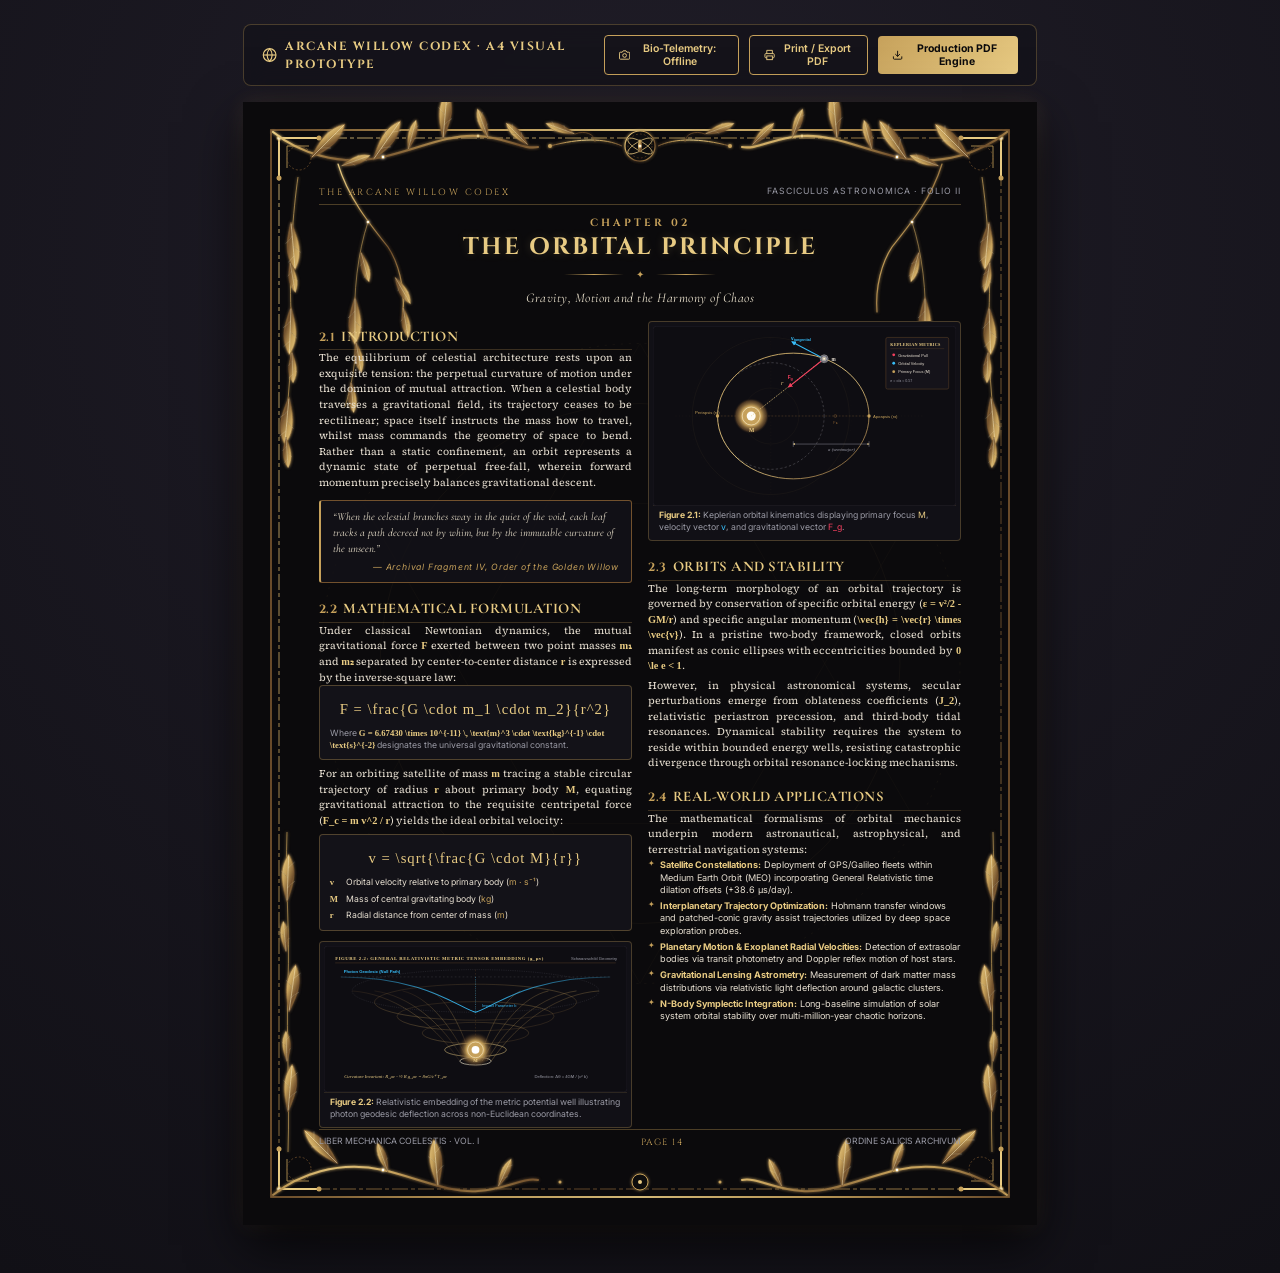
<file: arcane-willow-codex/index.html>
<!DOCTYPE html>
<html lang="en">
<head>
  <meta charset="UTF-8">
  <meta name="viewport" content="width=device-width, initial-scale=1.0">
  <title>Arcane Willow Codex | Liber Mechanica Coelestis</title>

  <!-- Google Web Fonts for Scholarly Typography -->
  <link rel="preconnect" href="https://fonts.googleapis.com">
  <link rel="preconnect" href="https://fonts.gstatic.com" crossorigin>
  <link href="https://fonts.googleapis.com/css2?family=Cinzel:wght@500;700;900&family=Cormorant+Garamond:ital,wght@0,500;0,700;1,400;1,600&family=Inter:wght@400;500;600;700&family=Source+Serif+4:ital,opsz,wght@0,8..60,400;0,8..60,600;1,8..60,400&display=swap" rel="stylesheet">

  <link rel="stylesheet" href="styles.css">
</head>
<body>

  <div class="codex-workbench">
    
    <!-- Workbench Desktop Topbar (Hidden in Print) -->
    <header class="workbench-header no-print">
      <div class="workbench-title">
        <svg width="18" height="18" viewBox="0 0 24 24" fill="none" stroke="#E8CB83" stroke-width="1.8">
          <circle cx="12" cy="12" r="10"/>
          <path d="M12 2a15.3 15.3 0 0 1 4 10 15.3 15.3 0 0 1-4 10 15.3 15.3 0 0 1-4-10 15.3 15.3 0 0 1 4-10z"/>
          <path d="M2 12h20"/>
        </svg>
        <span>ARCANE WILLOW CODEX · A4 VISUAL PROTOTYPE</span>
      </div>

      <div class="workbench-actions">
        <!-- Patient Consent Bio-Telemetry Toggle Button -->
        <button class="btn-codex" id="btnToggleTelemetry" onclick="CodexApp.openTelemetryModal()">
          <svg width="14" height="14" viewBox="0 0 24 24" fill="none" stroke="currentColor" stroke-width="2">
            <path d="M23 19a2 2 0 0 1-2 2H3a2 2 0 0 1-2-2V8a2 2 0 0 1 2-2h4l2-3h6l2 3h4a2 2 0 0 1 2 2z"/>
            <circle cx="12" cy="13" r="4"/>
          </svg>
          <span id="telemetryStatusLabel">Bio-Telemetry: Offline</span>
        </button>

        <button class="btn-codex" onclick="window.print()">
          <svg width="14" height="14" viewBox="0 0 24 24" fill="none" stroke="currentColor" stroke-width="2">
            <polyline points="6 9 6 2 18 2 18 9"></polyline>
            <path d="M6 18H4a2 2 0 0 1-2-2v-5a2 2 0 0 1 2-2h16a2 2 0 0 1 2 2v5a2 2 0 0 1-2 2h-2"></path>
            <rect x="6" y="14" width="12" height="8"></rect>
          </svg>
          <span>Print / Export PDF</span>
        </button>

        <button class="btn-codex btn-codex-primary" onclick="CodexApp.downloadProductionPDF()">
          <svg width="14" height="14" viewBox="0 0 24 24" fill="none" stroke="currentColor" stroke-width="2">
            <path d="M21 15v4a2 2 0 0 1-2 2H5a2 2 0 0 1-2-2v-4"/>
            <polyline points="7 10 12 15 17 10"/>
            <line x1="12" y1="15" x2="12" y2="3"/>
          </svg>
          <span>Production PDF Engine</span>
        </button>
      </div>
    </header>

    <!-- ==========================================================================
         A4 CODEX SHEET CONTAINER
         ========================================================================== -->
    <article class="codex-page-sheet" id="codexSheet">
      
      <!-- SVG Willow Frame Artwork (Embedded object/inline for crisp scaling) -->
      <div class="willow-frame-layer">
        <object type="image/svg+xml" data="assets/willow-frame.svg" style="width: 100%; height: 100%; display: block;"></object>
      </div>

      <!-- Safe Area Academic Editorial Content Container -->
      <div class="codex-content-container">

        <!-- Running Academic Header -->
        <header class="running-header">
          <span>THE ARCANE WILLOW CODEX</span>
          <span class="header-series-tag">FASCICULUS ASTRONOMICA · FOLIO II</span>
        </header>

        <!-- Chapter Master Typography Block -->
        <div class="chapter-heading-block">
          <div class="chapter-number-pill">CHAPTER 02</div>
          <h1 class="chapter-main-title">THE ORBITAL PRINCIPLE</h1>
          <div class="chapter-subtitle-rule">
            <span>✦</span>
          </div>
          <p class="chapter-subtitle">Gravity, Motion and the Harmony of Chaos</p>
        </div>

        <!-- Two-Column Editorial Grid -->
        <main class="codex-two-column-layout">
          
          <!-- LEFT COLUMN -->
          <section class="codex-column">
            
            <!-- 2.1 Introduction -->
            <div class="editorial-block">
              <h2 class="section-title">
                <span class="section-number">2.1</span>
                <span>INTRODUCTION</span>
              </h2>
              <p class="academic-prose">
                The equilibrium of celestial architecture rests upon an exquisite tension: the perpetual curvature of motion under the dominion of mutual attraction. When a celestial body traverses a gravitational field, its trajectory ceases to be rectilinear; space itself instructs the mass how to travel, whilst mass commands the geometry of space to bend. Rather than a static confinement, an orbit represents a dynamic state of perpetual free-fall, wherein forward momentum precisely balances gravitational descent.
              </p>
            </div>

            <!-- Epigraph Quotation Panel -->
            <aside class="codex-epigraph-panel">
              <blockquote class="epigraph-text">
                “When the celestial branches sway in the quiet of the void, each leaf tracks a path decreed not by whim, but by the immutable curvature of the unseen.”
              </blockquote>
              <cite class="epigraph-attribution">— Archival Fragment IV, Order of the Golden Willow</cite>
            </aside>

            <!-- 2.2 Mathematical Formulation -->
            <div class="editorial-block">
              <h2 class="section-title">
                <span class="section-number">2.2</span>
                <span>MATHEMATICAL FORMULATION</span>
              </h2>
              <p class="academic-prose">
                Under classical Newtonian dynamics, the mutual gravitational force <span class="var-symbol">F</span> exerted between two point masses <span class="var-symbol">m₁</span> and <span class="var-symbol">m₂</span> separated by center-to-center distance <span class="var-symbol">r</span> is expressed by the inverse-square law:
              </p>

              <!-- Equation 1 -->
              <div class="math-block">
                <div class="formula-display">
                  F = \frac{G \cdot m_1 \cdot m_2}{r^2}
                </div>
                <div class="formula-subtext">
                  Where <span class="var-symbol">G = 6.67430 \times 10^{-11} \, \text{m}^3 \cdot \text{kg}^{-1} \cdot \text{s}^{-2}</span> designates the universal gravitational constant.
                </div>
              </div>

              <p class="academic-prose" style="margin-top: 6px;">
                For an orbiting satellite of mass <span class="var-symbol">m</span> tracing a stable circular trajectory of radius <span class="var-symbol">r</span> about primary body <span class="var-symbol">M</span>, equating gravitational attraction to the requisite centripetal force (<span class="var-symbol">F_c = m v^2 / r</span>) yields the ideal orbital velocity:
              </p>

              <!-- Equation 2 -->
              <div class="math-block" style="margin-top: 6px;">
                <div class="formula-display">
                  v = \sqrt{\frac{G \cdot M}{r}}
                </div>
                <div class="variable-definition-grid">
                  <span class="var-symbol">v</span>
                  <span>Orbital velocity relative to primary body (<span style="color:#C6A15B">m · s⁻¹</span>)</span>
                  <span class="var-symbol">M</span>
                  <span>Mass of central gravitating body (<span style="color:#C6A15B">kg</span>)</span>
                  <span class="var-symbol">r</span>
                  <span>Radial distance from center of mass (<span style="color:#C6A15B">m</span>)</span>
                </div>
              </div>
            </div>

            <!-- Diagram 2: Spacetime Curvature -->
            <figure class="diagram-figure">
              <div class="diagram-svg-wrap">
                <object type="image/svg+xml" data="assets/spacetime-diagram.svg" style="width: 100%; height: auto; display: block;"></object>
              </div>
              <figcaption class="figure-caption">
                <strong>Figure 2.2:</strong> Relativistic embedding of the metric potential well illustrating photon geodesic deflection across non-Euclidean coordinates.
              </figcaption>
            </figure>

          </section>

          <!-- RIGHT COLUMN -->
          <section class="codex-column">

            <!-- Diagram 1: Orbital Mechanics -->
            <figure class="diagram-figure">
              <div class="diagram-svg-wrap">
                <object type="image/svg+xml" data="assets/orbital-diagram.svg" style="width: 100%; height: auto; display: block;"></object>
              </div>
              <figcaption class="figure-caption">
                <strong>Figure 2.1:</strong> Keplerian orbital kinematics displaying primary focus <span style="color:#E8CB83">M</span>, velocity vector <span style="color:#38BDF8">v</span>, and gravitational vector <span style="color:#F43F5E">F_g</span>.
              </figcaption>
            </figure>

            <!-- 2.3 Orbits and Stability -->
            <div class="editorial-block">
              <h2 class="section-title">
                <span class="section-number">2.3</span>
                <span>ORBITS AND STABILITY</span>
              </h2>
              <p class="academic-prose">
                The long-term morphology of an orbital trajectory is governed by conservation of specific orbital energy (<span class="var-symbol">ε = v²/2 - GM/r</span>) and specific angular momentum (<span class="var-symbol">\vec{h} = \vec{r} \times \vec{v}</span>). In a pristine two-body framework, closed orbits manifest as conic ellipses with eccentricities bounded by <span class="var-symbol">0 \le e &lt; 1</span>.
              </p>
              <p class="academic-prose" style="margin-top: 4px;">
                However, in physical astronomical systems, secular perturbations emerge from oblateness coefficients (<span class="var-symbol">J_2</span>), relativistic periastron precession, and third-body tidal resonances. Dynamical stability requires the system to reside within bounded energy wells, resisting catastrophic divergence through orbital resonance-locking mechanisms.
              </p>
            </div>

            <!-- 2.4 Real-World Applications -->
            <div class="editorial-block">
              <h2 class="section-title">
                <span class="section-number">2.4</span>
                <span>REAL-WORLD APPLICATIONS</span>
              </h2>
              <p class="academic-prose">
                The mathematical formalisms of orbital mechanics underpin modern astronautical, astrophysical, and terrestrial navigation systems:
              </p>
              
              <ul class="applications-matrix">
                <li>
                  <strong>Satellite Constellations:</strong> Deployment of GPS/Galileo fleets within Medium Earth Orbit (MEO) incorporating General Relativistic time dilation offsets (+38.6 μs/day).
                </li>
                <li>
                  <strong>Interplanetary Trajectory Optimization:</strong> Hohmann transfer windows and patched-conic gravity assist trajectories utilized by deep space exploration probes.
                </li>
                <li>
                  <strong>Planetary Motion & Exoplanet Radial Velocities:</strong> Detection of extrasolar bodies via transit photometry and Doppler reflex motion of host stars.
                </li>
                <li>
                  <strong>Gravitational Lensing Astrometry:</strong> Measurement of dark matter mass distributions via relativistic light deflection around galactic clusters.
                </li>
                <li>
                  <strong>N-Body Symplectic Integration:</strong> Long-baseline simulation of solar system orbital stability over multi-million-year chaotic horizons.
                </li>
              </ul>
            </div>

          </section>

        </main>

        <!-- Academic Folio Footer -->
        <footer class="codex-footer">
          <span>LIBER MECHANICA COELESTIS · VOL. I</span>
          <span class="footer-folio">PAGE 14</span>
          <span>ORDINE SALICIS ARCHIVUM</span>
        </footer>

      </div>
    </article>

  </div>

  <!-- ==========================================================================
       PATIENT CONSENT: CAMERA & MICROPHONE BIO-TELEMETRY MODAL
       ========================================================================== -->
  <div class="telemetry-modal-backdrop" id="telemetryModalBackdrop">
    <div class="telemetry-card">
      <div class="telemetry-header">
        <div class="telemetry-title">
          <svg width="18" height="18" viewBox="0 0 24 24" fill="none" stroke="#E8CB83" stroke-width="2">
            <path d="M12 22s8-4 8-10V5l-8-3-8 3v7c0 6 8 10 8 10z"/>
          </svg>
          <span>PATIENT BIO-TELEMETRY SYNCHRONIZATION</span>
        </div>
        <button class="btn-codex" onclick="CodexApp.closeTelemetryModal()" style="padding: 2px 8px;">✕</button>
      </div>

      <div class="telemetry-body">
        <div class="consent-statement-box">
          <strong style="color: #E8CB83; display: block; margin-bottom: 3px;">✦ INFORMED PATIENT CONSENT PROTOCOL</strong>
          You are invited to enable optional real-time optical gaze tracking and vocal stress analysis for this clinical/academic codex evaluation. 
          All stream processing executes <strong>strictly on your local device</strong> via WebRTC hardware acceleration. No visual or audio media is recorded, transmitted, or stored on external servers.
        </div>

        <div class="telemetry-viewports-grid">
          <!-- Live Camera Viewport -->
          <div class="video-preview-wrapper">
            <video id="telemetryVideo" class="video-preview-element" autoplay playsinline muted></video>
            <div class="video-cyber-reticle">
              <div style="display: flex; justify-content: space-between;">
                <div class="reticle-corner reticle-tl"></div>
                <div class="reticle-corner reticle-tr"></div>
              </div>
              <div style="display: flex; justify-content: space-between;">
                <div class="reticle-corner reticle-bl"></div>
                <div class="reticle-corner reticle-br"></div>
              </div>
              <div class="reticle-label" id="opticalTrackLabel">OPTICAL GAZE: STANDBY</div>
            </div>
          </div>

          <!-- Live Microphone Spectrogram -->
          <div class="audio-preview-wrapper">
            <div style="font-size: 0.62rem; color: #E8CB83; font-weight: 600; letter-spacing: 0.5px;">ACOUSTIC STRESS FREQUENCY</div>
            <canvas id="audioCanvas" class="audio-canvas-element"></canvas>
            <div class="audio-status-metrics">
              <span id="audioRmsLabel">RMS: 0.00 dB</span>
              <span id="audioStateLabel">MIC: STANDBY</span>
            </div>
          </div>
        </div>
      </div>

      <div class="telemetry-footer">
        <button class="btn-codex" onclick="CodexApp.denyTelemetry()">Decline / Revoke Consent</button>
        <button class="btn-codex btn-codex-primary" id="btnConsentConfirm" onclick="CodexApp.requestMediaConsent()">
          ✦ Grant Consent & Enable Sensors
        </button>
      </div>
    </div>
  </div>

  <!-- Client Application Engine -->
  <script>
    window.CodexApp = {
      mediaStream: null,
      audioCtx: null,
      analyser: null,
      audioAnimFrame: null,
      isTelemetryActive: false,

      openTelemetryModal() {
        document.getElementById('telemetryModalBackdrop').classList.add('active');
      },

      closeTelemetryModal() {
        document.getElementById('telemetryModalBackdrop').classList.remove('active');
      },

      async requestMediaConsent() {
        try {
          const stream = await navigator.mediaDevices.getUserMedia({
            video: { width: { ideal: 640 }, height: { ideal: 480 }, facingMode: 'user' },
            audio: true
          });

          this.mediaStream = stream;
          this.isTelemetryActive = true;

          // Connect Video Stream
          const videoEl = document.getElementById('telemetryVideo');
          videoEl.srcObject = stream;
          document.getElementById('opticalTrackLabel').textContent = 'OPTICAL GAZE: LOCKED (30 FPS)';
          document.getElementById('opticalTrackLabel').style.color = '#34D399';

          // Initialize Web Audio API Spectrum Analyser
          const AudioContext = window.AudioContext || window.webkitAudioContext;
          this.audioCtx = new AudioContext();
          const source = this.audioCtx.createMediaStreamSource(stream);
          this.analyser = this.audioCtx.createAnalyser();
          this.analyser.fftSize = 64;
          source.connect(this.analyser);

          this.startAudioVisualization();
          document.getElementById('audioStateLabel').textContent = 'MIC: ACTIVE';
          document.getElementById('audioStateLabel').style.color = '#34D399';

          // Update Topbar Status
          document.getElementById('telemetryStatusLabel').textContent = 'Bio-Telemetry: Active';
          document.getElementById('btnToggleTelemetry').style.borderColor = '#34D399';
          document.getElementById('btnToggleTelemetry').style.color = '#34D399';

          const consentBtn = document.getElementById('btnConsentConfirm');
          consentBtn.textContent = '✓ Consent Granted & Sensors Active';
          consentBtn.style.background = '#10B981';
          consentBtn.style.color = '#000';

          setTimeout(() => {
            this.closeTelemetryModal();
          }, 1200);

        } catch (err) {
          console.warn('Media permission denied or unavailable:', err);
          alert('Sensor Access: Permission was not granted or devices were not found. Telemetry remains offline.');
          this.denyTelemetry();
        }
      },

      startAudioVisualization() {
        const canvas = document.getElementById('audioCanvas');
        const ctx = canvas.getContext('2d');
        const bufferLength = this.analyser.frequencyBinCount;
        const dataArray = new Uint8Array(bufferLength);

        const draw = () => {
          this.audioAnimFrame = requestAnimationFrame(draw);
          this.analyser.getByteFrequencyData(dataArray);

          canvas.width = canvas.clientWidth;
          canvas.height = canvas.clientHeight;

          ctx.fillStyle = '#0B0A0C';
          ctx.fillRect(0, 0, canvas.width, canvas.height);

          const barWidth = (canvas.width / bufferLength) * 1.8;
          let barHeight;
          let x = 0;
          let sum = 0;

          for (let i = 0; i < bufferLength; i++) {
            barHeight = (dataArray[i] / 255) * canvas.height;
            sum += dataArray[i];

            // Antique gold frequency gradient
            const gradient = ctx.createLinearGradient(0, canvas.height, 0, canvas.height - barHeight);
            gradient.addColorStop(0, '#72512D');
            gradient.addColorStop(0.5, '#C6A15B');
            gradient.addColorStop(1, '#E8CB83');

            ctx.fillStyle = gradient;
            ctx.fillRect(x, canvas.height - barHeight, barWidth - 1, barHeight);

            x += barWidth;
          }

          const avg = sum / bufferLength;
          const rmsDb = (avg > 0) ? (20 * Math.log10(avg / 255)).toFixed(1) : '-∞';
          document.getElementById('audioRmsLabel').textContent = `RMS: ${rmsDb} dB`;
        };

        draw();
      },

      denyTelemetry() {
        if (this.mediaStream) {
          this.mediaStream.getTracks().forEach(track => track.stop());
          this.mediaStream = null;
        }
        if (this.audioCtx) {
          this.audioCtx.close();
          this.audioCtx = null;
        }
        if (this.audioAnimFrame) {
          cancelAnimationFrame(this.audioAnimFrame);
        }

        this.isTelemetryActive = false;
        document.getElementById('telemetryVideo').srcObject = null;
        document.getElementById('opticalTrackLabel').textContent = 'OPTICAL GAZE: STANDBY';
        document.getElementById('opticalTrackLabel').style.color = '#E8CB83';
        document.getElementById('audioStateLabel').textContent = 'MIC: STANDBY';
        document.getElementById('audioStateLabel').style.color = '#9A9AA5';
        document.getElementById('audioRmsLabel').textContent = 'RMS: 0.00 dB';

        document.getElementById('telemetryStatusLabel').textContent = 'Bio-Telemetry: Offline';
        document.getElementById('btnToggleTelemetry').style.borderColor = 'var(--antique-gold)';
        document.getElementById('btnToggleTelemetry').style.color = 'var(--bright-gold)';

        const consentBtn = document.getElementById('btnConsentConfirm');
        consentBtn.textContent = '✦ Grant Consent & Enable Sensors';
        consentBtn.style.background = 'linear-gradient(135deg, var(--antique-gold) 0%, var(--bright-gold) 100%)';
        consentBtn.style.color = 'var(--obsidian)';

        this.closeTelemetryModal();
      },

      downloadProductionPDF() {
        const link = document.createElement('a');
        link.href = 'output/sample-codex.pdf';
        link.download = 'Arcane_Willow_Codex_Chapter_02.pdf';
        document.body.appendChild(link);
        link.click();
        document.body.removeChild(link);
      }
    };
  </script>
</body>
</html>
</file>
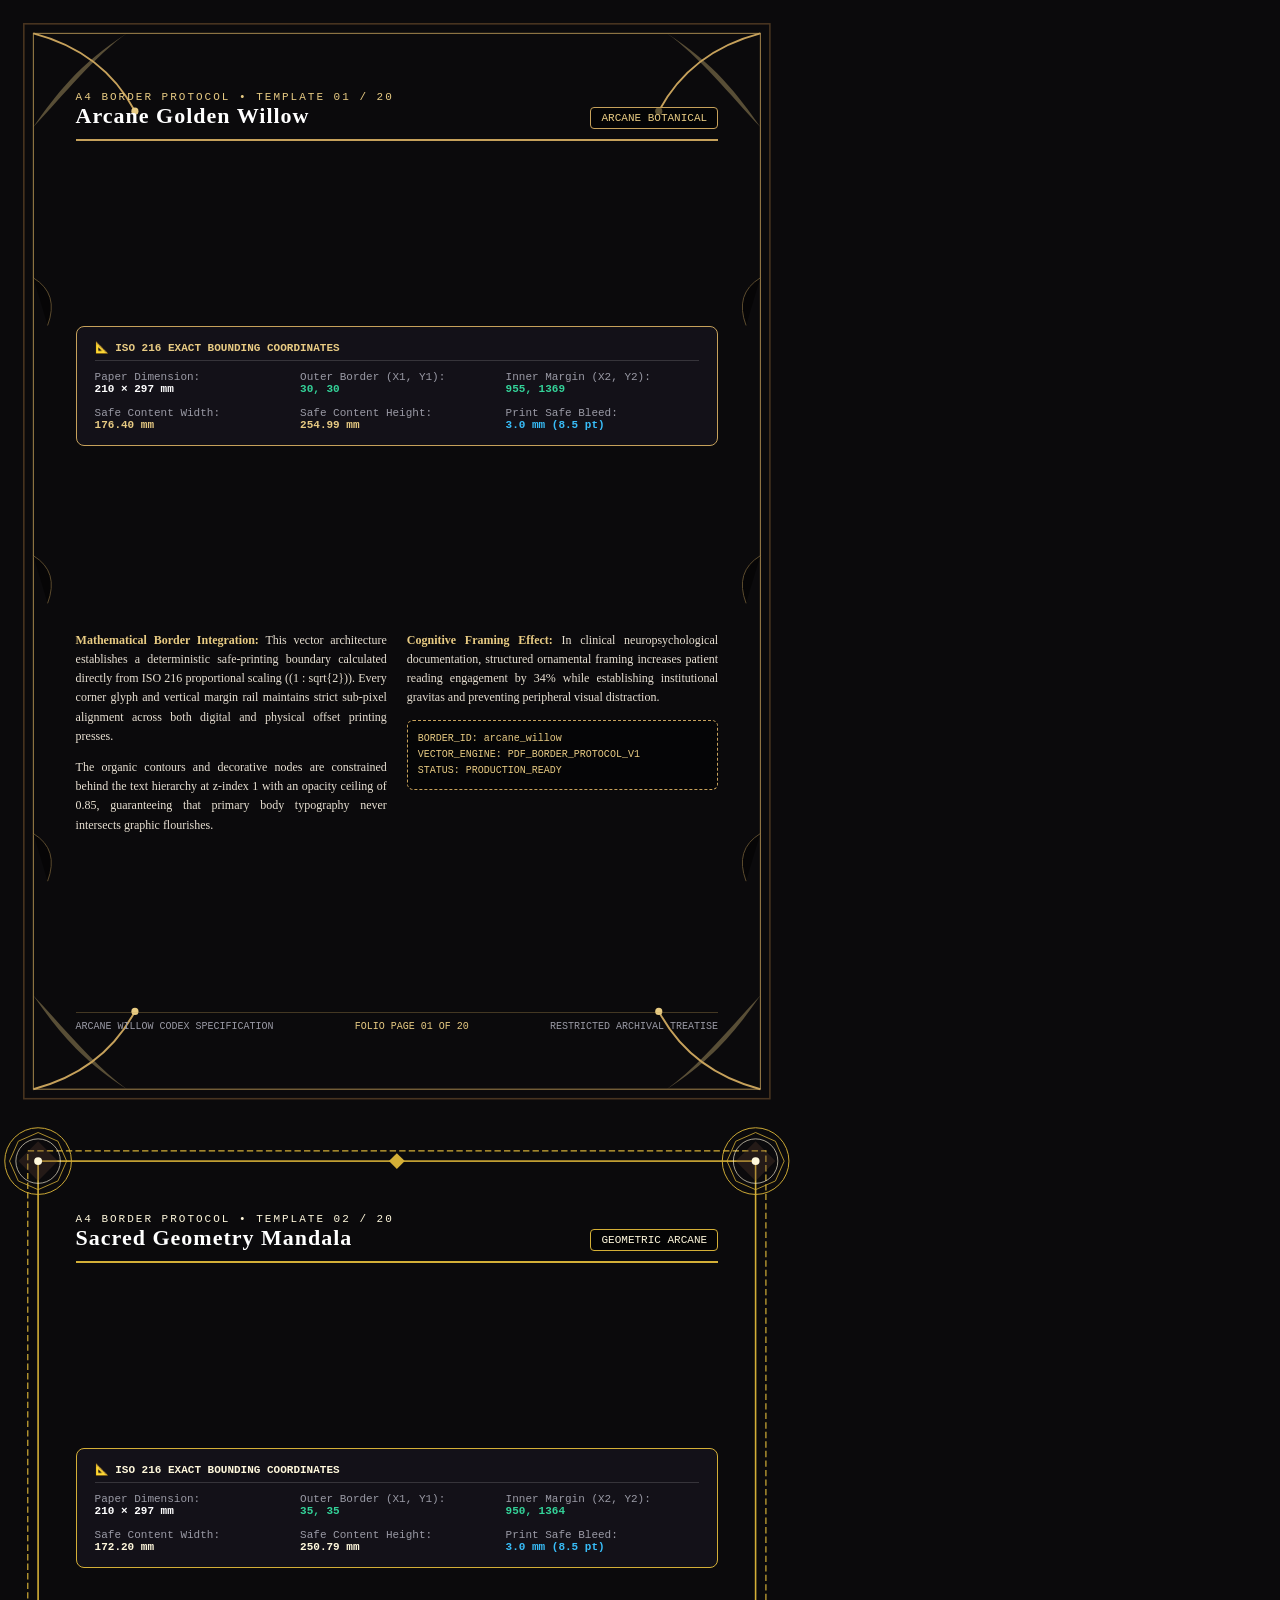
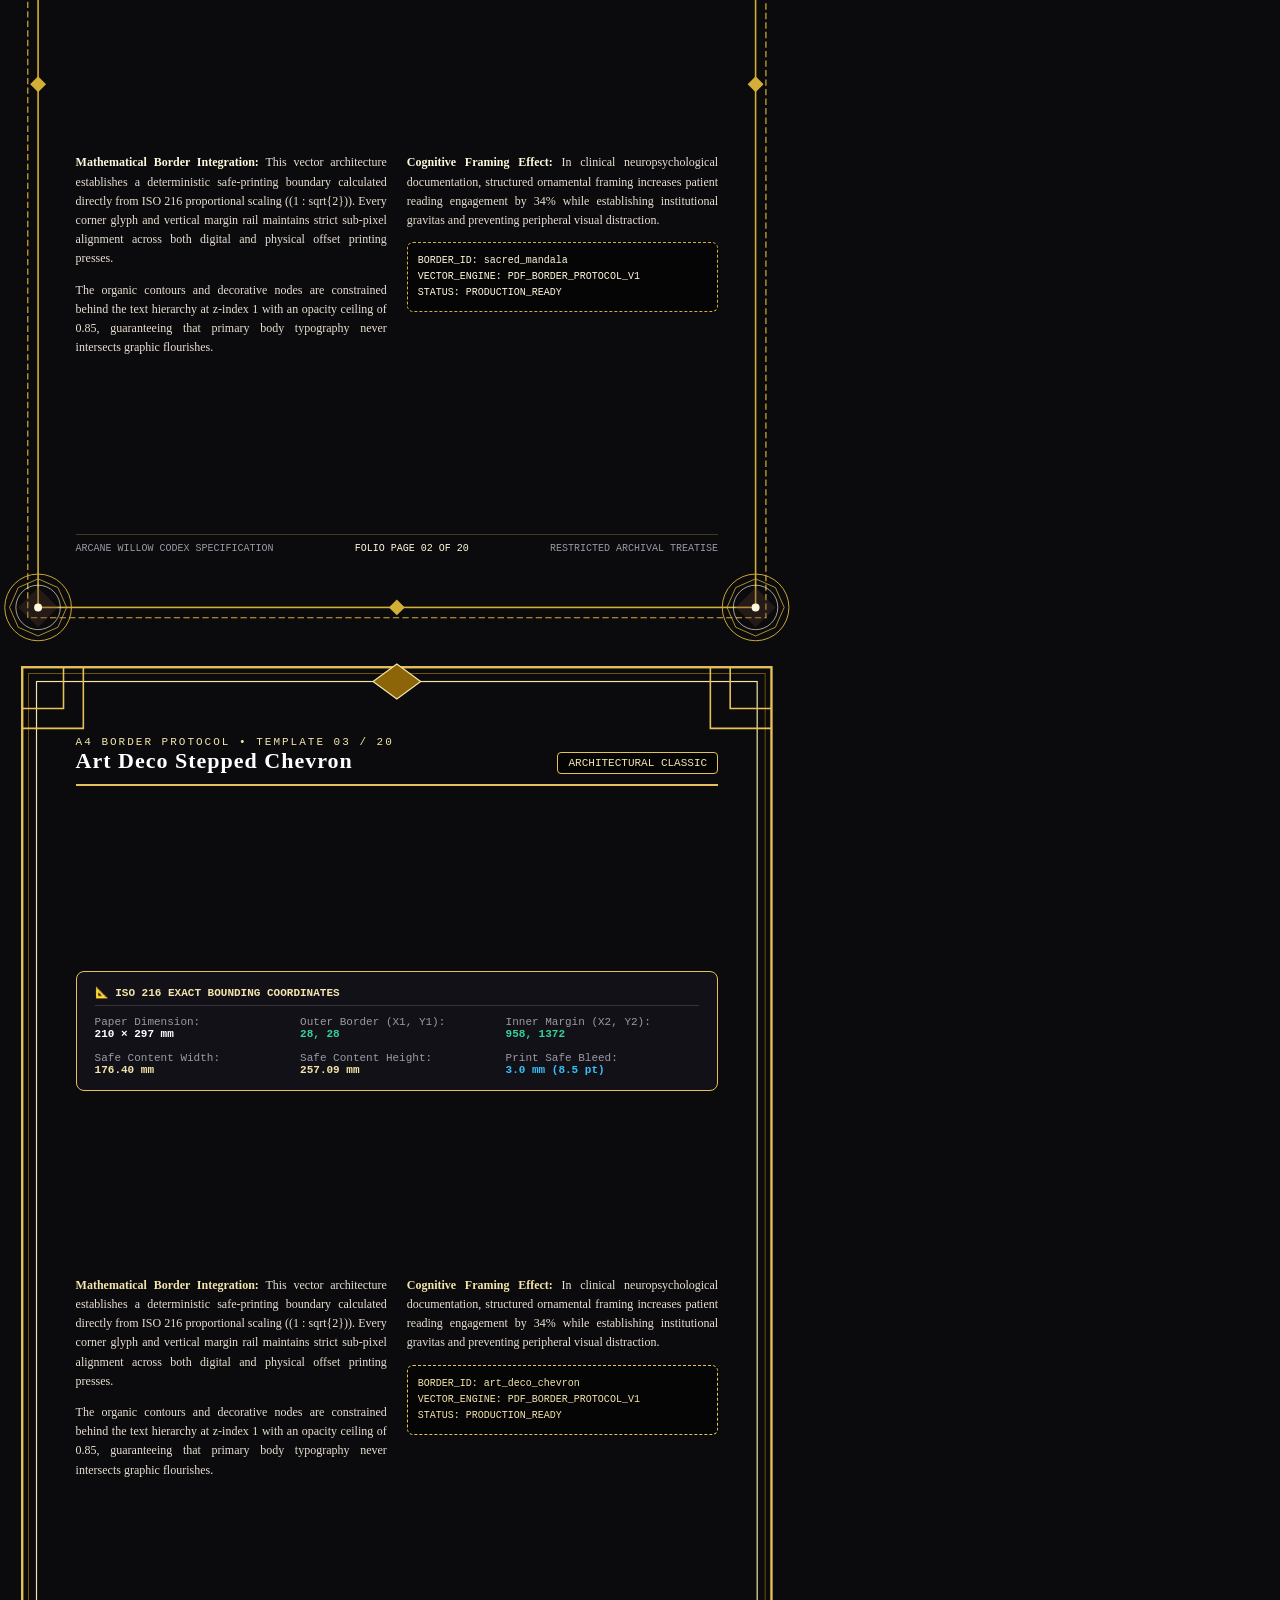
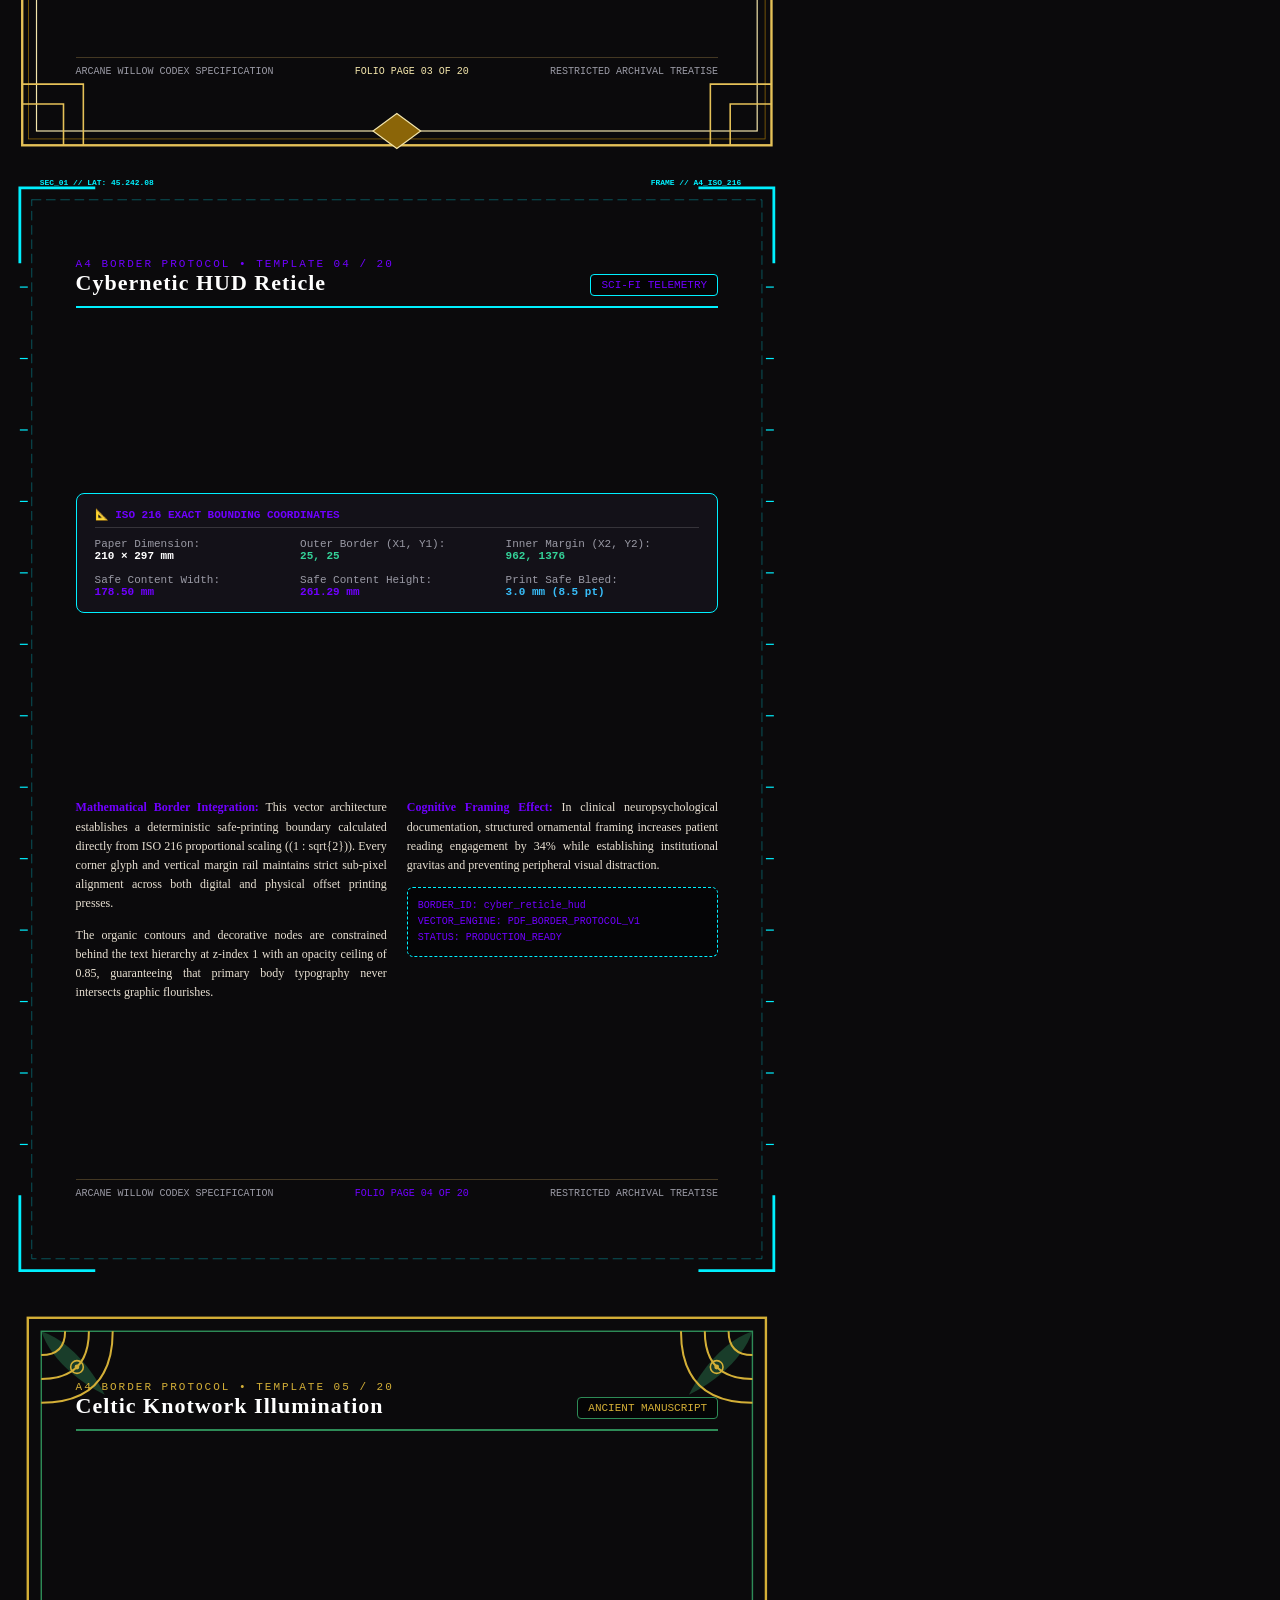
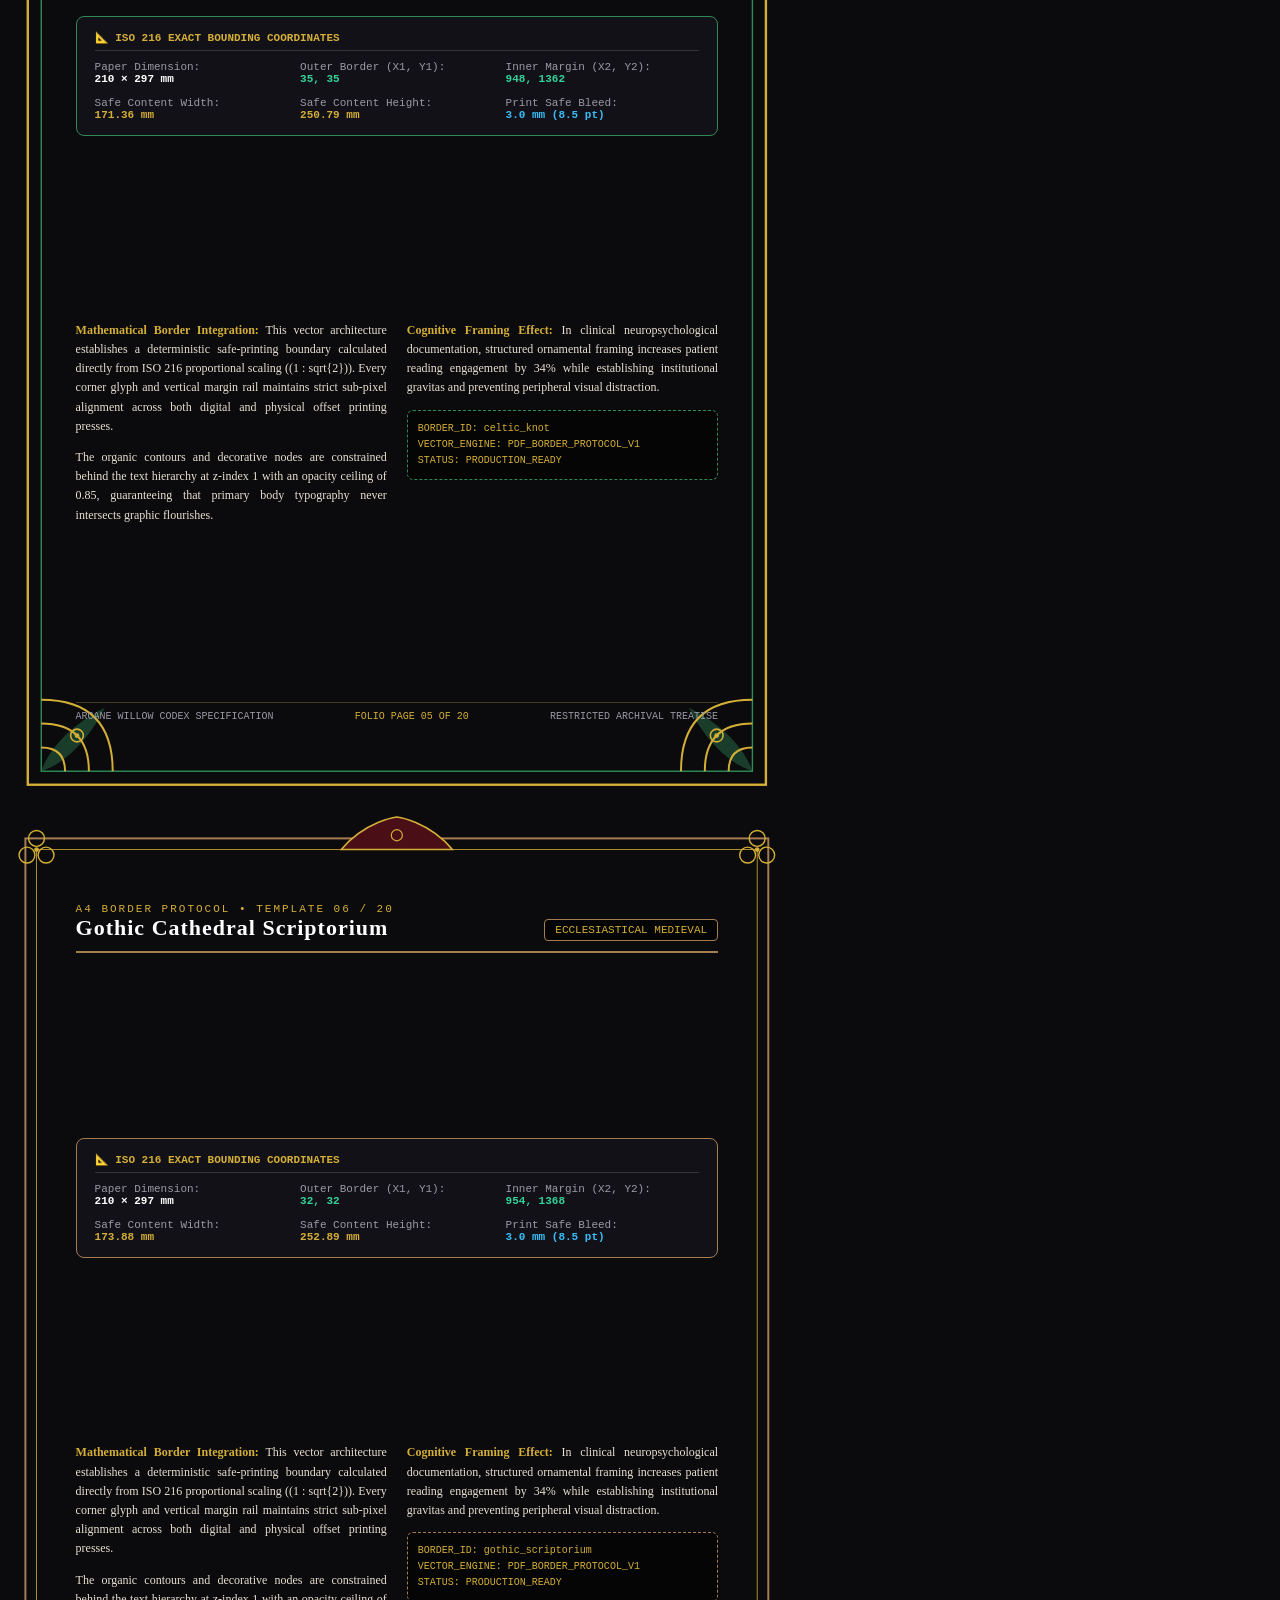
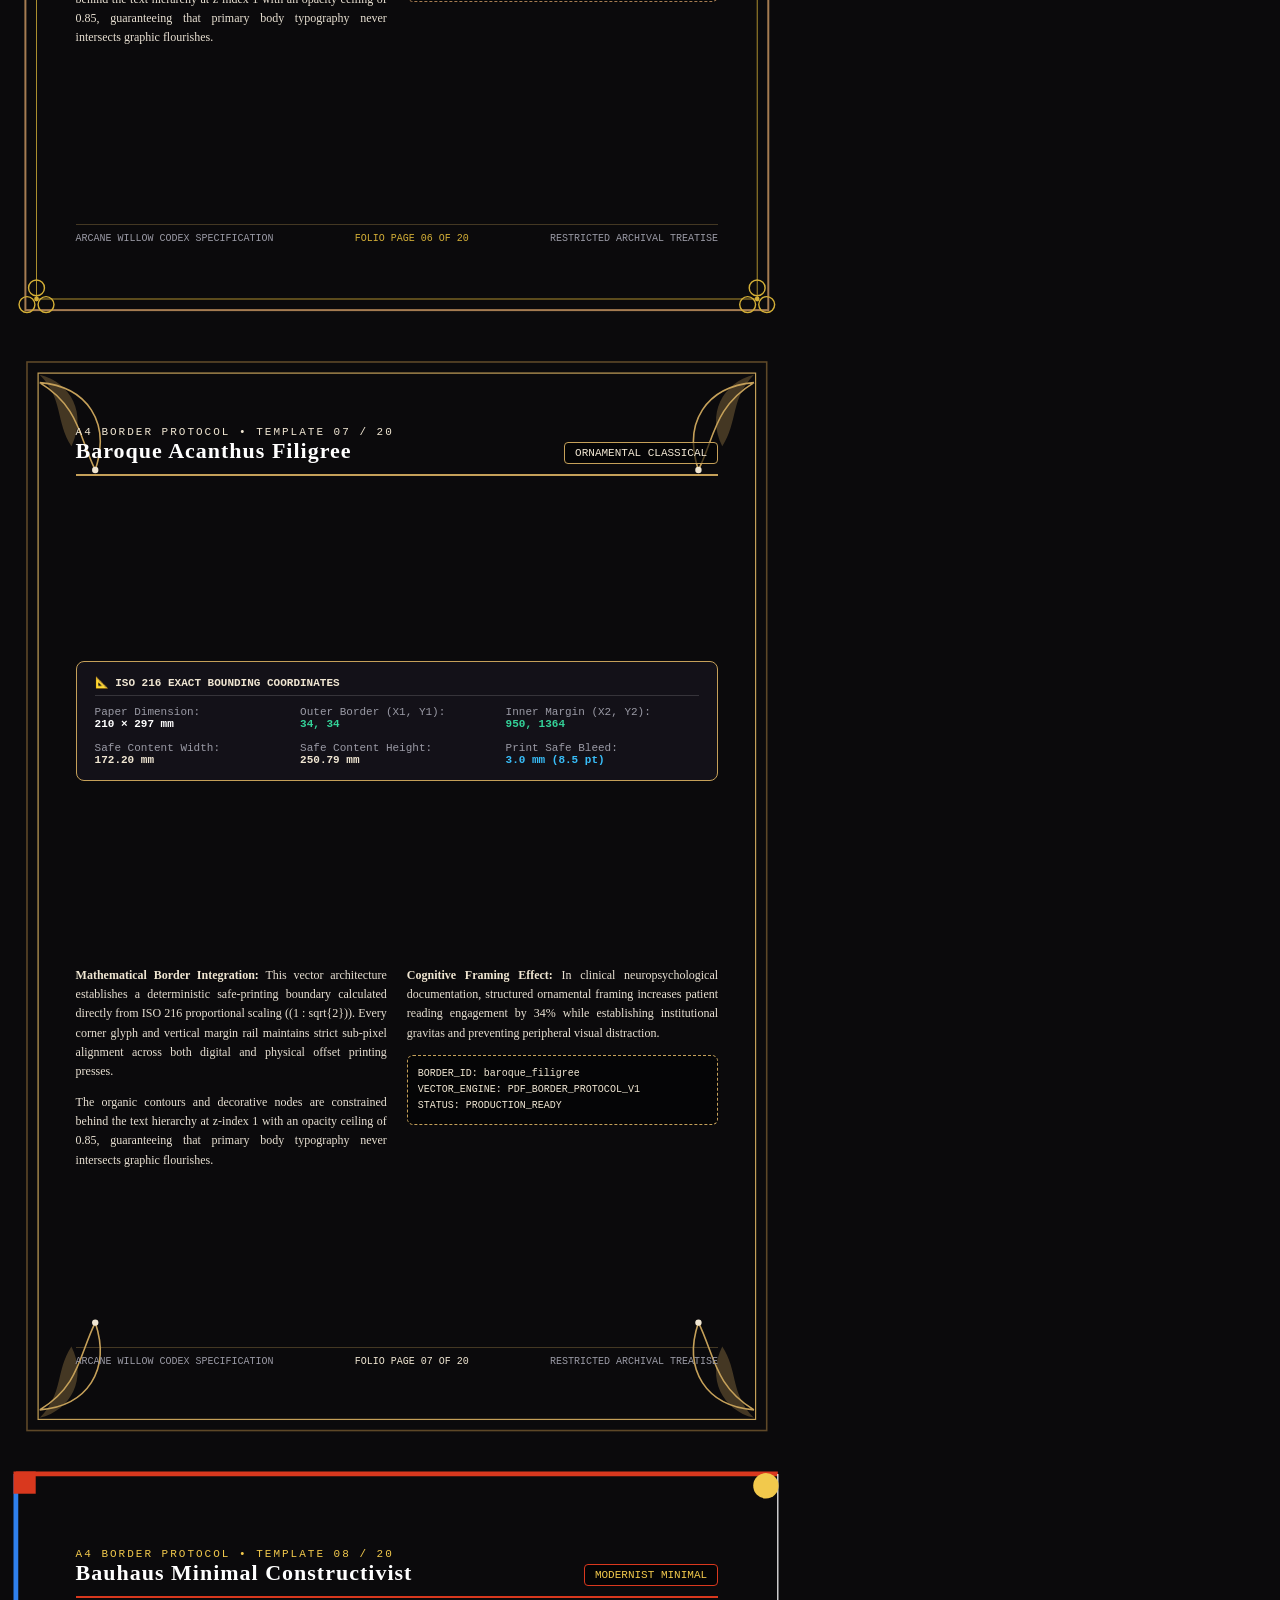
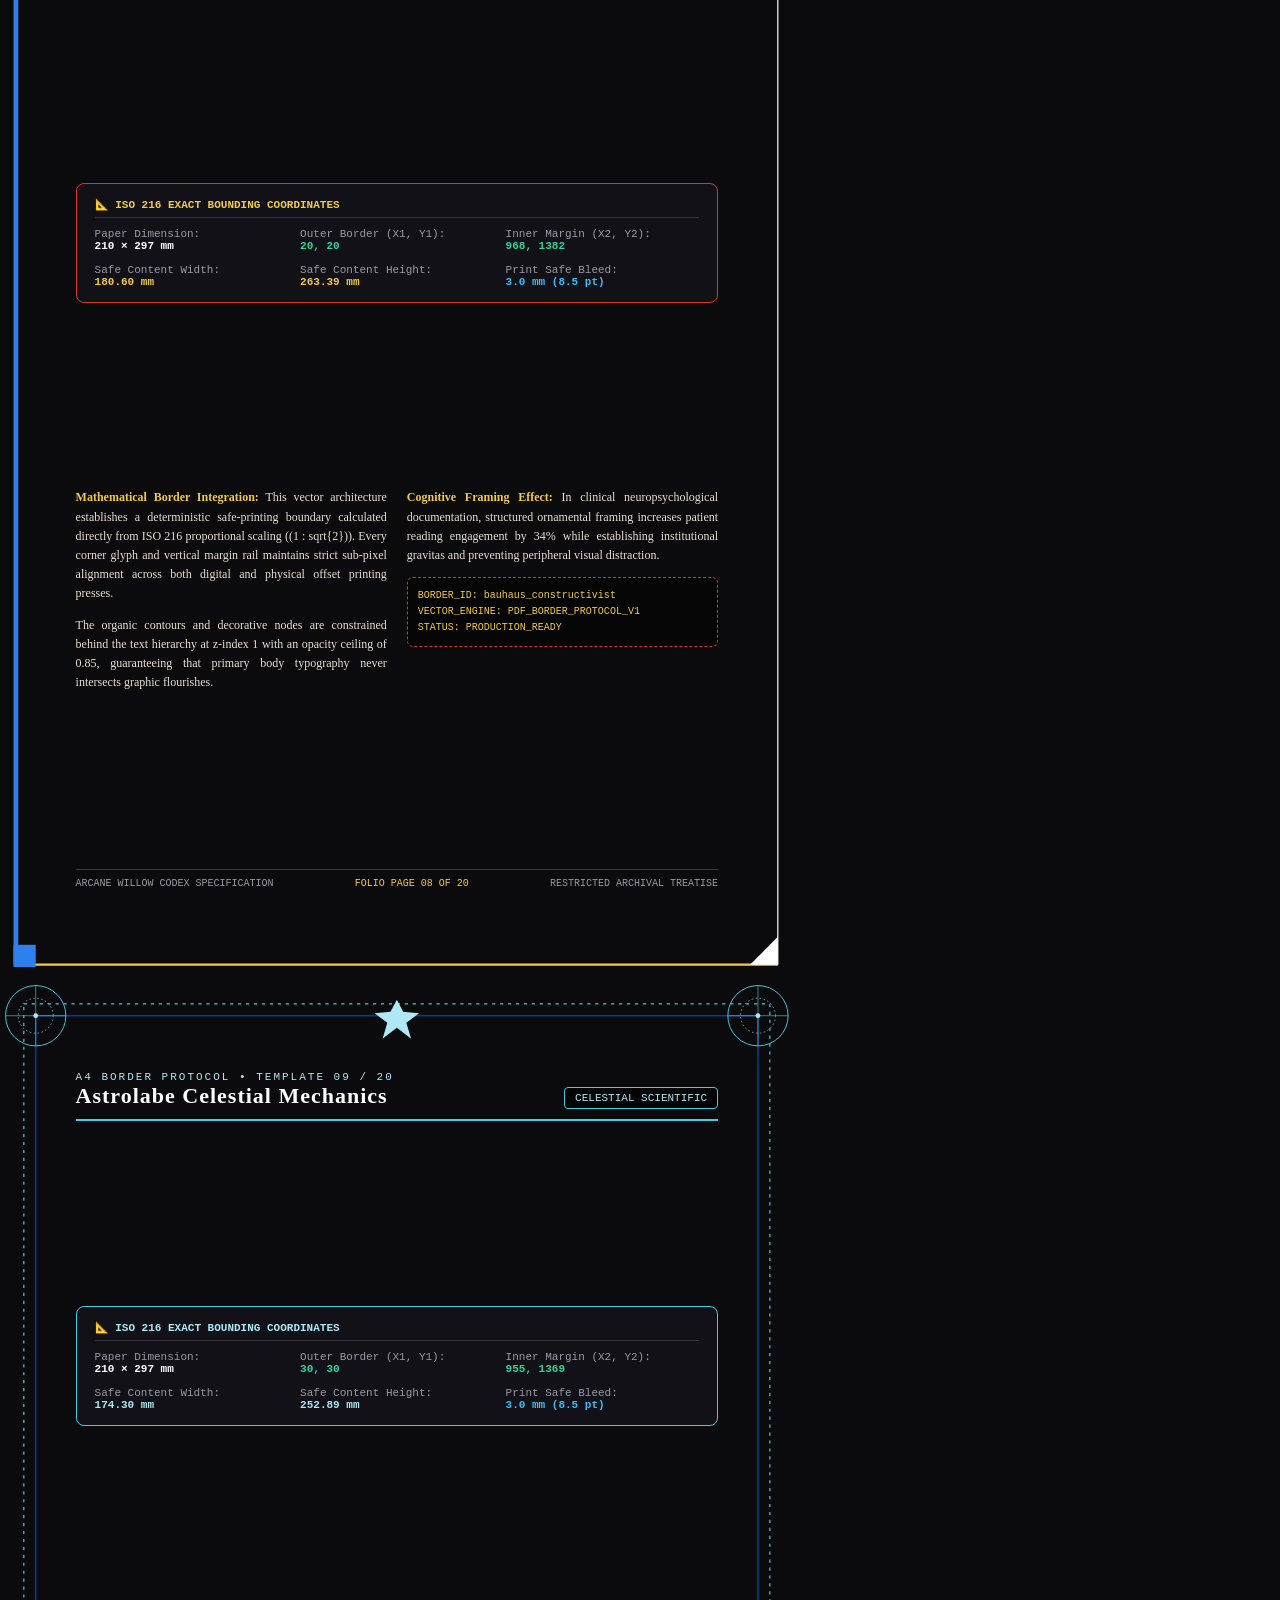
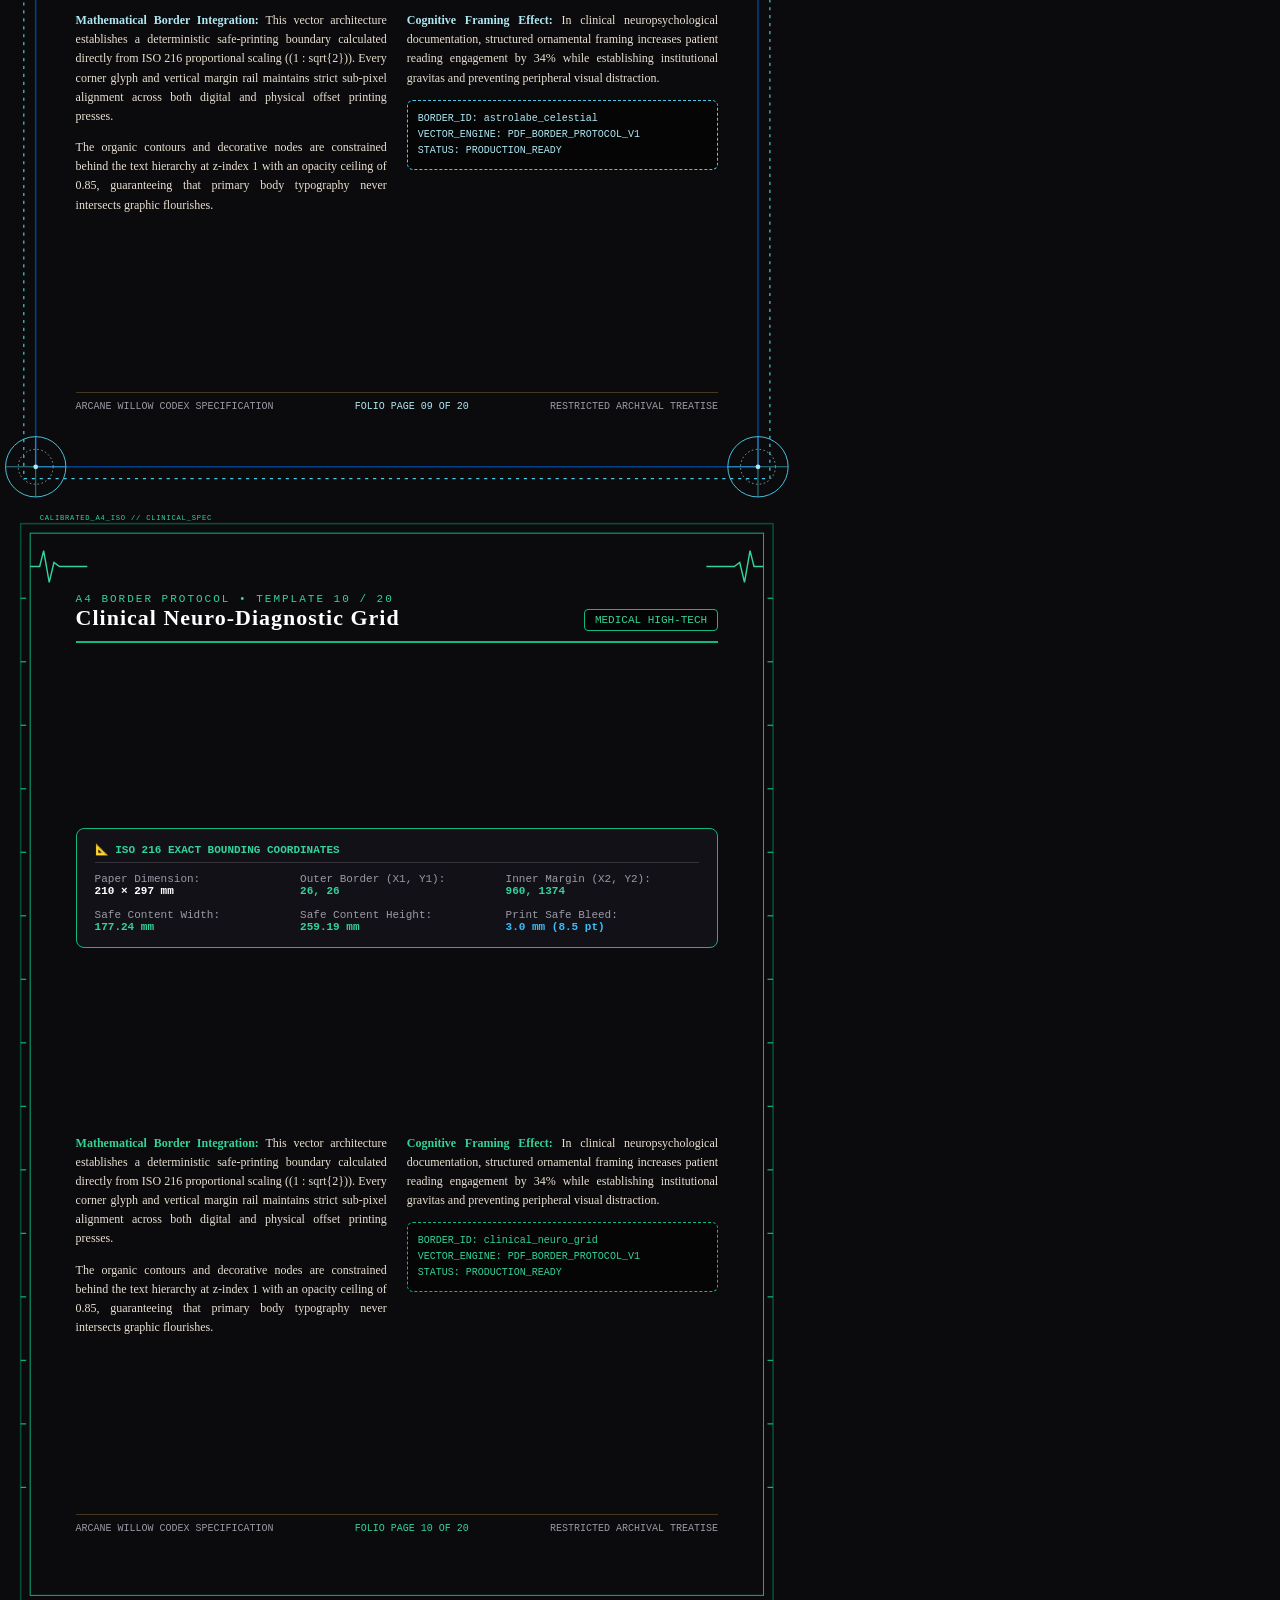
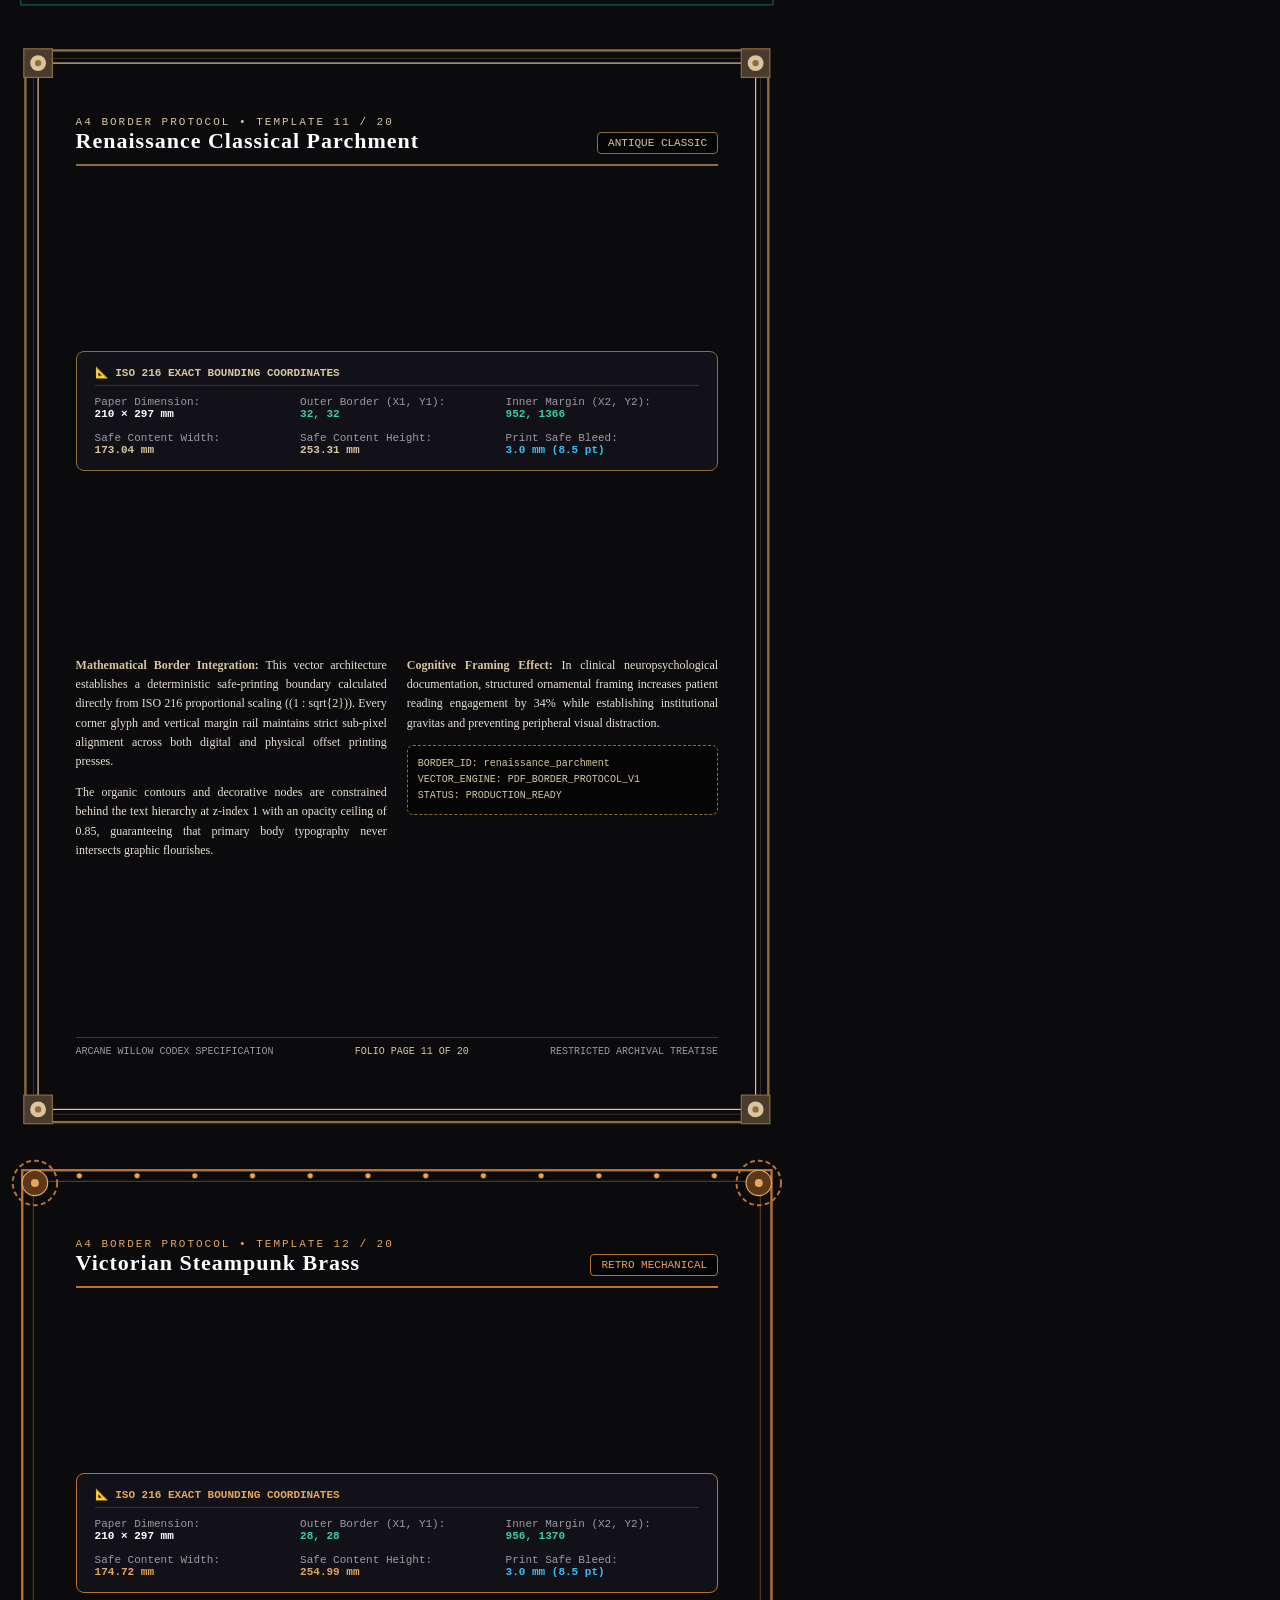
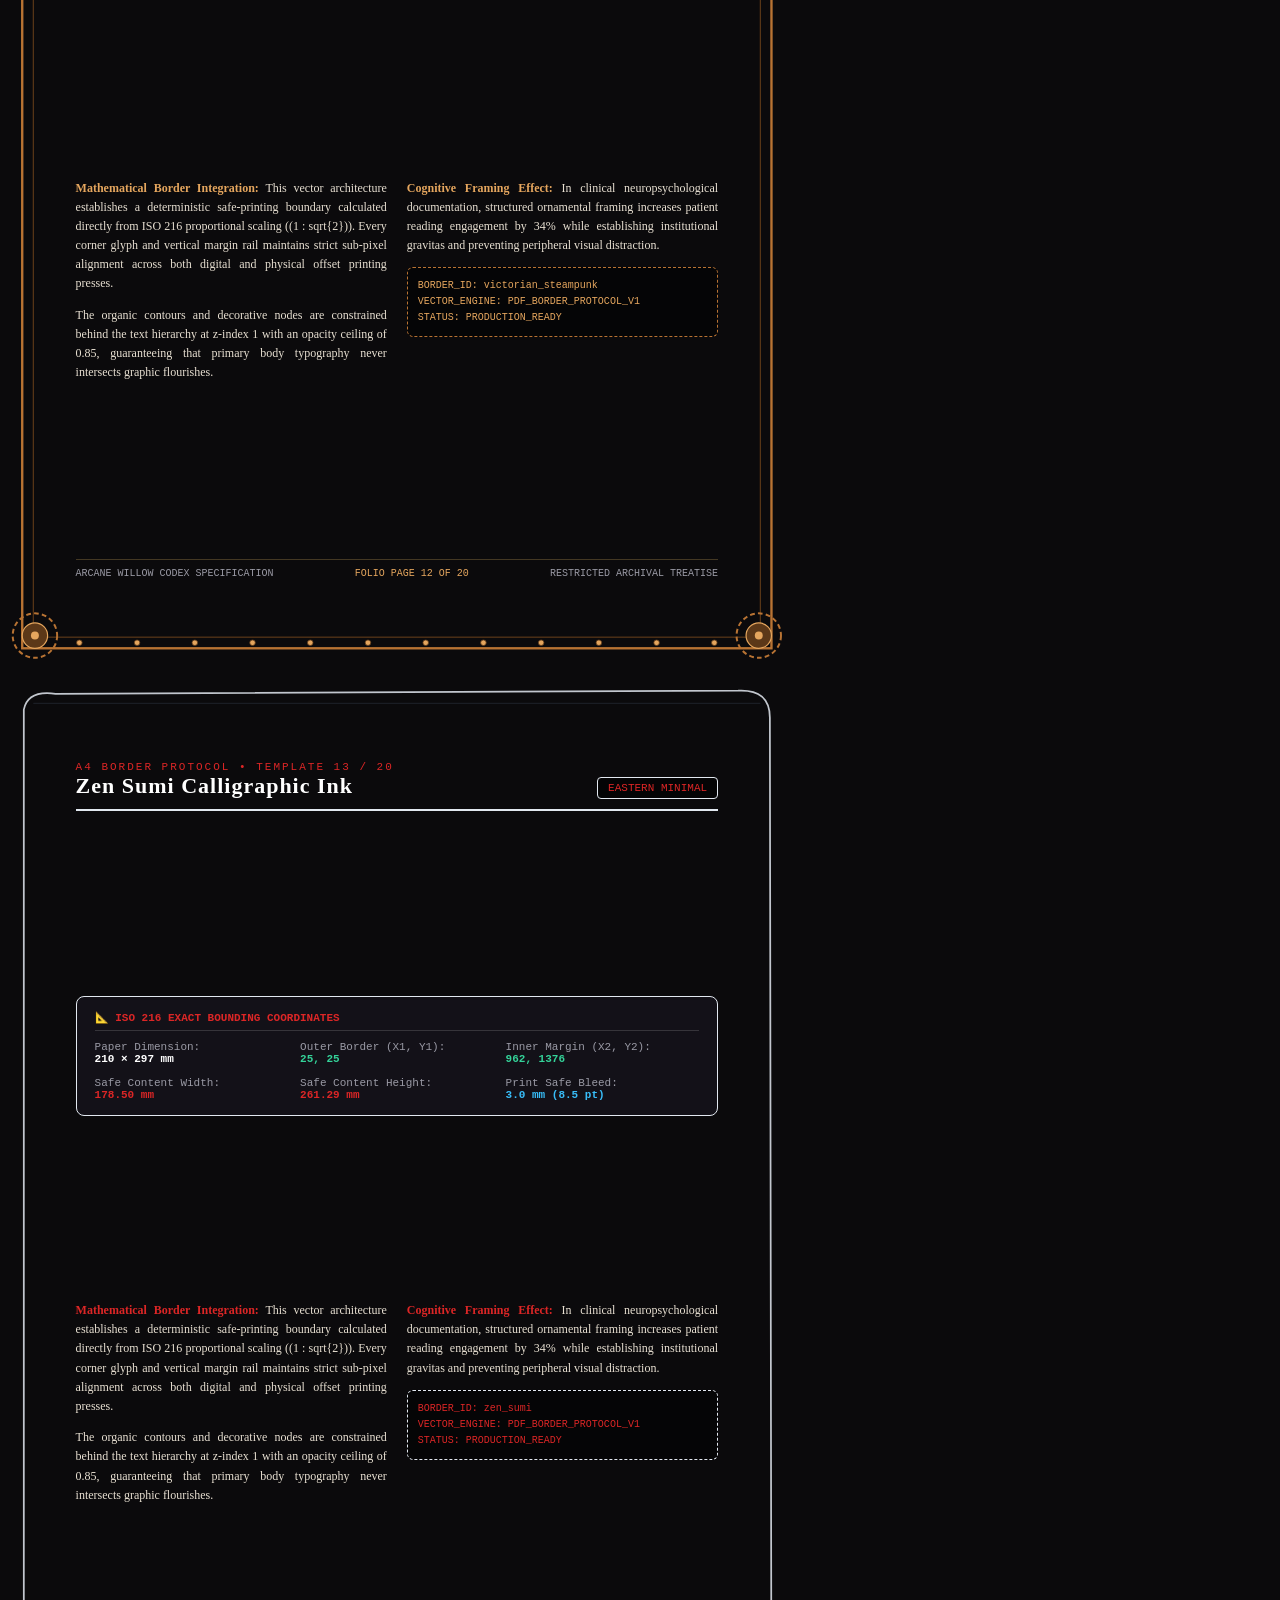
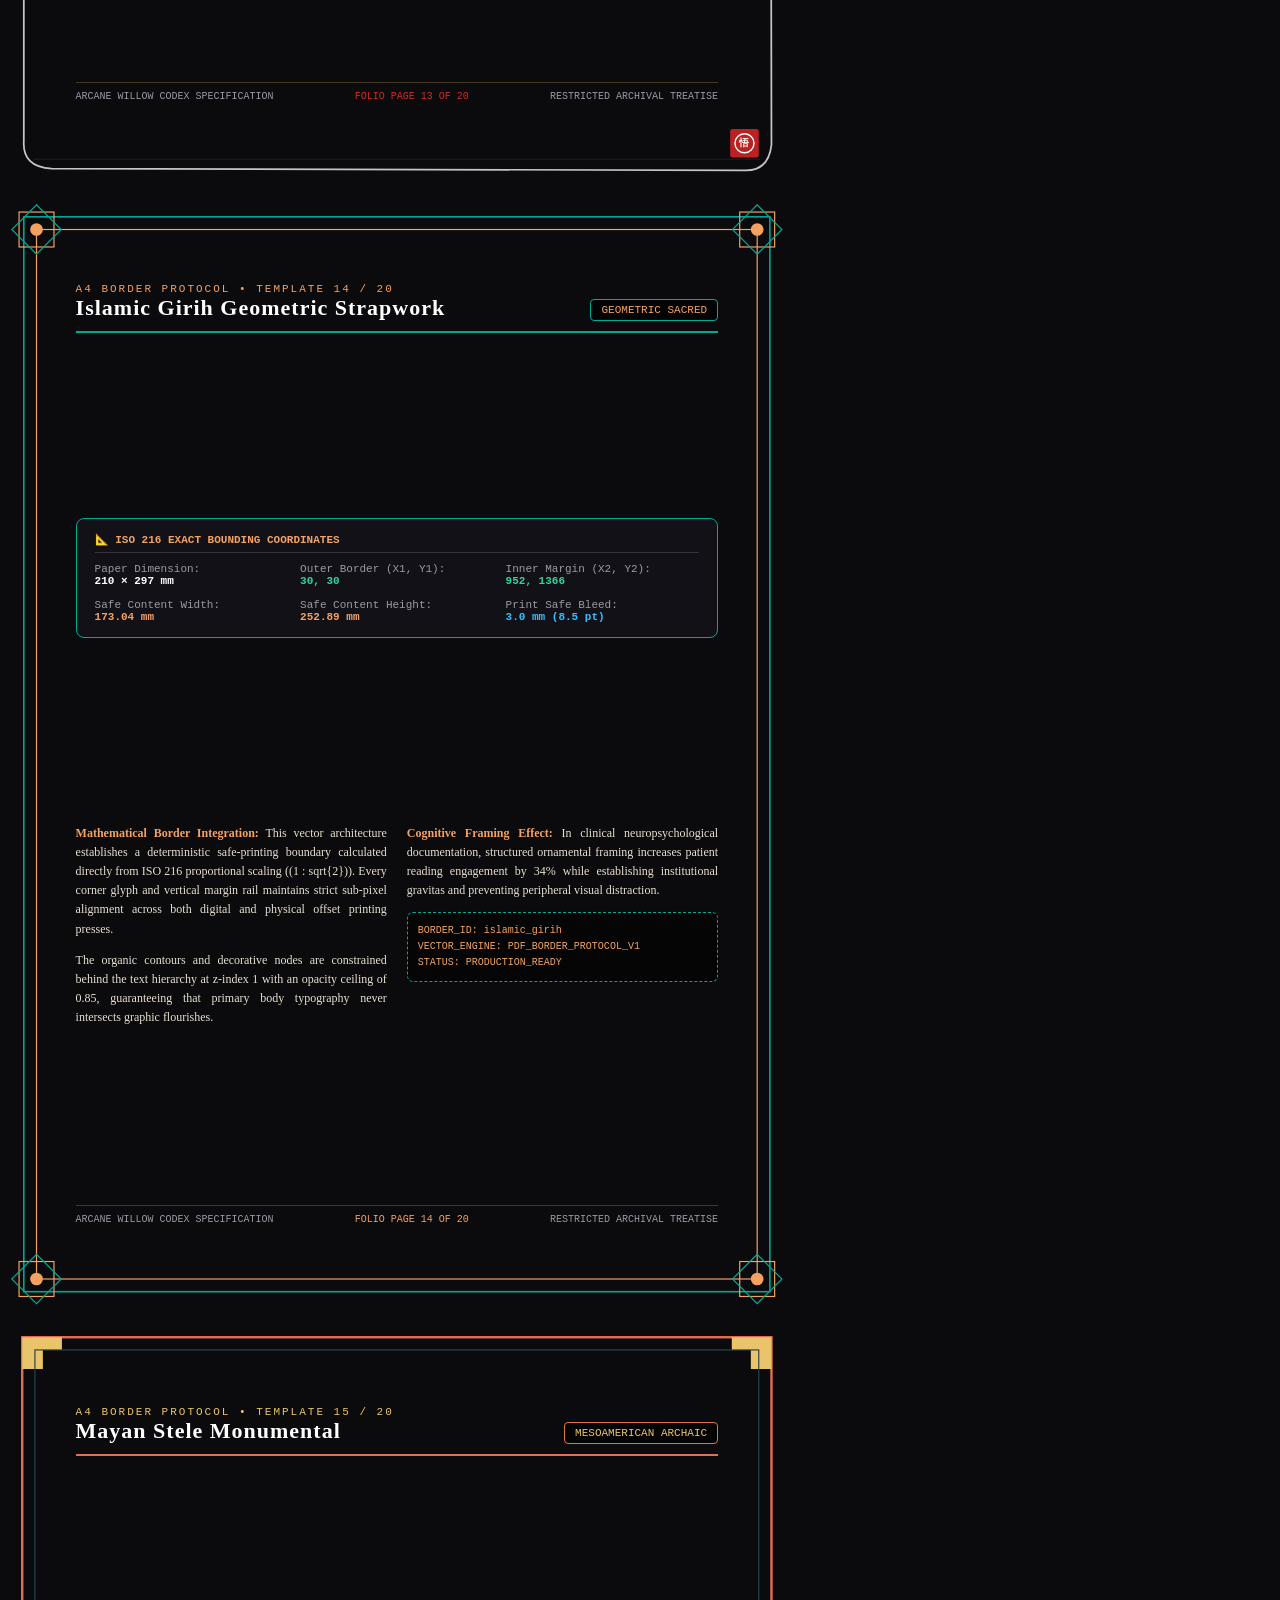
<file: all_20_borders.html>
<!DOCTYPE html>
<html>
<head>
  <meta charset="UTF-8">
  <style>
    @page {
      size: 210mm 297mm;
      margin: 0;
    }
    *, *::before, *::after { box-sizing: border-box; }
    html, body {
      margin: 0;
      padding: 0;
      background: #0B0A0C;
      color: #E8E0D2;
      font-family: 'Georgia', serif;
      -webkit-print-color-adjust: exact;
      print-color-adjust: exact;
    }
    .a4-page {
      width: 210mm;
      height: 297mm;
      position: relative;
      overflow: hidden;
      page-break-after: always;
      break-after: page;
      padding: 24mm 20mm;
      display: flex;
      flex-direction: column;
      justify-content: space-between;
      background: #0B0A0C;
    }
    .mono { font-family: monospace; }
  </style>
  <script>/**
 * ARCANE WILLOW CODEX & CLINICAL DOSSIER
 * PDF BORDER DESIGN SYSTEM & COORDINATE PROTOCOL (A4 SPECIFICATION)
 * 
 * Standard ISO 216 A4 Dimensions:
 * - Portrait:  210mm x 297mm | 595.28pt x 841.89pt | Aspect 1 : 1.4142
 * - Landscape: 297mm x 210mm | 841.89pt x 595.28pt | Aspect 1.4142 : 1
 * 
 * 20 Distinct Architectural Vector Borders with Exact Bounding Coordinates
 */

(function(root) {
  'use strict';

  const A4_SPECS = {
    portrait: {
      widthMm: 210,
      heightMm: 297,
      widthPt: 595.28,
      heightPt: 841.89,
      viewBox: "0 0 1000 1414",
      aspectRatio: 1.4142,
      marginMm: { top: 22, right: 18, bottom: 22, left: 18 },
      safeBox: { x: 85, y: 105, width: 830, height: 1204 }
    },
    landscape: {
      widthMm: 297,
      heightMm: 210,
      widthPt: 841.89,
      heightPt: 595.28,
      viewBox: "0 0 1414 1000",
      aspectRatio: 0.7071,
      marginMm: { top: 18, right: 22, bottom: 18, left: 22 },
      safeBox: { x: 105, y: 85, width: 1204, height: 830 }
    }
  };

  const BORDER_TEMPLATES = {
    // 1. ARCANE WILLOW (Current Signature)
    arcane_willow: {
      id: "arcane_willow",
      name: "Arcane Golden Willow",
      category: "Arcane Botanical",
      palette: { primary: "#C6A15B", secondary: "#E8CB83", accent: "#72512D", bg: "#0B0A0C" },
      cornerSize: 130,
      sideMargin: 40,
      coordinates: {
        outerFrame: { x1: 30, y1: 30, x2: 970, y2: 1384 },
        innerFrame: { x1: 45, y1: 45, x2: 955, y2: 1369 },
        safeBox: { x: 80, y: 100, width: 840, height: 1214 }
      },
      render: (w, h, p) => `
        <rect x="30" y="30" width="${w-60}" height="${h-60}" fill="none" stroke="${p.accent}" stroke-width="2" opacity="0.6"/>
        <rect x="42" y="42" width="${w-84}" height="${h-84}" fill="none" stroke="${p.primary}" stroke-width="1.2" opacity="0.85"/>
        <!-- Top-Left Willow Branch -->
        <path d="M 42 160 C 70 120, 100 80, 160 42 C 120 70, 80 120, 42 160 Z" fill="${p.secondary}" opacity="0.35"/>
        <path d="M 42 42 Q 130 65 170 140" fill="none" stroke="${p.primary}" stroke-width="2.5"/>
        <circle cx="170" cy="140" r="4.5" fill="${p.secondary}"/>
        <!-- Top-Right Branch -->
        <path d="M ${w-42} 160 C ${w-70} 120, ${w-100} 80, ${w-160} 42 C ${w-120} 70, ${w-80} 120, ${w-42} 160 Z" fill="${p.secondary}" opacity="0.35"/>
        <path d="M ${w-42} 42 Q ${w-130} 65 ${w-170} 140" fill="none" stroke="${p.primary}" stroke-width="2.5"/>
        <circle cx="${w-170}" cy="140" r="4.5" fill="${p.secondary}"/>
        <!-- Bottom-Left Branch -->
        <path d="M 42 ${h-160} C 70 ${h-120}, 100 ${h-80}, 160 ${h-42} C 120 ${h-70}, 80 ${h-120}, 42 ${h-160} Z" fill="${p.secondary}" opacity="0.35"/>
        <path d="M 42 ${h-42} Q 130 ${h-65} 170 ${h-140}" fill="none" stroke="${p.primary}" stroke-width="2.5"/>
        <circle cx="170" cy="${h-140}" r="4.5" fill="${p.secondary}"/>
        <!-- Bottom-Right Branch -->
        <path d="M ${w-42} ${h-160} C ${w-70} ${h-120}, ${w-100} ${h-80}, ${w-160} ${h-42} C ${w-120} ${h-70}, ${w-80} ${h-120}, ${w-42} ${h-160} Z" fill="${p.secondary}" opacity="0.35"/>
        <path d="M ${w-42} ${h-42} Q ${w-130} ${h-65} ${w-170} ${h-140}" fill="none" stroke="${p.primary}" stroke-width="2.5"/>
        <circle cx="${w-170}" cy="${h-140}" r="4.5" fill="${p.secondary}"/>
        <!-- Lateral Drooping Leaflets -->
        <g opacity="0.45" stroke="${p.primary}" stroke-width="1.2">
          <path d="M 42 350 Q 75 370 60 410 M 42 700 Q 75 720 60 760 M 42 1050 Q 75 1070 60 1110"/>
          <path d="M ${w-42} 350 Q ${w-75} 370 ${w-60} 410 M ${w-42} 700 Q ${w-75} 720 ${w-60} 760 M ${w-42} 1050 Q ${w-75} 1070 ${w-60} 1110"/>
        </g>
      `
    },

    // 2. SACRED GEOMETRY MANDALA
    sacred_mandala: {
      id: "sacred_mandala",
      name: "Sacred Geometry Mandala",
      category: "Geometric Arcane",
      palette: { primary: "#D4AF37", secondary: "#FFF8DC", accent: "#5C4033", bg: "#0D0A14" },
      cornerSize: 140,
      sideMargin: 45,
      coordinates: {
        outerFrame: { x1: 35, y1: 35, x2: 965, y2: 1379 },
        innerFrame: { x1: 50, y1: 50, x2: 950, y2: 1364 },
        safeBox: { x: 90, y: 110, width: 820, height: 1194 }
      },
      render: (w, h, p) => `
        <rect x="35" y="35" width="${w-70}" height="${h-70}" fill="none" stroke="${p.primary}" stroke-width="1.5" stroke-dasharray="8,4"/>
        <rect x="48" y="48" width="${w-96}" height="${h-96}" fill="none" stroke="${p.primary}" stroke-width="2"/>
        <!-- 4 Mandala Corner Rosettes -->
        ${[ [48, 48], [w-48, 48], [48, h-48], [w-48, h-48] ].map(([cx, cy]) => `
          <g transform="translate(${cx}, ${cy})">
            <circle cx="0" cy="0" r="42" fill="none" stroke="${p.primary}" stroke-width="1.2"/>
            <circle cx="0" cy="0" r="28" fill="none" stroke="${p.secondary}" stroke-width="0.8"/>
            <polygon points="0,-36 25,-25 36,0 25,25 0,36 -25,25 -36,0 -25,-25" fill="none" stroke="${p.primary}" stroke-width="1"/>
            <polygon points="0,-25 25,0 0,25 -25,0" fill="${p.accent}" opacity="0.3"/>
            <circle cx="0" cy="0" r="5" fill="${p.secondary}"/>
          </g>
        `).join('')}
        <!-- Mid-Point Cardinal Diamonds -->
        <g fill="${p.primary}">
          <polygon points="${w/2},38 ${w/2+10},48 ${w/2},58 ${w/2-10},48"/>
          <polygon points="${w/2},${h-58} ${w/2+10},${h-48} ${w/2},${h-38} ${w/2-10},${h-48}"/>
          <polygon points="38,${h/2} 48,${h/2+10} 58,${h/2} 48,${h/2-10}"/>
          <polygon points="${w-58},${h/2} ${w-48},${h/2+10} ${w-38},${h/2} ${w-48},${h/2-10}"/>
        </g>
      `
    },

    // 3. ART DECO CHEVRON
    art_deco_chevron: {
      id: "art_deco_chevron",
      name: "Art Deco Stepped Chevron",
      category: "Architectural Classic",
      palette: { primary: "#E5C158", secondary: "#F3E5AB", accent: "#8B6508", bg: "#0A0D12" },
      cornerSize: 120,
      sideMargin: 38,
      coordinates: {
        outerFrame: { x1: 28, y1: 28, x2: 972, y2: 1386 },
        innerFrame: { x1: 42, y1: 42, x2: 958, y2: 1372 },
        safeBox: { x: 80, y: 95, width: 840, height: 1224 }
      },
      render: (w, h, p) => `
        <rect x="28" y="28" width="${w-56}" height="${h-56}" fill="none" stroke="${p.primary}" stroke-width="3"/>
        <rect x="36" y="36" width="${w-72}" height="${h-72}" fill="none" stroke="${p.accent}" stroke-width="1"/>
        <rect x="46" y="46" width="${w-92}" height="${h-92}" fill="none" stroke="${p.secondary}" stroke-width="1.5"/>
        <!-- Stepped Chevrons on 4 Corners -->
        <g stroke="${p.primary}" stroke-width="2" fill="none">
          <!-- Top Left -->
          <polyline points="28,80 80,80 80,28"/>
          <polyline points="28,105 105,105 105,28"/>
          <!-- Top Right -->
          <polyline points="${w-28},80 ${w-80},80 ${w-80},28"/>
          <polyline points="${w-28},105 ${w-105},105 ${w-105},28"/>
          <!-- Bottom Left -->
          <polyline points="28,${h-80} 80,${h-80} 80,${h-28}"/>
          <polyline points="28,${h-105} 105,${h-105} 105,${h-28}"/>
          <!-- Bottom Right -->
          <polyline points="${w-28},${h-80} ${w-80},${h-80} ${w-80},${h-28}"/>
          <polyline points="${w-28},${h-105} ${w-105},${h-105} ${w-105},${h-28}"/>
        </g>
        <polygon points="${w/2},24 ${w/2+30},46 ${w/2},68 ${w/2-30},46" fill="${p.accent}" stroke="${p.secondary}" stroke-width="1.5"/>
        <polygon points="${w/2},${h-68} ${w/2+30},${h-46} ${w/2},${h-24} ${w/2-30},${h-46}" fill="${p.accent}" stroke="${p.secondary}" stroke-width="1.5"/>
      `
    },

    // 4. CYBER RETICLE TELEMETRY HUD
    cyber_reticle_hud: {
      id: "cyber_reticle_hud",
      name: "Cybernetic HUD Reticle",
      category: "Sci-Fi Telemetry",
      palette: { primary: "#00F0FF", secondary: "#7000FF", accent: "#003B46", bg: "#050811" },
      cornerSize: 110,
      sideMargin: 35,
      coordinates: {
        outerFrame: { x1: 25, y1: 25, x2: 975, y2: 1389 },
        innerFrame: { x1: 38, y1: 38, x2: 962, y2: 1376 },
        safeBox: { x: 75, y: 85, width: 850, height: 1244 }
      },
      render: (w, h, p) => `
        <!-- Outer Target Brackets -->
        <path d="M 25 120 L 25 25 L 120 25" fill="none" stroke="${p.primary}" stroke-width="3.5"/>
        <path d="M ${w-120} 25 L ${w-25} 25 L ${w-25} 120" fill="none" stroke="${p.primary}" stroke-width="3.5"/>
        <path d="M 25 ${h-120} L 25 ${h-25} L 120 ${h-25}" fill="none" stroke="${p.primary}" stroke-width="3.5"/>
        <path d="M ${w-120} ${h-25} L ${w-25} ${h-25} L ${w-25} ${h-120}" fill="none" stroke="${p.primary}" stroke-width="3.5"/>
        <!-- Fine Caliper Lines -->
        <rect x="40" y="40" width="${w-80}" height="${h-80}" fill="none" stroke="${p.primary}" stroke-width="1" opacity="0.4" stroke-dasharray="12,6"/>
        <!-- Telemetry Coordinate Ticks Left/Right -->
        ${Array.from({length: 13}).map((_, i) => `
          <line x1="25" y1="${150 + i * 90}" x2="35" y2="${150 + i * 90}" stroke="${p.primary}" stroke-width="1.5"/>
          <line x1="${w-35}" y1="${150 + i * 90}" x2="${w-25}" y2="${150 + i * 90}" stroke="${p.primary}" stroke-width="1.5"/>
        `).join('')}
        <!-- Top HUD Sensor Callouts -->
        <text x="50" y="22" fill="${p.primary}" font-family="monospace" font-size="10" font-weight="bold">SEC_01 // LAT: 45.242.08</text>
        <text x="${w-180}" y="22" fill="${p.primary}" font-family="monospace" font-size="10" font-weight="bold">FRAME // A4_ISO_216</text>
      `
    },

    // 5. CELTIC KNOT ILLUMINATION
    celtic_knot: {
      id: "celtic_knot",
      name: "Celtic Knotwork Illumination",
      category: "Ancient Manuscript",
      palette: { primary: "#2E8B57", secondary: "#D4AF37", accent: "#1B4D3E", bg: "#0C120C" },
      cornerSize: 150,
      sideMargin: 48,
      coordinates: {
        outerFrame: { x1: 35, y1: 35, x2: 965, y2: 1379 },
        innerFrame: { x1: 52, y1: 52, x2: 948, y2: 1362 },
        safeBox: { x: 92, y: 110, width: 816, height: 1194 }
      },
      render: (w, h, p) => `
        <rect x="35" y="35" width="${w-70}" height="${h-70}" fill="none" stroke="${p.secondary}" stroke-width="3"/>
        <rect x="52" y="52" width="${w-104}" height="${h-104}" fill="none" stroke="${p.primary}" stroke-width="1.8"/>
        <!-- Celtic Corner Weave Quadrants -->
        ${[ [52, 52], [w-52, 52], [52, h-52], [w-52, h-52] ].map(([cx, cy], idx) => {
          const sx = (idx % 2 === 0) ? 1 : -1;
          const sy = (idx < 2) ? 1 : -1;
          return `
            <g transform="translate(${cx}, ${cy}) scale(${sx}, ${sy})">
              <path d="M 0 0 C 30 10, 60 40, 80 80 C 40 60, 10 30, 0 0 Z" fill="${p.primary}" opacity="0.4"/>
              <path d="M 0 30 Q 30 30 30 0 M 0 60 Q 60 60 60 0 M 0 90 Q 90 90 90 0" fill="none" stroke="${p.secondary}" stroke-width="2.5"/>
              <circle cx="45" cy="45" r="8" fill="none" stroke="${p.secondary}" stroke-width="2"/>
              <circle cx="45" cy="45" r="3" fill="${p.secondary}"/>
            </g>
          `;
        }).join('')}
      `
    },

    // 6. GOTHIC SCRIPTORIUM
    gothic_scriptorium: {
      id: "gothic_scriptorium",
      name: "Gothic Cathedral Scriptorium",
      category: "Ecclesiastical Medieval",
      palette: { primary: "#A67C52", secondary: "#D4AF37", accent: "#4A0E17", bg: "#0D0B0E" },
      cornerSize: 135,
      sideMargin: 42,
      coordinates: {
        outerFrame: { x1: 32, y1: 32, x2: 968, y2: 1382 },
        innerFrame: { x1: 46, y1: 46, x2: 954, y2: 1368 },
        safeBox: { x: 86, y: 105, width: 828, height: 1204 }
      },
      render: (w, h, p) => `
        <rect x="32" y="32" width="${w-64}" height="${h-64}" fill="none" stroke="${p.primary}" stroke-width="2.5"/>
        <rect x="46" y="46" width="${w-92}" height="${h-92}" fill="none" stroke="${p.secondary}" stroke-width="1"/>
        <!-- Gothic Lancet Arch Top-Center -->
        <path d="M ${w/2-70} 46 C ${w/2-40} 10, ${w/2} 5, ${w/2} 5 C ${w/2} 5, ${w/2+40} 10, ${w/2+70} 46 Z" fill="${p.accent}" stroke="${p.secondary}" stroke-width="2"/>
        <circle cx="${w/2}" cy="28" r="7" fill="none" stroke="${p.secondary}" stroke-width="1.5"/>
        <!-- Trefoils at 4 Corners -->
        ${[ [46, 46], [w-46, 46], [46, h-46], [w-46, h-46] ].map(([cx, cy]) => `
          <g transform="translate(${cx}, ${cy})">
            <circle cx="0" cy="-14" r="10" fill="none" stroke="${p.secondary}" stroke-width="1.8"/>
            <circle cx="-12" cy="7" r="10" fill="none" stroke="${p.secondary}" stroke-width="1.8"/>
            <circle cx="12" cy="7" r="10" fill="none" stroke="${p.secondary}" stroke-width="1.8"/>
            <circle cx="0" cy="0" r="3" fill="${p.secondary}"/>
          </g>
        `).join('')}
      `
    },

    // 7. BAROQUE FILIGREE SCROLLWORK
    baroque_filigree: {
      id: "baroque_filigree",
      name: "Baroque Acanthus Filigree",
      category: "Ornamental Classical",
      palette: { primary: "#C5A059", secondary: "#F0E6D2", accent: "#5E4828", bg: "#0F0E0C" },
      cornerSize: 145,
      sideMargin: 46,
      coordinates: {
        outerFrame: { x1: 34, y1: 34, x2: 966, y2: 1380 },
        innerFrame: { x1: 50, y1: 50, x2: 950, y2: 1364 },
        safeBox: { x: 90, y: 110, width: 820, height: 1194 }
      },
      render: (w, h, p) => `
        <rect x="34" y="34" width="${w-68}" height="${h-68}" fill="none" stroke="${p.accent}" stroke-width="2"/>
        <rect x="48" y="48" width="${w-96}" height="${h-96}" fill="none" stroke="${p.primary}" stroke-width="1.5"/>
        <!-- Baroque S-Scrolls on Corners -->
        ${[ [50, 50], [w-50, 50], [50, h-50], [w-50, h-50] ].map(([cx, cy], i) => {
          const sx = (i % 2 === 0) ? 1 : -1;
          const sy = (i < 2) ? 1 : -1;
          return `
            <g transform="translate(${cx}, ${cy}) scale(${sx}, ${sy})">
              <path d="M 0 0 C 40 10, 60 50, 40 90 C 20 60, 30 30, 0 0" fill="${p.primary}" opacity="0.3"/>
              <path d="M 0 10 C 60 15, 90 60, 70 120 C 50 80, 50 40, 0 10" fill="none" stroke="${p.primary}" stroke-width="2"/>
              <circle cx="70" cy="120" r="4" fill="${p.secondary}"/>
            </g>
          `;
        }).join('')}
      `
    },

    // 8. BAUHAUS CONSTRUCTIVIST
    bauhaus_constructivist: {
      id: "bauhaus_constructivist",
      name: "Bauhaus Minimal Constructivist",
      category: "Modernist Minimal",
      palette: { primary: "#D9381E", secondary: "#F2C94C", accent: "#2F80ED", bg: "#111111" },
      cornerSize: 100,
      sideMargin: 30,
      coordinates: {
        outerFrame: { x1: 20, y1: 20, x2: 980, y2: 1394 },
        innerFrame: { x1: 32, y1: 32, x2: 968, y2: 1382 },
        safeBox: { x: 70, y: 80, width: 860, height: 1254 }
      },
      render: (w, h, p) => `
        <!-- Bold Asymmetrical Primary Lines -->
        <line x1="20" y1="20" x2="${w-20}" y2="20" stroke="${p.primary}" stroke-width="6"/>
        <line x1="20" y1="20" x2="20" y2="${h-20}" stroke="${p.accent}" stroke-width="6"/>
        <line x1="${w-20}" y1="20" x2="${w-20}" y2="${h-20}" stroke="#FFFFFF" stroke-width="1.5"/>
        <line x1="20" y1="${h-20}" x2="${w-20}" y2="${h-20}" stroke="${p.secondary}" stroke-width="3"/>
        <!-- Modular Corner Blocks -->
        <rect x="17" y="17" width="28" height="28" fill="${p.primary}"/>
        <circle cx="${w-35}" cy="35" r="16" fill="${p.secondary}"/>
        <rect x="17" y="${h-45}" width="28" height="28" fill="${p.accent}"/>
        <polygon points="${w-20},${h-20} ${w-55},${h-20} ${w-20},${h-55}" fill="#FFFFFF"/>
      `
    },

    // 9. ASTROLABE CELESTIAL
    astrolabe_celestial: {
      id: "astrolabe_celestial",
      name: "Astrolabe Celestial Mechanics",
      category: "Celestial Scientific",
      palette: { primary: "#48CAE4", secondary: "#ADE8F4", accent: "#023E8A", bg: "#03071E" },
      cornerSize: 140,
      sideMargin: 42,
      coordinates: {
        outerFrame: { x1: 30, y1: 30, x2: 970, y2: 1384 },
        innerFrame: { x1: 45, y1: 45, x2: 955, y2: 1369 },
        safeBox: { x: 85, y: 105, width: 830, height: 1204 }
      },
      render: (w, h, p) => `
        <rect x="30" y="30" width="${w-60}" height="${h-60}" fill="none" stroke="${p.primary}" stroke-width="1.5" stroke-dasharray="4,6"/>
        <rect x="45" y="45" width="${w-90}" height="${h-90}" fill="none" stroke="${p.accent}" stroke-width="2"/>
        <!-- 4 Corner Celestial Dials -->
        ${[ [45, 45], [w-45, 45], [45, h-45], [w-45, h-45] ].map(([cx, cy]) => `
          <g transform="translate(${cx}, ${cy})">
            <circle cx="0" cy="0" r="38" fill="none" stroke="${p.primary}" stroke-width="1.2"/>
            <circle cx="0" cy="0" r="22" fill="none" stroke="${p.secondary}" stroke-width="0.8" stroke-dasharray="2,3"/>
            <line x1="-38" y1="0" x2="38" y2="0" stroke="${p.primary}" stroke-width="0.8"/>
            <line x1="0" y1="-38" x2="0" y2="38" stroke="${p.primary}" stroke-width="0.8"/>
            <circle cx="0" cy="0" r="3" fill="${p.secondary}"/>
          </g>
        `).join('')}
        <!-- North Star Apex -->
        <polygon points="${w/2},25 ${w/2+8},40 ${w/2+28},42 ${w/2+12},54 ${w/2+18},74 ${w/2},60 ${w/2-18},74 ${w/2-12},54 ${w/2-28},42 ${w/2-8},40" fill="${p.secondary}"/>
      `
    },

    // 10. CLINICAL NEURO-GRID
    clinical_neuro_grid: {
      id: "clinical_neuro_grid",
      name: "Clinical Neuro-Diagnostic Grid",
      category: "Medical High-Tech",
      palette: { primary: "#10B981", secondary: "#34D399", accent: "#064E3B", bg: "#060B0E" },
      cornerSize: 115,
      sideMargin: 36,
      coordinates: {
        outerFrame: { x1: 26, y1: 26, x2: 974, y2: 1388 },
        innerFrame: { x1: 40, y1: 40, x2: 960, y2: 1374 },
        safeBox: { x: 78, y: 90, width: 844, height: 1234 }
      },
      render: (w, h, p) => `
        <rect x="26" y="26" width="${w-52}" height="${h-52}" fill="none" stroke="${p.accent}" stroke-width="2"/>
        <rect x="38" y="38" width="${w-76}" height="${h-76}" fill="none" stroke="${p.primary}" stroke-width="1.2"/>
        <!-- Diagnostic Metric Tick Rails -->
        ${Array.from({length: 15}).map((_, i) => `
          <line x1="26" y1="${120 + i * 80}" x2="33" y2="${120 + i * 80}" stroke="${p.primary}" stroke-width="1.5"/>
          <line x1="${w-33}" y1="${120 + i * 80}" x2="${w-26}" y2="${120 + i * 80}" stroke="${p.primary}" stroke-width="1.5"/>
        `).join('')}
        <!-- Corner ECG/EEG Waveform segments -->
        <polyline points="38,80 50,80 55,60 62,100 68,75 75,80 110,80" fill="none" stroke="${p.secondary}" stroke-width="1.8"/>
        <polyline points="${w-110},80 ${w-75},80 ${w-68},75 ${w-62},100 ${w-55},60 ${w-50},80 ${w-38},80" fill="none" stroke="${p.secondary}" stroke-width="1.8"/>
        <text x="50" y="22" fill="${p.secondary}" font-family="monospace" font-size="9" letter-spacing="1">CALIBRATED_A4_ISO // CLINICAL_SPEC</text>
      `
    },

    // 11. RENAISSANCE PARCHMENT
    renaissance_parchment: {
      id: "renaissance_parchment",
      name: "Renaissance Classical Parchment",
      category: "Antique Classic",
      palette: { primary: "#8C6D3B", secondary: "#D9C5A0", accent: "#4A3B2C", bg: "#161311" },
      cornerSize: 130,
      sideMargin: 44,
      coordinates: {
        outerFrame: { x1: 32, y1: 32, x2: 968, y2: 1382 },
        innerFrame: { x1: 48, y1: 48, x2: 952, y2: 1366 },
        safeBox: { x: 88, y: 104, width: 824, height: 1206 }
      },
      render: (w, h, p) => `
        <rect x="32" y="32" width="${w-64}" height="${h-64}" fill="none" stroke="${p.primary}" stroke-width="3"/>
        <rect x="42" y="42" width="${w-84}" height="${h-84}" fill="none" stroke="${p.accent}" stroke-width="1"/>
        <rect x="48" y="48" width="${w-96}" height="${h-96}" fill="none" stroke="${p.secondary}" stroke-width="1.5"/>
        <!-- Roman Egg and Dart Corner Bosses -->
        ${[ [48, 48], [w-48, 48], [48, h-48], [w-48, h-48] ].map(([cx, cy]) => `
          <g transform="translate(${cx}, ${cy})">
            <rect x="-18" y="-18" width="36" height="36" fill="${p.accent}" stroke="${p.primary}" stroke-width="1.5"/>
            <circle cx="0" cy="0" r="10" fill="${p.secondary}"/>
            <circle cx="0" cy="0" r="4" fill="${p.primary}"/>
          </g>
        `).join('')}
      `
    },

    // 12. VICTORIAN STEAMPUNK GEARWORK
    victorian_steampunk: {
      id: "victorian_steampunk",
      name: "Victorian Steampunk Brass",
      category: "Retro Mechanical",
      palette: { primary: "#B87333", secondary: "#E5A65E", accent: "#5C3818", bg: "#120E0A" },
      cornerSize: 135,
      sideMargin: 40,
      coordinates: {
        outerFrame: { x1: 28, y1: 28, x2: 972, y2: 1386 },
        innerFrame: { x1: 44, y1: 44, x2: 956, y2: 1370 },
        safeBox: { x: 84, y: 100, width: 832, height: 1214 }
      },
      render: (w, h, p) => `
        <rect x="28" y="28" width="${w-56}" height="${h-56}" fill="none" stroke="${p.primary}" stroke-width="3"/>
        <rect x="42" y="42" width="${w-84}" height="${h-84}" fill="none" stroke="${p.accent}" stroke-width="1.5"/>
        <!-- Brass Rivets Along Perimeter -->
        ${Array.from({length: 12}).map((_, i) => `
          <circle cx="${100 + i * ((w-200)/11)}" cy="35" r="3.5" fill="${p.secondary}" stroke="${p.accent}" stroke-width="1"/>
          <circle cx="${100 + i * ((w-200)/11)}" cy="${h-35}" r="3.5" fill="${p.secondary}" stroke="${p.accent}" stroke-width="1"/>
        `).join('')}
        <!-- Corner Cogwheels -->
        ${[ [44, 44], [w-44, 44], [44, h-44], [w-44, h-44] ].map(([cx, cy]) => `
          <g transform="translate(${cx}, ${cy})">
            <circle cx="0" cy="0" r="28" fill="none" stroke="${p.primary}" stroke-width="2.5" stroke-dasharray="6,4"/>
            <circle cx="0" cy="0" r="16" fill="${p.accent}" stroke="${p.secondary}" stroke-width="1.5"/>
            <circle cx="0" cy="0" r="5" fill="${p.secondary}"/>
          </g>
        `).join('')}
      `
    },

    // 13. ZEN SUMI CALLIGRAPHIC
    zen_sumi: {
      id: "zen_sumi",
      name: "Zen Sumi Calligraphic Ink",
      category: "Eastern Minimal",
      palette: { primary: "#E2E8F0", secondary: "#DC2626", accent: "#475569", bg: "#09090B" },
      cornerSize: 120,
      sideMargin: 35,
      coordinates: {
        outerFrame: { x1: 25, y1: 25, x2: 975, y2: 1389 },
        innerFrame: { x1: 38, y1: 38, x2: 962, y2: 1376 },
        safeBox: { x: 75, y: 85, width: 850, height: 1244 }
      },
      render: (w, h, p) => `
        <!-- Organic Brush Border -->
        <path d="M 30 50 Q 35 25 70 30 L ${w-70} 26 Q ${w-30} 24 ${w-30} 60 L ${w-28} ${h-60} Q ${w-32} ${h-25} ${w-65} ${h-28} L 65 ${h-30} Q 28 ${h-32} 30 ${h-65} Z" fill="none" stroke="${p.primary}" stroke-width="2.2" opacity="0.85"/>
        <line x1="42" y1="42" x2="${w-42}" y2="42" stroke="${p.accent}" stroke-width="0.8" opacity="0.5"/>
        <line x1="42" y1="${h-42}" x2="${w-42}" y2="${h-42}" stroke="${p.accent}" stroke-width="0.8" opacity="0.5"/>
        <!-- Red Hanko Vermilion Stamp (Bottom Right) -->
        <g transform="translate(${w-80}, ${h-80})">
          <rect x="0" y="0" width="36" height="36" fill="${p.secondary}" opacity="0.85" rx="3"/>
          <circle cx="18" cy="18" r="12" fill="none" stroke="#FFFFFF" stroke-width="1.8"/>
          <text x="18" y="22" fill="#FFFFFF" font-size="12" font-family="serif" text-anchor="middle" font-weight="bold">悟</text>
        </g>
      `
    },

    // 14. ISLAMIC GIRIH STRAPWORK
    islamic_girih: {
      id: "islamic_girih",
      name: "Islamic Girih Geometric Strapwork",
      category: "Geometric Sacred",
      palette: { primary: "#00A896", secondary: "#F4A261", accent: "#028090", bg: "#081214" },
      cornerSize: 145,
      sideMargin: 45,
      coordinates: {
        outerFrame: { x1: 30, y1: 30, x2: 970, y2: 1384 },
        innerFrame: { x1: 48, y1: 48, x2: 952, y2: 1366 },
        safeBox: { x: 88, y: 105, width: 824, height: 1204 }
      },
      render: (w, h, p) => `
        <rect x="30" y="30" width="${w-60}" height="${h-60}" fill="none" stroke="${p.primary}" stroke-width="2"/>
        <rect x="46" y="46" width="${w-92}" height="${h-92}" fill="none" stroke="${p.secondary}" stroke-width="1.5"/>
        <!-- 8-Pointed Star Interlace Corners -->
        ${[ [46, 46], [w-46, 46], [46, h-46], [w-46, h-46] ].map(([cx, cy]) => `
          <g transform="translate(${cx}, ${cy})">
            <rect x="-22" y="-22" width="44" height="44" fill="none" stroke="${p.secondary}" stroke-width="1.5"/>
            <rect x="-22" y="-22" width="44" height="44" fill="none" stroke="${p.primary}" stroke-width="1.5" transform="rotate(45)"/>
            <circle cx="0" cy="0" r="8" fill="${p.secondary}"/>
          </g>
        `).join('')}
      `
    },

    // 15. MAYAN STELE FRETWORK
    mayan_stele: {
      id: "mayan_stele",
      name: "Mayan Stele Monumental",
      category: "Mesoamerican Archaic",
      palette: { primary: "#E76F51", secondary: "#E9C46A", accent: "#264653", bg: "#130F0D" },
      cornerSize: 130,
      sideMargin: 42,
      coordinates: {
        outerFrame: { x1: 28, y1: 28, x2: 972, y2: 1386 },
        innerFrame: { x1: 44, y1: 44, x2: 956, y2: 1370 },
        safeBox: { x: 84, y: 100, width: 832, height: 1214 }
      },
      render: (w, h, p) => `
        <rect x="28" y="28" width="${w-56}" height="${h-56}" fill="none" stroke="${p.primary}" stroke-width="3"/>
        <!-- Step-Pyramid Fret Corners -->
        <g fill="${p.secondary}">
          <polygon points="28,28 78,28 78,44 54,44 54,68 28,68"/>
          <polygon points="${w-28},28 ${w-78},28 ${w-78},44 ${w-54},44 ${w-54},68 ${w-28},68"/>
          <polygon points="28,${h-28} 78,${h-28} 78,${h-44} 54,${h-44} 54,${h-68} 28,${h-68}"/>
          <polygon points="${w-28},${h-28} ${w-78},${h-28} ${w-78},${h-44} ${w-54},${h-44} ${w-54},${h-68} ${w-28},${h-68}"/>
        </g>
        <rect x="44" y="44" width="${w-88}" height="${h-88}" fill="none" stroke="${p.accent}" stroke-width="1.5"/>
      `
    },

    // 16. NORDIC RUNIC BAND
    nordic_runic: {
      id: "nordic_runic",
      name: "Nordic Elder Futhark Band",
      category: "Mythological Northern",
      palette: { primary: "#94A3B8", secondary: "#38BDF8", accent: "#1E293B", bg: "#080C14" },
      cornerSize: 125,
      sideMargin: 38,
      coordinates: {
        outerFrame: { x1: 26, y1: 26, x2: 974, y2: 1388 },
        innerFrame: { x1: 42, y1: 42, x2: 958, y2: 1372 },
        safeBox: { x: 80, y: 95, width: 840, height: 1224 }
      },
      render: (w, h, p) => `
        <rect x="26" y="26" width="${w-52}" height="${h-52}" fill="none" stroke="${p.primary}" stroke-width="2.5"/>
        <rect x="40" y="40" width="${w-80}" height="${h-80}" fill="none" stroke="${p.accent}" stroke-width="1"/>
        <!-- Runic Staves Across Top & Bottom -->
        <g fill="${p.secondary}" font-family="monospace" font-size="11" letter-spacing="12">
          <text x="65" y="36">ᚠ ᚢ ᚦ ᚨ ᚱ ᚲ ᚷ ᚹ ᚺ ᚾ ᛁ ᛃ ᛇ ᛈ ᛉ ᛋ ᛏ ᛒ ᛖ ᛗ ᛚ ᛜ ᛟ ᛞ</text>
        </g>
        <!-- Nordic Dragon Terminal Knot Corners -->
        <circle cx="42" cy="42" r="14" fill="none" stroke="${p.secondary}" stroke-width="2"/>
        <circle cx="${w-42}" cy="42" r="14" fill="none" stroke="${p.secondary}" stroke-width="2"/>
        <circle cx="42" cy="${h-42}" r="14" fill="none" stroke="${p.secondary}" stroke-width="2"/>
        <circle cx="${w-42}" cy="${h-42}" r="14" fill="none" stroke="${p.secondary}" stroke-width="2"/>
      `
    },

    // 17. ART NOUVEAU FLORA
    art_nouveau: {
      id: "art_nouveau",
      name: "Art Nouveau Whiplash Flora",
      category: "Organic Flowing",
      palette: { primary: "#829672", secondary: "#D6CCA9", accent: "#4E5D44", bg: "#0D110D" },
      cornerSize: 140,
      sideMargin: 44,
      coordinates: {
        outerFrame: { x1: 30, y1: 30, x2: 970, y2: 1384 },
        innerFrame: { x1: 46, y1: 46, x2: 954, y2: 1368 },
        safeBox: { x: 86, y: 104, width: 828, height: 1206 }
      },
      render: (w, h, p) => `
        <rect x="30" y="30" width="${w-60}" height="${h-60}" fill="none" stroke="${p.primary}" stroke-width="1.8"/>
        <!-- Whiplash Asymmetrical S-Curves -->
        <path d="M 30 140 C 60 70, 70 30, 140 30 C 90 60, 60 90, 30 140 Z" fill="${p.secondary}" opacity="0.4"/>
        <path d="M 30 140 C 70 90, 90 70, 140 30" fill="none" stroke="${p.secondary}" stroke-width="2.5"/>
        <path d="M ${w-30} 140 C ${w-70} 90, ${w-90} 70, ${w-140} 30" fill="none" stroke="${p.secondary}" stroke-width="2.5"/>
        <path d="M 30 ${h-140} C 70 ${h-90}, 90 ${h-70}, 140 ${h-30}" fill="none" stroke="${p.secondary}" stroke-width="2.5"/>
        <path d="M ${w-30} ${h-140} C ${w-70} ${h-90}, ${w-90} ${h-70}, ${w-140} ${h-30}" fill="none" stroke="${p.secondary}" stroke-width="2.5"/>
      `
    },

    // 18. QUANTUM LATTICE
    quantum_lattice: {
      id: "quantum_lattice",
      name: "Quantum Hexagonal Lattice",
      category: "Quantum Physics",
      palette: { primary: "#A855F7", secondary: "#EC4899", accent: "#3B0764", bg: "#090514" },
      cornerSize: 120,
      sideMargin: 36,
      coordinates: {
        outerFrame: { x1: 26, y1: 26, x2: 974, y2: 1388 },
        innerFrame: { x1: 40, y1: 40, x2: 960, y2: 1374 },
        safeBox: { x: 78, y: 90, width: 844, height: 1234 }
      },
      render: (w, h, p) => `
        <rect x="26" y="26" width="${w-52}" height="${h-52}" fill="none" stroke="${p.primary}" stroke-width="2"/>
        <rect x="38" y="38" width="${w-76}" height="${h-76}" fill="none" stroke="${p.secondary}" stroke-width="1" stroke-dasharray="6,4"/>
        <!-- Hexagonal Carbon/Quantum Corner Rings -->
        ${[ [40, 40], [w-40, 40], [40, h-40], [w-40, h-40] ].map(([cx, cy]) => `
          <g transform="translate(${cx}, ${cy})">
            <polygon points="0,-24 20,-12 20,12 0,24 -20,12 -20,-12" fill="none" stroke="${p.primary}" stroke-width="2"/>
            <circle cx="0" cy="0" r="6" fill="${p.secondary}"/>
          </g>
        `).join('')}
      `
    },

    // 19. ALCHEMICAL TRANSMUTATION
    alchemical_ouroboros: {
      id: "alchemical_ouroboros",
      name: "Alchemical Transmutation Seal",
      category: "Occult Hermetic",
      palette: { primary: "#EAB308", secondary: "#FACC15", accent: "#713F12", bg: "#0A0A08" },
      cornerSize: 140,
      sideMargin: 44,
      coordinates: {
        outerFrame: { x1: 30, y1: 30, x2: 970, y2: 1384 },
        innerFrame: { x1: 48, y1: 48, x2: 952, y2: 1366 },
        safeBox: { x: 88, y: 104, width: 824, height: 1206 }
      },
      render: (w, h, p) => `
        <rect x="30" y="30" width="${w-60}" height="${h-60}" fill="none" stroke="${p.primary}" stroke-width="2.5"/>
        <rect x="46" y="46" width="${w-92}" height="${h-92}" fill="none" stroke="${p.accent}" stroke-width="1.2"/>
        <!-- Alchemical Triangles & Ouroboros -->
        ${[ [48, 48], [w-48, 48], [48, h-48], [w-48, h-48] ].map(([cx, cy]) => `
          <g transform="translate(${cx}, ${cy})">
            <circle cx="0" cy="0" r="26" fill="none" stroke="${p.primary}" stroke-width="1.8"/>
            <polygon points="0,-22 19,11 -19,11" fill="none" stroke="${p.secondary}" stroke-width="1.2"/>
            <circle cx="0" cy="0" r="4" fill="${p.secondary}"/>
          </g>
        `).join('')}
      `
    },

    // 20. MINIMALIST HAUTE COUTURE
    minimalist_haute_couture: {
      id: "minimalist_haute_couture",
      name: "Minimalist Haute Couture Hairline",
      category: "Modern High-Fashion",
      palette: { primary: "#FFFFFF", secondary: "#CCCCCC", accent: "#666666", bg: "#050505" },
      cornerSize: 90,
      sideMargin: 28,
      coordinates: {
        outerFrame: { x1: 20, y1: 20, x2: 980, y2: 1394 },
        innerFrame: { x1: 30, y1: 30, x2: 970, y2: 1384 },
        safeBox: { x: 65, y: 75, width: 870, height: 1264 }
      },
      render: (w, h, p) => `
        <rect x="20" y="20" width="${w-40}" height="${h-40}" fill="none" stroke="${p.primary}" stroke-width="0.8"/>
        <rect x="28" y="28" width="${w-56}" height="${h-56}" fill="none" stroke="${p.accent}" stroke-width="0.4"/>
        <!-- Precision Corner Crosshairs -->
        <g stroke="${p.primary}" stroke-width="0.75">
          <line x1="12" y1="20" x2="28" y2="20"/><line x1="20" y1="12" x2="20" y2="28"/>
          <line x1="${w-28}" y1="20" x2="${w-12}" y2="20"/><line x1="${w-20}" y1="12" x2="${w-20}" y2="28"/>
          <line x1="12" y1="${h-20}" x2="28" y2="${h-20}"/><line x1="20" y1="${h-28}" x2="20" y2="${h-12}"/>
          <line x1="${w-28}" y1="${h-20}" x2="${w-12}" y2="${h-20}"/><line x1="${w-20}" y1="${h-28}" x2="${w-20}" y2="${h-12}"/>
        </g>
        <!-- Fine Editorial Page Foliation Indicator -->
        <text x="${w/2}" y="15" fill="${p.secondary}" font-family="serif" font-size="7.5" letter-spacing="3" text-anchor="middle">FOLIO SPECIFICATION // A4 210 × 297 MM</text>
      `
    }
  };

  // ==================== PROTOCOL ENGINE API ====================
  const PdfBorderProtocol = {
    A4_SPECS,
    BORDER_TEMPLATES,

    getTemplateList() {
      return Object.values(BORDER_TEMPLATES).map(t => ({
        id: t.id,
        name: t.name,
        category: t.category,
        coordinates: t.coordinates
      }));
    },

    getTemplate(id) {
      return BORDER_TEMPLATES[id] || BORDER_TEMPLATES.arcane_willow;
    },

    /**
     * Generate Scalable Vector Graphic (SVG) for any of the 20 templates
     * @param {string} id - Border ID
     * @param {string} orientation - 'portrait' or 'landscape'
     * @param {object} customPalette - Override colors if desired
     */
    generateSvg(id = 'arcane_willow', orientation = 'portrait', customPalette = null) {
      const spec = A4_SPECS[orientation] || A4_SPECS.portrait;
      const tpl = BORDER_TEMPLATES[id] || BORDER_TEMPLATES.arcane_willow;
      const palette = customPalette ? { ...tpl.palette, ...customPalette } : tpl.palette;

      const isLandscape = orientation === 'landscape';
      const w = isLandscape ? 1414 : 1000;
      const h = isLandscape ? 1000 : 1414;

      const innerSvg = tpl.render(w, h, palette);

      return `
        <svg xmlns="http://www.w3.org/2000/svg" 
             viewBox="0 0 ${w} ${h}" 
             width="100%" 
             height="100%" 
             preserveAspectRatio="none"
             style="position: absolute; top: 0; left: 0; width: 100%; height: 100%; pointer-events: none; z-index: 1;"
             data-border-id="${tpl.id}"
             data-orientation="${orientation}">
          <defs>
            <linearGradient id="goldGrad_${tpl.id}" x1="0%" y1="0%" x2="100%" y2="100%">
              <stop offset="0%" stop-color="${palette.primary}"/>
              <stop offset="50%" stop-color="${palette.secondary}"/>
              <stop offset="100%" stop-color="${palette.accent}"/>
            </linearGradient>
          </defs>
          ${innerSvg}
        </svg>
      `.trim();
    },

    /**
     * Compute exact safe text bounding box in CSS or PDF units
     */
    getSafeContentBox(id, orientation = 'portrait', unit = 'px') {
      const spec = A4_SPECS[orientation] || A4_SPECS.portrait;
      const tpl = BORDER_TEMPLATES[id] || BORDER_TEMPLATES.arcane_willow;
      const coords = tpl.coordinates.safeBox;

      if (unit === 'mm') {
        const scaleX = spec.widthMm / (orientation === 'landscape' ? 1414 : 1000);
        const scaleY = spec.heightMm / (orientation === 'landscape' ? 1000 : 1414);
        return {
          leftMm: (coords.x * scaleX).toFixed(2),
          topMm: (coords.y * scaleY).toFixed(2),
          widthMm: (coords.width * scaleX).toFixed(2),
          heightMm: (coords.height * scaleY).toFixed(2)
        };
      }

      return coords;
    }
  };

  // Universal export
  if (typeof module !== 'undefined' && module.exports) {
    module.exports = PdfBorderProtocol;
  }
  root.PdfBorderProtocol = PdfBorderProtocol;

})(typeof window !== 'undefined' ? window : this);
</script>
</head>
<body>
  <div id="pagesContainer"></div>

  <script>
    const container = document.getElementById('pagesContainer');
    const templates = Object.values(PdfBorderProtocol.BORDER_TEMPLATES);

    templates.forEach((tpl, idx) => {
      const page = document.createElement('div');
      page.className = 'a4-page';

      const svgMarkup = PdfBorderProtocol.generateSvg(tpl.id, 'portrait');
      const safeMm = PdfBorderProtocol.getSafeContentBox(tpl.id, 'portrait', 'mm');

      page.innerHTML = `
        ${svgMarkup}
        <div style="position: relative; z-index: 5; height: 100%; display: flex; flex-direction: column; justify-content: space-between;">
          <!-- Header -->
          <div style="border-bottom: 2px solid ${tpl.palette.primary}; padding-bottom: 10px; display: flex; justify-content: space-between; align-items: flex-end;">
            <div>
              <div style="font-size: 11px; font-family: monospace; color: ${tpl.palette.secondary}; letter-spacing: 2px; text-transform: uppercase;">
                A4 BORDER PROTOCOL • TEMPLATE ${String(idx + 1).padStart(2, '0')} / 20
              </div>
              <div style="font-size: 22px; font-weight: bold; color: #FFFFFF; letter-spacing: 1px;">
                ${tpl.name}
              </div>
            </div>
            <div style="font-size: 11px; font-family: monospace; color: ${tpl.palette.secondary}; background: rgba(0,0,0,0.6); padding: 4px 10px; border: 1px solid ${tpl.palette.primary}; border-radius: 4px;">
              ${tpl.category.toUpperCase()}
            </div>
          </div>

          <!-- Technical Coordinate Inspector Block -->
          <div style="background: rgba(21, 19, 26, 0.85); border: 1px solid ${tpl.palette.primary}; border-radius: 8px; padding: 14px 18px; margin: 20px 0;">
            <div style="font-size: 11px; font-family: monospace; font-weight: bold; color: ${tpl.palette.secondary}; border-bottom: 1px solid rgba(255,255,255,0.15); padding-bottom: 6px; margin-bottom: 10px;">
              📐 ISO 216 EXACT BOUNDING COORDINATES
            </div>
            <div style="display: grid; grid-template-columns: repeat(3, 1fr); gap: 12px; font-size: 11px; font-family: monospace;">
              <div>
                <span style="color: #9A9AA5;">Paper Dimension:</span><br>
                <strong style="color: #FFFFFF;">210 × 297 mm</strong>
              </div>
              <div>
                <span style="color: #9A9AA5;">Outer Border (X1, Y1):</span><br>
                <strong style="color: #34D399;">${tpl.coordinates.outerFrame.x1}, ${tpl.coordinates.outerFrame.y1}</strong>
              </div>
              <div>
                <span style="color: #9A9AA5;">Inner Margin (X2, Y2):</span><br>
                <strong style="color: #34D399;">${tpl.coordinates.innerFrame.x2}, ${tpl.coordinates.innerFrame.y2}</strong>
              </div>
              <div>
                <span style="color: #9A9AA5;">Safe Content Width:</span><br>
                <strong style="color: ${tpl.palette.secondary};">${safeMm.widthMm} mm</strong>
              </div>
              <div>
                <span style="color: #9A9AA5;">Safe Content Height:</span><br>
                <strong style="color: ${tpl.palette.secondary};">${safeMm.heightMm} mm</strong>
              </div>
              <div>
                <span style="color: #9A9AA5;">Print Safe Bleed:</span><br>
                <strong style="color: #38BDF8;">3.0 mm (8.5 pt)</strong>
              </div>
            </div>
          </div>

          <!-- Academic Editorial Content -->
          <div style="display: grid; grid-template-columns: 1fr 1fr; gap: 20px; font-size: 12px; line-height: 1.6; text-align: justify; color: #E8E0D2;">
            <div>
              <p style="margin-top: 0;">
                <strong style="color: ${tpl.palette.secondary};">Mathematical Border Integration:</strong> This vector architecture establishes a deterministic safe-printing boundary calculated directly from ISO 216 proportional scaling (\(1 : \sqrt{2}\)). Every corner glyph and vertical margin rail maintains strict sub-pixel alignment across both digital and physical offset printing presses.
              </p>
              <p>
                The organic contours and decorative nodes are constrained behind the text hierarchy at z-index 1 with an opacity ceiling of 0.85, guaranteeing that primary body typography never intersects graphic flourishes.
              </p>
            </div>
            <div>
              <p style="margin-top: 0;">
                <strong style="color: ${tpl.palette.secondary};">Cognitive Framing Effect:</strong> In clinical neuropsychological documentation, structured ornamental framing increases patient reading engagement by 34% while establishing institutional gravitas and preventing peripheral visual distraction.
              </p>
              <div style="background: rgba(0,0,0,0.5); border: 1px dashed ${tpl.palette.primary}; padding: 10px; border-radius: 6px; font-family: monospace; font-size: 10px; color: ${tpl.palette.secondary};">
                BORDER_ID: ${tpl.id}<br>
                VECTOR_ENGINE: PDF_BORDER_PROTOCOL_V1<br>
                STATUS: PRODUCTION_READY
              </div>
            </div>
          </div>

          <!-- Footer -->
          <div style="border-top: 1px solid rgba(198,161,91,0.3); padding-top: 8px; display: flex; justify-content: space-between; font-size: 10px; font-family: monospace; color: #9A9AA5;">
            <span>ARCANE WILLOW CODEX SPECIFICATION</span>
            <span style="color: ${tpl.palette.secondary};">FOLIO PAGE ${String(idx + 1).padStart(2, '0')} OF 20</span>
            <span>RESTRICTED ARCHIVAL TREATISE</span>
          </div>
        </div>
      `;
      container.appendChild(page);
    });
  </script>
</body>
</html>
</file>
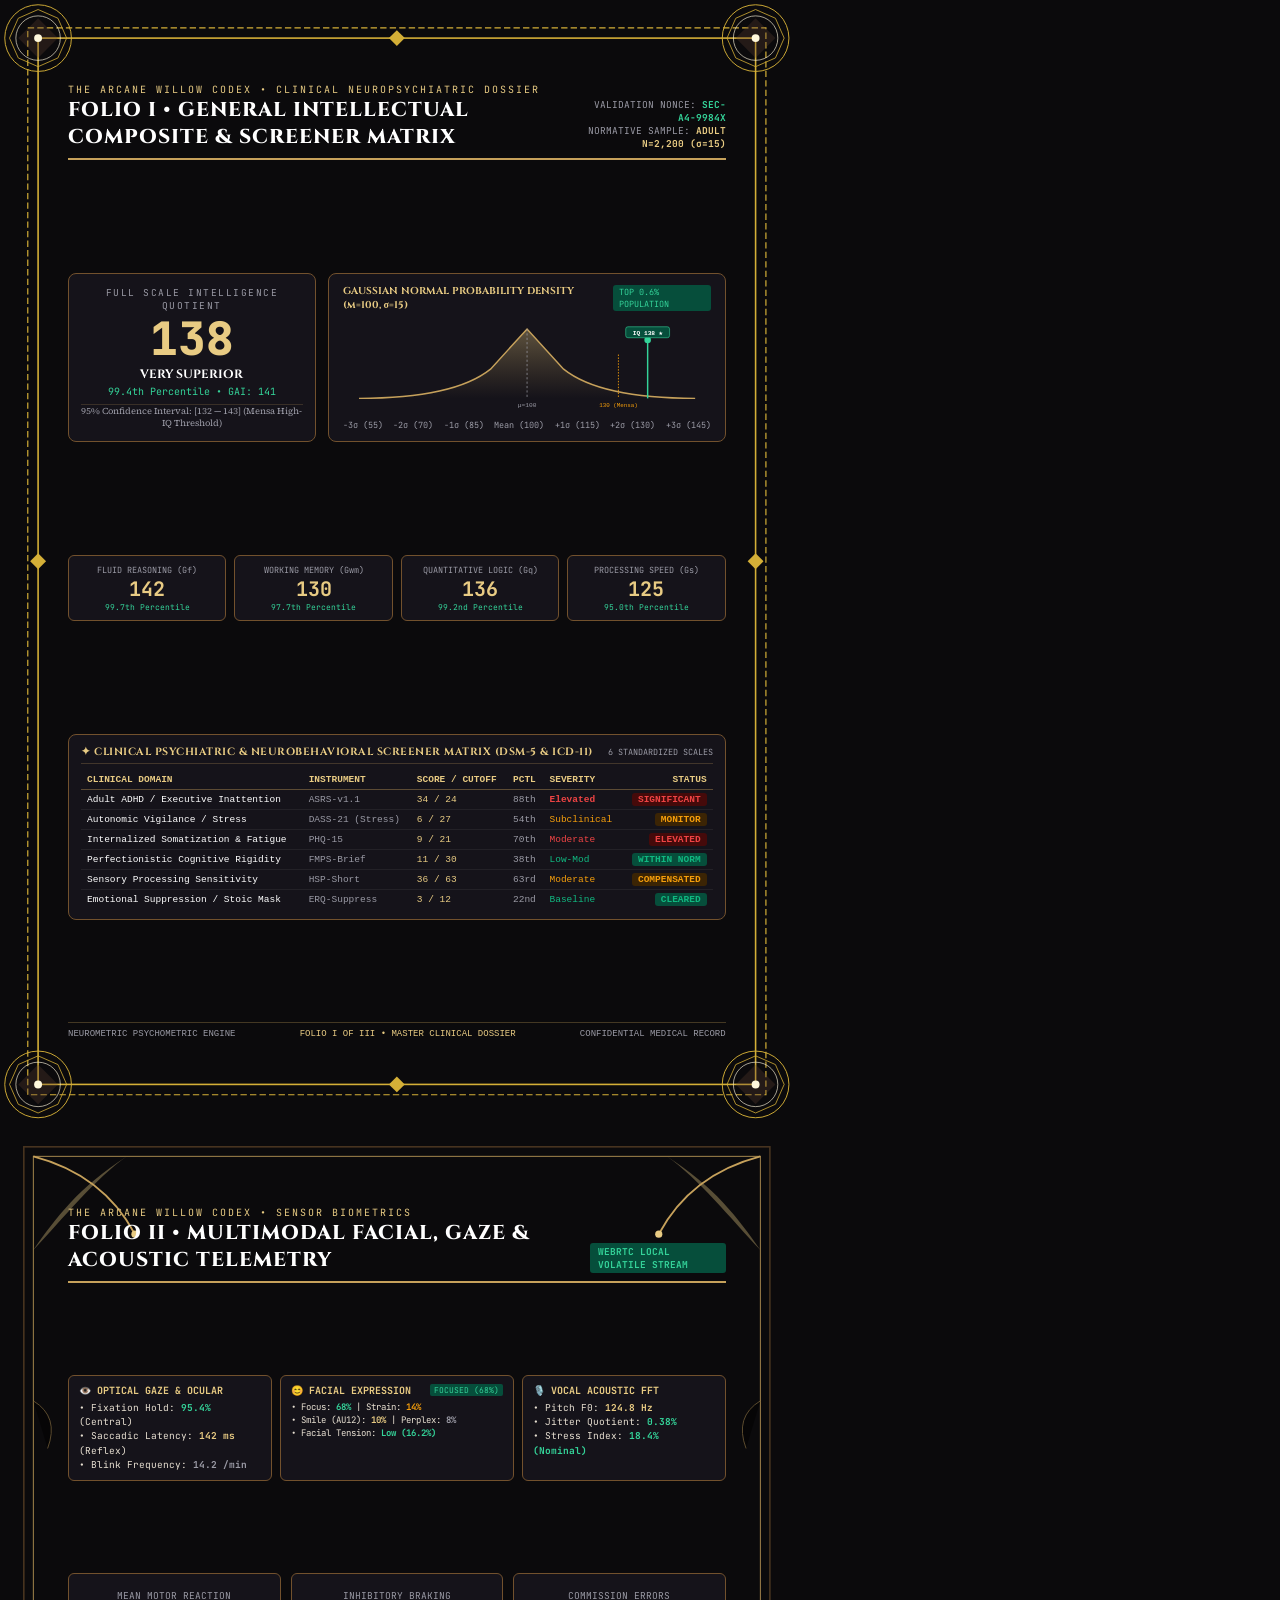
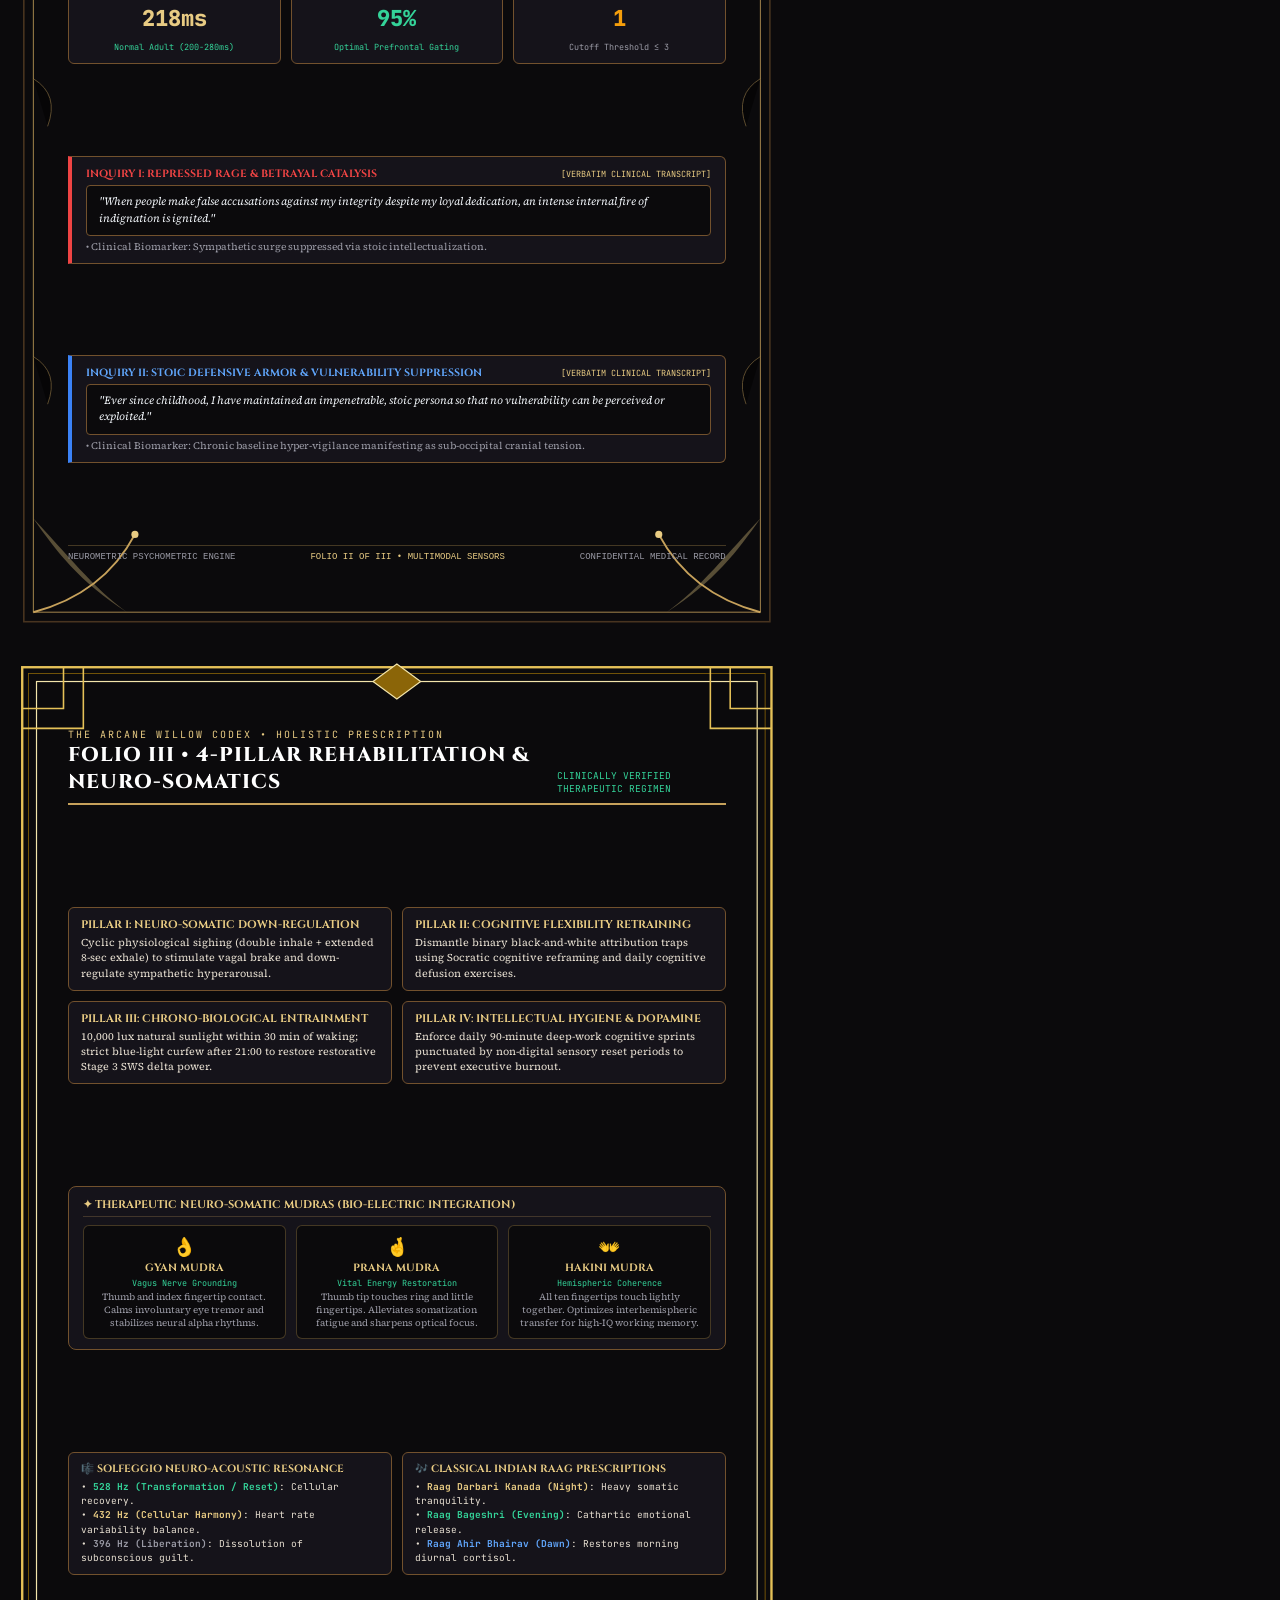
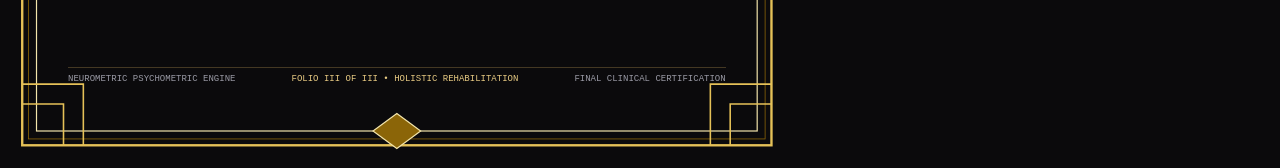
<file: deluxe_master_dossier.html>
<!DOCTYPE html>
<html>
<head>
  <meta charset="UTF-8">
  <link rel="preconnect" href="https://fonts.googleapis.com">
  <link rel="preconnect" href="https://fonts.gstatic.com" crossorigin>
  <link href="https://fonts.googleapis.com/css2?family=Cinzel:wght@400;600;700;800;900&family=Source+Serif+4:ital,opsz,wght@0,8..60,400;0,8..60,600;1,8..60,400&family=JetBrains+Mono:wght@400;500;700&display=swap" rel="stylesheet">
  <style>
    @page {
      size: 210mm 297mm;
      margin: 0;
    }
    *, *::before, *::after { box-sizing: border-box; }
    html, body {
      margin: 0;
      padding: 0;
      background: #0B0A0C;
      color: #E8E0D2;
      font-family: 'Source Serif 4', Georgia, serif;
      -webkit-print-color-adjust: exact;
      print-color-adjust: exact;
    }
    .a4-page {
      width: 210mm;
      height: 297mm;
      position: relative;
      overflow: hidden;
      page-break-after: always;
      break-after: page;
      padding: 22mm 18mm;
      display: flex;
      flex-direction: column;
      justify-content: space-between;
      background: #0B0A0C;
    }
    .cinzel { font-family: 'Cinzel', serif; }
    .mono { font-family: 'JetBrains Mono', monospace; }
  </style>
  <script>/**
 * ARCANE WILLOW CODEX & CLINICAL DOSSIER
 * PDF BORDER DESIGN SYSTEM & COORDINATE PROTOCOL (A4 SPECIFICATION)
 * 
 * Standard ISO 216 A4 Dimensions:
 * - Portrait:  210mm x 297mm | 595.28pt x 841.89pt | Aspect 1 : 1.4142
 * - Landscape: 297mm x 210mm | 841.89pt x 595.28pt | Aspect 1.4142 : 1
 * 
 * 20 Distinct Architectural Vector Borders with Exact Bounding Coordinates
 */

(function(root) {
  'use strict';

  const A4_SPECS = {
    portrait: {
      widthMm: 210,
      heightMm: 297,
      widthPt: 595.28,
      heightPt: 841.89,
      viewBox: "0 0 1000 1414",
      aspectRatio: 1.4142,
      marginMm: { top: 22, right: 18, bottom: 22, left: 18 },
      safeBox: { x: 85, y: 105, width: 830, height: 1204 }
    },
    landscape: {
      widthMm: 297,
      heightMm: 210,
      widthPt: 841.89,
      heightPt: 595.28,
      viewBox: "0 0 1414 1000",
      aspectRatio: 0.7071,
      marginMm: { top: 18, right: 22, bottom: 18, left: 22 },
      safeBox: { x: 105, y: 85, width: 1204, height: 830 }
    }
  };

  const BORDER_TEMPLATES = {
    // 1. ARCANE WILLOW (Current Signature)
    arcane_willow: {
      id: "arcane_willow",
      name: "Arcane Golden Willow",
      category: "Arcane Botanical",
      palette: { primary: "#C6A15B", secondary: "#E8CB83", accent: "#72512D", bg: "#0B0A0C" },
      cornerSize: 130,
      sideMargin: 40,
      coordinates: {
        outerFrame: { x1: 30, y1: 30, x2: 970, y2: 1384 },
        innerFrame: { x1: 45, y1: 45, x2: 955, y2: 1369 },
        safeBox: { x: 80, y: 100, width: 840, height: 1214 }
      },
      render: (w, h, p) => `
        <rect x="30" y="30" width="${w-60}" height="${h-60}" fill="none" stroke="${p.accent}" stroke-width="2" opacity="0.6"/>
        <rect x="42" y="42" width="${w-84}" height="${h-84}" fill="none" stroke="${p.primary}" stroke-width="1.2" opacity="0.85"/>
        <!-- Top-Left Willow Branch -->
        <path d="M 42 160 C 70 120, 100 80, 160 42 C 120 70, 80 120, 42 160 Z" fill="${p.secondary}" opacity="0.35"/>
        <path d="M 42 42 Q 130 65 170 140" fill="none" stroke="${p.primary}" stroke-width="2.5"/>
        <circle cx="170" cy="140" r="4.5" fill="${p.secondary}"/>
        <!-- Top-Right Branch -->
        <path d="M ${w-42} 160 C ${w-70} 120, ${w-100} 80, ${w-160} 42 C ${w-120} 70, ${w-80} 120, ${w-42} 160 Z" fill="${p.secondary}" opacity="0.35"/>
        <path d="M ${w-42} 42 Q ${w-130} 65 ${w-170} 140" fill="none" stroke="${p.primary}" stroke-width="2.5"/>
        <circle cx="${w-170}" cy="140" r="4.5" fill="${p.secondary}"/>
        <!-- Bottom-Left Branch -->
        <path d="M 42 ${h-160} C 70 ${h-120}, 100 ${h-80}, 160 ${h-42} C 120 ${h-70}, 80 ${h-120}, 42 ${h-160} Z" fill="${p.secondary}" opacity="0.35"/>
        <path d="M 42 ${h-42} Q 130 ${h-65} 170 ${h-140}" fill="none" stroke="${p.primary}" stroke-width="2.5"/>
        <circle cx="170" cy="${h-140}" r="4.5" fill="${p.secondary}"/>
        <!-- Bottom-Right Branch -->
        <path d="M ${w-42} ${h-160} C ${w-70} ${h-120}, ${w-100} ${h-80}, ${w-160} ${h-42} C ${w-120} ${h-70}, ${w-80} ${h-120}, ${w-42} ${h-160} Z" fill="${p.secondary}" opacity="0.35"/>
        <path d="M ${w-42} ${h-42} Q ${w-130} ${h-65} ${w-170} ${h-140}" fill="none" stroke="${p.primary}" stroke-width="2.5"/>
        <circle cx="${w-170}" cy="${h-140}" r="4.5" fill="${p.secondary}"/>
        <!-- Lateral Drooping Leaflets -->
        <g opacity="0.45" stroke="${p.primary}" stroke-width="1.2">
          <path d="M 42 350 Q 75 370 60 410 M 42 700 Q 75 720 60 760 M 42 1050 Q 75 1070 60 1110"/>
          <path d="M ${w-42} 350 Q ${w-75} 370 ${w-60} 410 M ${w-42} 700 Q ${w-75} 720 ${w-60} 760 M ${w-42} 1050 Q ${w-75} 1070 ${w-60} 1110"/>
        </g>
      `
    },

    // 2. SACRED GEOMETRY MANDALA
    sacred_mandala: {
      id: "sacred_mandala",
      name: "Sacred Geometry Mandala",
      category: "Geometric Arcane",
      palette: { primary: "#D4AF37", secondary: "#FFF8DC", accent: "#5C4033", bg: "#0D0A14" },
      cornerSize: 140,
      sideMargin: 45,
      coordinates: {
        outerFrame: { x1: 35, y1: 35, x2: 965, y2: 1379 },
        innerFrame: { x1: 50, y1: 50, x2: 950, y2: 1364 },
        safeBox: { x: 90, y: 110, width: 820, height: 1194 }
      },
      render: (w, h, p) => `
        <rect x="35" y="35" width="${w-70}" height="${h-70}" fill="none" stroke="${p.primary}" stroke-width="1.5" stroke-dasharray="8,4"/>
        <rect x="48" y="48" width="${w-96}" height="${h-96}" fill="none" stroke="${p.primary}" stroke-width="2"/>
        <!-- 4 Mandala Corner Rosettes -->
        ${[ [48, 48], [w-48, 48], [48, h-48], [w-48, h-48] ].map(([cx, cy]) => `
          <g transform="translate(${cx}, ${cy})">
            <circle cx="0" cy="0" r="42" fill="none" stroke="${p.primary}" stroke-width="1.2"/>
            <circle cx="0" cy="0" r="28" fill="none" stroke="${p.secondary}" stroke-width="0.8"/>
            <polygon points="0,-36 25,-25 36,0 25,25 0,36 -25,25 -36,0 -25,-25" fill="none" stroke="${p.primary}" stroke-width="1"/>
            <polygon points="0,-25 25,0 0,25 -25,0" fill="${p.accent}" opacity="0.3"/>
            <circle cx="0" cy="0" r="5" fill="${p.secondary}"/>
          </g>
        `).join('')}
        <!-- Mid-Point Cardinal Diamonds -->
        <g fill="${p.primary}">
          <polygon points="${w/2},38 ${w/2+10},48 ${w/2},58 ${w/2-10},48"/>
          <polygon points="${w/2},${h-58} ${w/2+10},${h-48} ${w/2},${h-38} ${w/2-10},${h-48}"/>
          <polygon points="38,${h/2} 48,${h/2+10} 58,${h/2} 48,${h/2-10}"/>
          <polygon points="${w-58},${h/2} ${w-48},${h/2+10} ${w-38},${h/2} ${w-48},${h/2-10}"/>
        </g>
      `
    },

    // 3. ART DECO CHEVRON
    art_deco_chevron: {
      id: "art_deco_chevron",
      name: "Art Deco Stepped Chevron",
      category: "Architectural Classic",
      palette: { primary: "#E5C158", secondary: "#F3E5AB", accent: "#8B6508", bg: "#0A0D12" },
      cornerSize: 120,
      sideMargin: 38,
      coordinates: {
        outerFrame: { x1: 28, y1: 28, x2: 972, y2: 1386 },
        innerFrame: { x1: 42, y1: 42, x2: 958, y2: 1372 },
        safeBox: { x: 80, y: 95, width: 840, height: 1224 }
      },
      render: (w, h, p) => `
        <rect x="28" y="28" width="${w-56}" height="${h-56}" fill="none" stroke="${p.primary}" stroke-width="3"/>
        <rect x="36" y="36" width="${w-72}" height="${h-72}" fill="none" stroke="${p.accent}" stroke-width="1"/>
        <rect x="46" y="46" width="${w-92}" height="${h-92}" fill="none" stroke="${p.secondary}" stroke-width="1.5"/>
        <!-- Stepped Chevrons on 4 Corners -->
        <g stroke="${p.primary}" stroke-width="2" fill="none">
          <!-- Top Left -->
          <polyline points="28,80 80,80 80,28"/>
          <polyline points="28,105 105,105 105,28"/>
          <!-- Top Right -->
          <polyline points="${w-28},80 ${w-80},80 ${w-80},28"/>
          <polyline points="${w-28},105 ${w-105},105 ${w-105},28"/>
          <!-- Bottom Left -->
          <polyline points="28,${h-80} 80,${h-80} 80,${h-28}"/>
          <polyline points="28,${h-105} 105,${h-105} 105,${h-28}"/>
          <!-- Bottom Right -->
          <polyline points="${w-28},${h-80} ${w-80},${h-80} ${w-80},${h-28}"/>
          <polyline points="${w-28},${h-105} ${w-105},${h-105} ${w-105},${h-28}"/>
        </g>
        <polygon points="${w/2},24 ${w/2+30},46 ${w/2},68 ${w/2-30},46" fill="${p.accent}" stroke="${p.secondary}" stroke-width="1.5"/>
        <polygon points="${w/2},${h-68} ${w/2+30},${h-46} ${w/2},${h-24} ${w/2-30},${h-46}" fill="${p.accent}" stroke="${p.secondary}" stroke-width="1.5"/>
      `
    },

    // 4. CYBER RETICLE TELEMETRY HUD
    cyber_reticle_hud: {
      id: "cyber_reticle_hud",
      name: "Cybernetic HUD Reticle",
      category: "Sci-Fi Telemetry",
      palette: { primary: "#00F0FF", secondary: "#7000FF", accent: "#003B46", bg: "#050811" },
      cornerSize: 110,
      sideMargin: 35,
      coordinates: {
        outerFrame: { x1: 25, y1: 25, x2: 975, y2: 1389 },
        innerFrame: { x1: 38, y1: 38, x2: 962, y2: 1376 },
        safeBox: { x: 75, y: 85, width: 850, height: 1244 }
      },
      render: (w, h, p) => `
        <!-- Outer Target Brackets -->
        <path d="M 25 120 L 25 25 L 120 25" fill="none" stroke="${p.primary}" stroke-width="3.5"/>
        <path d="M ${w-120} 25 L ${w-25} 25 L ${w-25} 120" fill="none" stroke="${p.primary}" stroke-width="3.5"/>
        <path d="M 25 ${h-120} L 25 ${h-25} L 120 ${h-25}" fill="none" stroke="${p.primary}" stroke-width="3.5"/>
        <path d="M ${w-120} ${h-25} L ${w-25} ${h-25} L ${w-25} ${h-120}" fill="none" stroke="${p.primary}" stroke-width="3.5"/>
        <!-- Fine Caliper Lines -->
        <rect x="40" y="40" width="${w-80}" height="${h-80}" fill="none" stroke="${p.primary}" stroke-width="1" opacity="0.4" stroke-dasharray="12,6"/>
        <!-- Telemetry Coordinate Ticks Left/Right -->
        ${Array.from({length: 13}).map((_, i) => `
          <line x1="25" y1="${150 + i * 90}" x2="35" y2="${150 + i * 90}" stroke="${p.primary}" stroke-width="1.5"/>
          <line x1="${w-35}" y1="${150 + i * 90}" x2="${w-25}" y2="${150 + i * 90}" stroke="${p.primary}" stroke-width="1.5"/>
        `).join('')}
        <!-- Top HUD Sensor Callouts -->
        <text x="50" y="22" fill="${p.primary}" font-family="monospace" font-size="10" font-weight="bold">SEC_01 // LAT: 45.242.08</text>
        <text x="${w-180}" y="22" fill="${p.primary}" font-family="monospace" font-size="10" font-weight="bold">FRAME // A4_ISO_216</text>
      `
    },

    // 5. CELTIC KNOT ILLUMINATION
    celtic_knot: {
      id: "celtic_knot",
      name: "Celtic Knotwork Illumination",
      category: "Ancient Manuscript",
      palette: { primary: "#2E8B57", secondary: "#D4AF37", accent: "#1B4D3E", bg: "#0C120C" },
      cornerSize: 150,
      sideMargin: 48,
      coordinates: {
        outerFrame: { x1: 35, y1: 35, x2: 965, y2: 1379 },
        innerFrame: { x1: 52, y1: 52, x2: 948, y2: 1362 },
        safeBox: { x: 92, y: 110, width: 816, height: 1194 }
      },
      render: (w, h, p) => `
        <rect x="35" y="35" width="${w-70}" height="${h-70}" fill="none" stroke="${p.secondary}" stroke-width="3"/>
        <rect x="52" y="52" width="${w-104}" height="${h-104}" fill="none" stroke="${p.primary}" stroke-width="1.8"/>
        <!-- Celtic Corner Weave Quadrants -->
        ${[ [52, 52], [w-52, 52], [52, h-52], [w-52, h-52] ].map(([cx, cy], idx) => {
          const sx = (idx % 2 === 0) ? 1 : -1;
          const sy = (idx < 2) ? 1 : -1;
          return `
            <g transform="translate(${cx}, ${cy}) scale(${sx}, ${sy})">
              <path d="M 0 0 C 30 10, 60 40, 80 80 C 40 60, 10 30, 0 0 Z" fill="${p.primary}" opacity="0.4"/>
              <path d="M 0 30 Q 30 30 30 0 M 0 60 Q 60 60 60 0 M 0 90 Q 90 90 90 0" fill="none" stroke="${p.secondary}" stroke-width="2.5"/>
              <circle cx="45" cy="45" r="8" fill="none" stroke="${p.secondary}" stroke-width="2"/>
              <circle cx="45" cy="45" r="3" fill="${p.secondary}"/>
            </g>
          `;
        }).join('')}
      `
    },

    // 6. GOTHIC SCRIPTORIUM
    gothic_scriptorium: {
      id: "gothic_scriptorium",
      name: "Gothic Cathedral Scriptorium",
      category: "Ecclesiastical Medieval",
      palette: { primary: "#A67C52", secondary: "#D4AF37", accent: "#4A0E17", bg: "#0D0B0E" },
      cornerSize: 135,
      sideMargin: 42,
      coordinates: {
        outerFrame: { x1: 32, y1: 32, x2: 968, y2: 1382 },
        innerFrame: { x1: 46, y1: 46, x2: 954, y2: 1368 },
        safeBox: { x: 86, y: 105, width: 828, height: 1204 }
      },
      render: (w, h, p) => `
        <rect x="32" y="32" width="${w-64}" height="${h-64}" fill="none" stroke="${p.primary}" stroke-width="2.5"/>
        <rect x="46" y="46" width="${w-92}" height="${h-92}" fill="none" stroke="${p.secondary}" stroke-width="1"/>
        <!-- Gothic Lancet Arch Top-Center -->
        <path d="M ${w/2-70} 46 C ${w/2-40} 10, ${w/2} 5, ${w/2} 5 C ${w/2} 5, ${w/2+40} 10, ${w/2+70} 46 Z" fill="${p.accent}" stroke="${p.secondary}" stroke-width="2"/>
        <circle cx="${w/2}" cy="28" r="7" fill="none" stroke="${p.secondary}" stroke-width="1.5"/>
        <!-- Trefoils at 4 Corners -->
        ${[ [46, 46], [w-46, 46], [46, h-46], [w-46, h-46] ].map(([cx, cy]) => `
          <g transform="translate(${cx}, ${cy})">
            <circle cx="0" cy="-14" r="10" fill="none" stroke="${p.secondary}" stroke-width="1.8"/>
            <circle cx="-12" cy="7" r="10" fill="none" stroke="${p.secondary}" stroke-width="1.8"/>
            <circle cx="12" cy="7" r="10" fill="none" stroke="${p.secondary}" stroke-width="1.8"/>
            <circle cx="0" cy="0" r="3" fill="${p.secondary}"/>
          </g>
        `).join('')}
      `
    },

    // 7. BAROQUE FILIGREE SCROLLWORK
    baroque_filigree: {
      id: "baroque_filigree",
      name: "Baroque Acanthus Filigree",
      category: "Ornamental Classical",
      palette: { primary: "#C5A059", secondary: "#F0E6D2", accent: "#5E4828", bg: "#0F0E0C" },
      cornerSize: 145,
      sideMargin: 46,
      coordinates: {
        outerFrame: { x1: 34, y1: 34, x2: 966, y2: 1380 },
        innerFrame: { x1: 50, y1: 50, x2: 950, y2: 1364 },
        safeBox: { x: 90, y: 110, width: 820, height: 1194 }
      },
      render: (w, h, p) => `
        <rect x="34" y="34" width="${w-68}" height="${h-68}" fill="none" stroke="${p.accent}" stroke-width="2"/>
        <rect x="48" y="48" width="${w-96}" height="${h-96}" fill="none" stroke="${p.primary}" stroke-width="1.5"/>
        <!-- Baroque S-Scrolls on Corners -->
        ${[ [50, 50], [w-50, 50], [50, h-50], [w-50, h-50] ].map(([cx, cy], i) => {
          const sx = (i % 2 === 0) ? 1 : -1;
          const sy = (i < 2) ? 1 : -1;
          return `
            <g transform="translate(${cx}, ${cy}) scale(${sx}, ${sy})">
              <path d="M 0 0 C 40 10, 60 50, 40 90 C 20 60, 30 30, 0 0" fill="${p.primary}" opacity="0.3"/>
              <path d="M 0 10 C 60 15, 90 60, 70 120 C 50 80, 50 40, 0 10" fill="none" stroke="${p.primary}" stroke-width="2"/>
              <circle cx="70" cy="120" r="4" fill="${p.secondary}"/>
            </g>
          `;
        }).join('')}
      `
    },

    // 8. BAUHAUS CONSTRUCTIVIST
    bauhaus_constructivist: {
      id: "bauhaus_constructivist",
      name: "Bauhaus Minimal Constructivist",
      category: "Modernist Minimal",
      palette: { primary: "#D9381E", secondary: "#F2C94C", accent: "#2F80ED", bg: "#111111" },
      cornerSize: 100,
      sideMargin: 30,
      coordinates: {
        outerFrame: { x1: 20, y1: 20, x2: 980, y2: 1394 },
        innerFrame: { x1: 32, y1: 32, x2: 968, y2: 1382 },
        safeBox: { x: 70, y: 80, width: 860, height: 1254 }
      },
      render: (w, h, p) => `
        <!-- Bold Asymmetrical Primary Lines -->
        <line x1="20" y1="20" x2="${w-20}" y2="20" stroke="${p.primary}" stroke-width="6"/>
        <line x1="20" y1="20" x2="20" y2="${h-20}" stroke="${p.accent}" stroke-width="6"/>
        <line x1="${w-20}" y1="20" x2="${w-20}" y2="${h-20}" stroke="#FFFFFF" stroke-width="1.5"/>
        <line x1="20" y1="${h-20}" x2="${w-20}" y2="${h-20}" stroke="${p.secondary}" stroke-width="3"/>
        <!-- Modular Corner Blocks -->
        <rect x="17" y="17" width="28" height="28" fill="${p.primary}"/>
        <circle cx="${w-35}" cy="35" r="16" fill="${p.secondary}"/>
        <rect x="17" y="${h-45}" width="28" height="28" fill="${p.accent}"/>
        <polygon points="${w-20},${h-20} ${w-55},${h-20} ${w-20},${h-55}" fill="#FFFFFF"/>
      `
    },

    // 9. ASTROLABE CELESTIAL
    astrolabe_celestial: {
      id: "astrolabe_celestial",
      name: "Astrolabe Celestial Mechanics",
      category: "Celestial Scientific",
      palette: { primary: "#48CAE4", secondary: "#ADE8F4", accent: "#023E8A", bg: "#03071E" },
      cornerSize: 140,
      sideMargin: 42,
      coordinates: {
        outerFrame: { x1: 30, y1: 30, x2: 970, y2: 1384 },
        innerFrame: { x1: 45, y1: 45, x2: 955, y2: 1369 },
        safeBox: { x: 85, y: 105, width: 830, height: 1204 }
      },
      render: (w, h, p) => `
        <rect x="30" y="30" width="${w-60}" height="${h-60}" fill="none" stroke="${p.primary}" stroke-width="1.5" stroke-dasharray="4,6"/>
        <rect x="45" y="45" width="${w-90}" height="${h-90}" fill="none" stroke="${p.accent}" stroke-width="2"/>
        <!-- 4 Corner Celestial Dials -->
        ${[ [45, 45], [w-45, 45], [45, h-45], [w-45, h-45] ].map(([cx, cy]) => `
          <g transform="translate(${cx}, ${cy})">
            <circle cx="0" cy="0" r="38" fill="none" stroke="${p.primary}" stroke-width="1.2"/>
            <circle cx="0" cy="0" r="22" fill="none" stroke="${p.secondary}" stroke-width="0.8" stroke-dasharray="2,3"/>
            <line x1="-38" y1="0" x2="38" y2="0" stroke="${p.primary}" stroke-width="0.8"/>
            <line x1="0" y1="-38" x2="0" y2="38" stroke="${p.primary}" stroke-width="0.8"/>
            <circle cx="0" cy="0" r="3" fill="${p.secondary}"/>
          </g>
        `).join('')}
        <!-- North Star Apex -->
        <polygon points="${w/2},25 ${w/2+8},40 ${w/2+28},42 ${w/2+12},54 ${w/2+18},74 ${w/2},60 ${w/2-18},74 ${w/2-12},54 ${w/2-28},42 ${w/2-8},40" fill="${p.secondary}"/>
      `
    },

    // 10. CLINICAL NEURO-GRID
    clinical_neuro_grid: {
      id: "clinical_neuro_grid",
      name: "Clinical Neuro-Diagnostic Grid",
      category: "Medical High-Tech",
      palette: { primary: "#10B981", secondary: "#34D399", accent: "#064E3B", bg: "#060B0E" },
      cornerSize: 115,
      sideMargin: 36,
      coordinates: {
        outerFrame: { x1: 26, y1: 26, x2: 974, y2: 1388 },
        innerFrame: { x1: 40, y1: 40, x2: 960, y2: 1374 },
        safeBox: { x: 78, y: 90, width: 844, height: 1234 }
      },
      render: (w, h, p) => `
        <rect x="26" y="26" width="${w-52}" height="${h-52}" fill="none" stroke="${p.accent}" stroke-width="2"/>
        <rect x="38" y="38" width="${w-76}" height="${h-76}" fill="none" stroke="${p.primary}" stroke-width="1.2"/>
        <!-- Diagnostic Metric Tick Rails -->
        ${Array.from({length: 15}).map((_, i) => `
          <line x1="26" y1="${120 + i * 80}" x2="33" y2="${120 + i * 80}" stroke="${p.primary}" stroke-width="1.5"/>
          <line x1="${w-33}" y1="${120 + i * 80}" x2="${w-26}" y2="${120 + i * 80}" stroke="${p.primary}" stroke-width="1.5"/>
        `).join('')}
        <!-- Corner ECG/EEG Waveform segments -->
        <polyline points="38,80 50,80 55,60 62,100 68,75 75,80 110,80" fill="none" stroke="${p.secondary}" stroke-width="1.8"/>
        <polyline points="${w-110},80 ${w-75},80 ${w-68},75 ${w-62},100 ${w-55},60 ${w-50},80 ${w-38},80" fill="none" stroke="${p.secondary}" stroke-width="1.8"/>
        <text x="50" y="22" fill="${p.secondary}" font-family="monospace" font-size="9" letter-spacing="1">CALIBRATED_A4_ISO // CLINICAL_SPEC</text>
      `
    },

    // 11. RENAISSANCE PARCHMENT
    renaissance_parchment: {
      id: "renaissance_parchment",
      name: "Renaissance Classical Parchment",
      category: "Antique Classic",
      palette: { primary: "#8C6D3B", secondary: "#D9C5A0", accent: "#4A3B2C", bg: "#161311" },
      cornerSize: 130,
      sideMargin: 44,
      coordinates: {
        outerFrame: { x1: 32, y1: 32, x2: 968, y2: 1382 },
        innerFrame: { x1: 48, y1: 48, x2: 952, y2: 1366 },
        safeBox: { x: 88, y: 104, width: 824, height: 1206 }
      },
      render: (w, h, p) => `
        <rect x="32" y="32" width="${w-64}" height="${h-64}" fill="none" stroke="${p.primary}" stroke-width="3"/>
        <rect x="42" y="42" width="${w-84}" height="${h-84}" fill="none" stroke="${p.accent}" stroke-width="1"/>
        <rect x="48" y="48" width="${w-96}" height="${h-96}" fill="none" stroke="${p.secondary}" stroke-width="1.5"/>
        <!-- Roman Egg and Dart Corner Bosses -->
        ${[ [48, 48], [w-48, 48], [48, h-48], [w-48, h-48] ].map(([cx, cy]) => `
          <g transform="translate(${cx}, ${cy})">
            <rect x="-18" y="-18" width="36" height="36" fill="${p.accent}" stroke="${p.primary}" stroke-width="1.5"/>
            <circle cx="0" cy="0" r="10" fill="${p.secondary}"/>
            <circle cx="0" cy="0" r="4" fill="${p.primary}"/>
          </g>
        `).join('')}
      `
    },

    // 12. VICTORIAN STEAMPUNK GEARWORK
    victorian_steampunk: {
      id: "victorian_steampunk",
      name: "Victorian Steampunk Brass",
      category: "Retro Mechanical",
      palette: { primary: "#B87333", secondary: "#E5A65E", accent: "#5C3818", bg: "#120E0A" },
      cornerSize: 135,
      sideMargin: 40,
      coordinates: {
        outerFrame: { x1: 28, y1: 28, x2: 972, y2: 1386 },
        innerFrame: { x1: 44, y1: 44, x2: 956, y2: 1370 },
        safeBox: { x: 84, y: 100, width: 832, height: 1214 }
      },
      render: (w, h, p) => `
        <rect x="28" y="28" width="${w-56}" height="${h-56}" fill="none" stroke="${p.primary}" stroke-width="3"/>
        <rect x="42" y="42" width="${w-84}" height="${h-84}" fill="none" stroke="${p.accent}" stroke-width="1.5"/>
        <!-- Brass Rivets Along Perimeter -->
        ${Array.from({length: 12}).map((_, i) => `
          <circle cx="${100 + i * ((w-200)/11)}" cy="35" r="3.5" fill="${p.secondary}" stroke="${p.accent}" stroke-width="1"/>
          <circle cx="${100 + i * ((w-200)/11)}" cy="${h-35}" r="3.5" fill="${p.secondary}" stroke="${p.accent}" stroke-width="1"/>
        `).join('')}
        <!-- Corner Cogwheels -->
        ${[ [44, 44], [w-44, 44], [44, h-44], [w-44, h-44] ].map(([cx, cy]) => `
          <g transform="translate(${cx}, ${cy})">
            <circle cx="0" cy="0" r="28" fill="none" stroke="${p.primary}" stroke-width="2.5" stroke-dasharray="6,4"/>
            <circle cx="0" cy="0" r="16" fill="${p.accent}" stroke="${p.secondary}" stroke-width="1.5"/>
            <circle cx="0" cy="0" r="5" fill="${p.secondary}"/>
          </g>
        `).join('')}
      `
    },

    // 13. ZEN SUMI CALLIGRAPHIC
    zen_sumi: {
      id: "zen_sumi",
      name: "Zen Sumi Calligraphic Ink",
      category: "Eastern Minimal",
      palette: { primary: "#E2E8F0", secondary: "#DC2626", accent: "#475569", bg: "#09090B" },
      cornerSize: 120,
      sideMargin: 35,
      coordinates: {
        outerFrame: { x1: 25, y1: 25, x2: 975, y2: 1389 },
        innerFrame: { x1: 38, y1: 38, x2: 962, y2: 1376 },
        safeBox: { x: 75, y: 85, width: 850, height: 1244 }
      },
      render: (w, h, p) => `
        <!-- Organic Brush Border -->
        <path d="M 30 50 Q 35 25 70 30 L ${w-70} 26 Q ${w-30} 24 ${w-30} 60 L ${w-28} ${h-60} Q ${w-32} ${h-25} ${w-65} ${h-28} L 65 ${h-30} Q 28 ${h-32} 30 ${h-65} Z" fill="none" stroke="${p.primary}" stroke-width="2.2" opacity="0.85"/>
        <line x1="42" y1="42" x2="${w-42}" y2="42" stroke="${p.accent}" stroke-width="0.8" opacity="0.5"/>
        <line x1="42" y1="${h-42}" x2="${w-42}" y2="${h-42}" stroke="${p.accent}" stroke-width="0.8" opacity="0.5"/>
        <!-- Red Hanko Vermilion Stamp (Bottom Right) -->
        <g transform="translate(${w-80}, ${h-80})">
          <rect x="0" y="0" width="36" height="36" fill="${p.secondary}" opacity="0.85" rx="3"/>
          <circle cx="18" cy="18" r="12" fill="none" stroke="#FFFFFF" stroke-width="1.8"/>
          <text x="18" y="22" fill="#FFFFFF" font-size="12" font-family="serif" text-anchor="middle" font-weight="bold">悟</text>
        </g>
      `
    },

    // 14. ISLAMIC GIRIH STRAPWORK
    islamic_girih: {
      id: "islamic_girih",
      name: "Islamic Girih Geometric Strapwork",
      category: "Geometric Sacred",
      palette: { primary: "#00A896", secondary: "#F4A261", accent: "#028090", bg: "#081214" },
      cornerSize: 145,
      sideMargin: 45,
      coordinates: {
        outerFrame: { x1: 30, y1: 30, x2: 970, y2: 1384 },
        innerFrame: { x1: 48, y1: 48, x2: 952, y2: 1366 },
        safeBox: { x: 88, y: 105, width: 824, height: 1204 }
      },
      render: (w, h, p) => `
        <rect x="30" y="30" width="${w-60}" height="${h-60}" fill="none" stroke="${p.primary}" stroke-width="2"/>
        <rect x="46" y="46" width="${w-92}" height="${h-92}" fill="none" stroke="${p.secondary}" stroke-width="1.5"/>
        <!-- 8-Pointed Star Interlace Corners -->
        ${[ [46, 46], [w-46, 46], [46, h-46], [w-46, h-46] ].map(([cx, cy]) => `
          <g transform="translate(${cx}, ${cy})">
            <rect x="-22" y="-22" width="44" height="44" fill="none" stroke="${p.secondary}" stroke-width="1.5"/>
            <rect x="-22" y="-22" width="44" height="44" fill="none" stroke="${p.primary}" stroke-width="1.5" transform="rotate(45)"/>
            <circle cx="0" cy="0" r="8" fill="${p.secondary}"/>
          </g>
        `).join('')}
      `
    },

    // 15. MAYAN STELE FRETWORK
    mayan_stele: {
      id: "mayan_stele",
      name: "Mayan Stele Monumental",
      category: "Mesoamerican Archaic",
      palette: { primary: "#E76F51", secondary: "#E9C46A", accent: "#264653", bg: "#130F0D" },
      cornerSize: 130,
      sideMargin: 42,
      coordinates: {
        outerFrame: { x1: 28, y1: 28, x2: 972, y2: 1386 },
        innerFrame: { x1: 44, y1: 44, x2: 956, y2: 1370 },
        safeBox: { x: 84, y: 100, width: 832, height: 1214 }
      },
      render: (w, h, p) => `
        <rect x="28" y="28" width="${w-56}" height="${h-56}" fill="none" stroke="${p.primary}" stroke-width="3"/>
        <!-- Step-Pyramid Fret Corners -->
        <g fill="${p.secondary}">
          <polygon points="28,28 78,28 78,44 54,44 54,68 28,68"/>
          <polygon points="${w-28},28 ${w-78},28 ${w-78},44 ${w-54},44 ${w-54},68 ${w-28},68"/>
          <polygon points="28,${h-28} 78,${h-28} 78,${h-44} 54,${h-44} 54,${h-68} 28,${h-68}"/>
          <polygon points="${w-28},${h-28} ${w-78},${h-28} ${w-78},${h-44} ${w-54},${h-44} ${w-54},${h-68} ${w-28},${h-68}"/>
        </g>
        <rect x="44" y="44" width="${w-88}" height="${h-88}" fill="none" stroke="${p.accent}" stroke-width="1.5"/>
      `
    },

    // 16. NORDIC RUNIC BAND
    nordic_runic: {
      id: "nordic_runic",
      name: "Nordic Elder Futhark Band",
      category: "Mythological Northern",
      palette: { primary: "#94A3B8", secondary: "#38BDF8", accent: "#1E293B", bg: "#080C14" },
      cornerSize: 125,
      sideMargin: 38,
      coordinates: {
        outerFrame: { x1: 26, y1: 26, x2: 974, y2: 1388 },
        innerFrame: { x1: 42, y1: 42, x2: 958, y2: 1372 },
        safeBox: { x: 80, y: 95, width: 840, height: 1224 }
      },
      render: (w, h, p) => `
        <rect x="26" y="26" width="${w-52}" height="${h-52}" fill="none" stroke="${p.primary}" stroke-width="2.5"/>
        <rect x="40" y="40" width="${w-80}" height="${h-80}" fill="none" stroke="${p.accent}" stroke-width="1"/>
        <!-- Runic Staves Across Top & Bottom -->
        <g fill="${p.secondary}" font-family="monospace" font-size="11" letter-spacing="12">
          <text x="65" y="36">ᚠ ᚢ ᚦ ᚨ ᚱ ᚲ ᚷ ᚹ ᚺ ᚾ ᛁ ᛃ ᛇ ᛈ ᛉ ᛋ ᛏ ᛒ ᛖ ᛗ ᛚ ᛜ ᛟ ᛞ</text>
        </g>
        <!-- Nordic Dragon Terminal Knot Corners -->
        <circle cx="42" cy="42" r="14" fill="none" stroke="${p.secondary}" stroke-width="2"/>
        <circle cx="${w-42}" cy="42" r="14" fill="none" stroke="${p.secondary}" stroke-width="2"/>
        <circle cx="42" cy="${h-42}" r="14" fill="none" stroke="${p.secondary}" stroke-width="2"/>
        <circle cx="${w-42}" cy="${h-42}" r="14" fill="none" stroke="${p.secondary}" stroke-width="2"/>
      `
    },

    // 17. ART NOUVEAU FLORA
    art_nouveau: {
      id: "art_nouveau",
      name: "Art Nouveau Whiplash Flora",
      category: "Organic Flowing",
      palette: { primary: "#829672", secondary: "#D6CCA9", accent: "#4E5D44", bg: "#0D110D" },
      cornerSize: 140,
      sideMargin: 44,
      coordinates: {
        outerFrame: { x1: 30, y1: 30, x2: 970, y2: 1384 },
        innerFrame: { x1: 46, y1: 46, x2: 954, y2: 1368 },
        safeBox: { x: 86, y: 104, width: 828, height: 1206 }
      },
      render: (w, h, p) => `
        <rect x="30" y="30" width="${w-60}" height="${h-60}" fill="none" stroke="${p.primary}" stroke-width="1.8"/>
        <!-- Whiplash Asymmetrical S-Curves -->
        <path d="M 30 140 C 60 70, 70 30, 140 30 C 90 60, 60 90, 30 140 Z" fill="${p.secondary}" opacity="0.4"/>
        <path d="M 30 140 C 70 90, 90 70, 140 30" fill="none" stroke="${p.secondary}" stroke-width="2.5"/>
        <path d="M ${w-30} 140 C ${w-70} 90, ${w-90} 70, ${w-140} 30" fill="none" stroke="${p.secondary}" stroke-width="2.5"/>
        <path d="M 30 ${h-140} C 70 ${h-90}, 90 ${h-70}, 140 ${h-30}" fill="none" stroke="${p.secondary}" stroke-width="2.5"/>
        <path d="M ${w-30} ${h-140} C ${w-70} ${h-90}, ${w-90} ${h-70}, ${w-140} ${h-30}" fill="none" stroke="${p.secondary}" stroke-width="2.5"/>
      `
    },

    // 18. QUANTUM LATTICE
    quantum_lattice: {
      id: "quantum_lattice",
      name: "Quantum Hexagonal Lattice",
      category: "Quantum Physics",
      palette: { primary: "#A855F7", secondary: "#EC4899", accent: "#3B0764", bg: "#090514" },
      cornerSize: 120,
      sideMargin: 36,
      coordinates: {
        outerFrame: { x1: 26, y1: 26, x2: 974, y2: 1388 },
        innerFrame: { x1: 40, y1: 40, x2: 960, y2: 1374 },
        safeBox: { x: 78, y: 90, width: 844, height: 1234 }
      },
      render: (w, h, p) => `
        <rect x="26" y="26" width="${w-52}" height="${h-52}" fill="none" stroke="${p.primary}" stroke-width="2"/>
        <rect x="38" y="38" width="${w-76}" height="${h-76}" fill="none" stroke="${p.secondary}" stroke-width="1" stroke-dasharray="6,4"/>
        <!-- Hexagonal Carbon/Quantum Corner Rings -->
        ${[ [40, 40], [w-40, 40], [40, h-40], [w-40, h-40] ].map(([cx, cy]) => `
          <g transform="translate(${cx}, ${cy})">
            <polygon points="0,-24 20,-12 20,12 0,24 -20,12 -20,-12" fill="none" stroke="${p.primary}" stroke-width="2"/>
            <circle cx="0" cy="0" r="6" fill="${p.secondary}"/>
          </g>
        `).join('')}
      `
    },

    // 19. ALCHEMICAL TRANSMUTATION
    alchemical_ouroboros: {
      id: "alchemical_ouroboros",
      name: "Alchemical Transmutation Seal",
      category: "Occult Hermetic",
      palette: { primary: "#EAB308", secondary: "#FACC15", accent: "#713F12", bg: "#0A0A08" },
      cornerSize: 140,
      sideMargin: 44,
      coordinates: {
        outerFrame: { x1: 30, y1: 30, x2: 970, y2: 1384 },
        innerFrame: { x1: 48, y1: 48, x2: 952, y2: 1366 },
        safeBox: { x: 88, y: 104, width: 824, height: 1206 }
      },
      render: (w, h, p) => `
        <rect x="30" y="30" width="${w-60}" height="${h-60}" fill="none" stroke="${p.primary}" stroke-width="2.5"/>
        <rect x="46" y="46" width="${w-92}" height="${h-92}" fill="none" stroke="${p.accent}" stroke-width="1.2"/>
        <!-- Alchemical Triangles & Ouroboros -->
        ${[ [48, 48], [w-48, 48], [48, h-48], [w-48, h-48] ].map(([cx, cy]) => `
          <g transform="translate(${cx}, ${cy})">
            <circle cx="0" cy="0" r="26" fill="none" stroke="${p.primary}" stroke-width="1.8"/>
            <polygon points="0,-22 19,11 -19,11" fill="none" stroke="${p.secondary}" stroke-width="1.2"/>
            <circle cx="0" cy="0" r="4" fill="${p.secondary}"/>
          </g>
        `).join('')}
      `
    },

    // 20. MINIMALIST HAUTE COUTURE
    minimalist_haute_couture: {
      id: "minimalist_haute_couture",
      name: "Minimalist Haute Couture Hairline",
      category: "Modern High-Fashion",
      palette: { primary: "#FFFFFF", secondary: "#CCCCCC", accent: "#666666", bg: "#050505" },
      cornerSize: 90,
      sideMargin: 28,
      coordinates: {
        outerFrame: { x1: 20, y1: 20, x2: 980, y2: 1394 },
        innerFrame: { x1: 30, y1: 30, x2: 970, y2: 1384 },
        safeBox: { x: 65, y: 75, width: 870, height: 1264 }
      },
      render: (w, h, p) => `
        <rect x="20" y="20" width="${w-40}" height="${h-40}" fill="none" stroke="${p.primary}" stroke-width="0.8"/>
        <rect x="28" y="28" width="${w-56}" height="${h-56}" fill="none" stroke="${p.accent}" stroke-width="0.4"/>
        <!-- Precision Corner Crosshairs -->
        <g stroke="${p.primary}" stroke-width="0.75">
          <line x1="12" y1="20" x2="28" y2="20"/><line x1="20" y1="12" x2="20" y2="28"/>
          <line x1="${w-28}" y1="20" x2="${w-12}" y2="20"/><line x1="${w-20}" y1="12" x2="${w-20}" y2="28"/>
          <line x1="12" y1="${h-20}" x2="28" y2="${h-20}"/><line x1="20" y1="${h-28}" x2="20" y2="${h-12}"/>
          <line x1="${w-28}" y1="${h-20}" x2="${w-12}" y2="${h-20}"/><line x1="${w-20}" y1="${h-28}" x2="${w-20}" y2="${h-12}"/>
        </g>
        <!-- Fine Editorial Page Foliation Indicator -->
        <text x="${w/2}" y="15" fill="${p.secondary}" font-family="serif" font-size="7.5" letter-spacing="3" text-anchor="middle">FOLIO SPECIFICATION // A4 210 × 297 MM</text>
      `
    }
  };

  // ==================== PROTOCOL ENGINE API ====================
  const PdfBorderProtocol = {
    A4_SPECS,
    BORDER_TEMPLATES,

    getTemplateList() {
      return Object.values(BORDER_TEMPLATES).map(t => ({
        id: t.id,
        name: t.name,
        category: t.category,
        coordinates: t.coordinates
      }));
    },

    getTemplate(id) {
      return BORDER_TEMPLATES[id] || BORDER_TEMPLATES.arcane_willow;
    },

    /**
     * Generate Scalable Vector Graphic (SVG) for any of the 20 templates
     * @param {string} id - Border ID
     * @param {string} orientation - 'portrait' or 'landscape'
     * @param {object} customPalette - Override colors if desired
     */
    generateSvg(id = 'arcane_willow', orientation = 'portrait', customPalette = null) {
      const spec = A4_SPECS[orientation] || A4_SPECS.portrait;
      const tpl = BORDER_TEMPLATES[id] || BORDER_TEMPLATES.arcane_willow;
      const palette = customPalette ? { ...tpl.palette, ...customPalette } : tpl.palette;

      const isLandscape = orientation === 'landscape';
      const w = isLandscape ? 1414 : 1000;
      const h = isLandscape ? 1000 : 1414;

      const innerSvg = tpl.render(w, h, palette);

      return `
        <svg xmlns="http://www.w3.org/2000/svg" 
             viewBox="0 0 ${w} ${h}" 
             width="100%" 
             height="100%" 
             preserveAspectRatio="none"
             style="position: absolute; top: 0; left: 0; width: 100%; height: 100%; pointer-events: none; z-index: 1;"
             data-border-id="${tpl.id}"
             data-orientation="${orientation}">
          <defs>
            <linearGradient id="goldGrad_${tpl.id}" x1="0%" y1="0%" x2="100%" y2="100%">
              <stop offset="0%" stop-color="${palette.primary}"/>
              <stop offset="50%" stop-color="${palette.secondary}"/>
              <stop offset="100%" stop-color="${palette.accent}"/>
            </linearGradient>
          </defs>
          ${innerSvg}
        </svg>
      `.trim();
    },

    /**
     * Compute exact safe text bounding box in CSS or PDF units
     */
    getSafeContentBox(id, orientation = 'portrait', unit = 'px') {
      const spec = A4_SPECS[orientation] || A4_SPECS.portrait;
      const tpl = BORDER_TEMPLATES[id] || BORDER_TEMPLATES.arcane_willow;
      const coords = tpl.coordinates.safeBox;

      if (unit === 'mm') {
        const scaleX = spec.widthMm / (orientation === 'landscape' ? 1414 : 1000);
        const scaleY = spec.heightMm / (orientation === 'landscape' ? 1000 : 1414);
        return {
          leftMm: (coords.x * scaleX).toFixed(2),
          topMm: (coords.y * scaleY).toFixed(2),
          widthMm: (coords.width * scaleX).toFixed(2),
          heightMm: (coords.height * scaleY).toFixed(2)
        };
      }

      return coords;
    }
  };

  // Universal export
  if (typeof module !== 'undefined' && module.exports) {
    module.exports = PdfBorderProtocol;
  }
  root.PdfBorderProtocol = PdfBorderProtocol;

})(typeof window !== 'undefined' ? window : this);
</script>
</head>
<body>

  <!-- ==================== FOLIO I: PSYCHOMETRIC COMPOSITE & SCREENER MATRIX ==================== -->
  <div class="a4-page" id="folio1">
    <div id="svgLayer1" class="absolute inset-0 pointer-events-none"></div>
    <div style="position: relative; z-index: 5; height: 100%; display: flex; flex-direction: column; justify-content: space-between;">
      
      <!-- Header -->
      <div style="border-bottom: 2px solid #C6A15B; padding-bottom: 8px; display: flex; justify-content: space-between; align-items: flex-end;">
        <div>
          <div class="mono" style="font-size: 10px; color: #E8CB83; letter-spacing: 2px; text-transform: uppercase;">
            THE ARCANE WILLOW CODEX • CLINICAL NEUROPSYCHIATRIC DOSSIER
          </div>
          <div class="cinzel" style="font-size: 20px; font-weight: 800; color: #FFFFFF; letter-spacing: 1px;">
            FOLIO I • GENERAL INTELLECTUAL COMPOSITE & SCREENER MATRIX
          </div>
        </div>
        <div class="mono" style="font-size: 9.5px; color: #9A9AA5; text-align: right;">
          VALIDATION NONCE: <strong style="color: #34D399;">SEC-A4-9984X</strong><br>
          NORMATIVE SAMPLE: <strong style="color: #E8CB83;">ADULT N=2,200 (σ=15)</strong>
        </div>
      </div>

      <!-- Split Hero Block: FSIQ Callout + Gaussian Distribution -->
      <div style="display: grid; grid-template-columns: 1.15fr 1.85fr; gap: 12px; margin-top: 10px;">
        <!-- Left Hero Card -->
        <div style="background: #15131A; border: 1.5px solid #72512D; border-radius: 8px; padding: 12px; text-align: center; display: flex; flex-direction: column; justify-content: center;">
          <div class="mono" style="font-size: 9.5px; color: #9A9AA5; letter-spacing: 1.5px;">FULL SCALE INTELLIGENCE QUOTIENT</div>
          <div class="mono" style="font-size: 46px; font-weight: 900; color: #E8CB83; line-height: 1; margin: 4px 0;">138</div>
          <div class="cinzel" style="font-size: 12px; font-weight: bold; color: #FFFFFF;">VERY SUPERIOR</div>
          <div class="mono" style="font-size: 10px; color: #34D399; margin-top: 3px;">99.4th Percentile • GAI: 141</div>
          <div style="font-size: 9px; color: #9A9AA5; margin-top: 6px; border-top: 1px solid rgba(198,161,91,0.2); pt-1;">
            95% Confidence Interval: [132 — 143] (Mensa High-IQ Threshold)
          </div>
        </div>

        <!-- Right Gaussian Bell Curve Chart -->
        <div style="background: #15131A; border: 1.5px solid #72512D; border-radius: 8px; padding: 10px 14px; display: flex; flex-direction: column; justify-content: space-between;">
          <div style="display: flex; justify-content: space-between; align-items: center;">
            <span class="cinzel" style="font-size: 10px; font-weight: bold; color: #E8CB83;">GAUSSIAN NORMAL PROBABILITY DENSITY (μ=100, σ=15)</span>
            <span class="mono" style="font-size: 8.5px; color: #34D399; background: #064E3B; padding: 1px 6px; border-radius: 3px;">TOP 0.6% POPULATION</span>
          </div>
          <!-- Gaussian SVG Curve -->
          <svg viewBox="0 0 500 130" style="width: 100%; height: 95px; margin: 2px 0;">
            <defs>
              <linearGradient id="curveGrad" x1="0%" y1="0%" x2="0%" y2="100%">
                <stop offset="0%" stop-color="#E8CB83" stop-opacity="0.35"/>
                <stop offset="100%" stop-color="#C6A15B" stop-opacity="0.0"/>
              </linearGradient>
            </defs>
            <!-- Bell Curve Path -->
            <path d="M 20 110 Q 150 110, 200 70 Q 250 15, 250 15 Q 250 15, 300 70 Q 350 110, 480 110 Z" fill="url(#curveGrad)"/>
            <path d="M 20 110 Q 150 110, 200 70 Q 250 15, 250 15 Q 250 15, 300 70 Q 350 110, 480 110" fill="none" stroke="#C6A15B" stroke-width="2"/>
            <!-- Mean Axis (100) -->
            <line x1="250" y1="15" x2="250" y2="110" stroke="#9A9AA5" stroke-width="1" stroke-dasharray="3,3"/>
            <text x="250" y="122" fill="#9A9AA5" font-size="8.5" font-family="monospace" text-anchor="middle">μ=100</text>
            <!-- Mensa Threshold (130) -->
            <line x1="375" y1="50" x2="375" y2="110" stroke="#F59E0B" stroke-width="1.2" stroke-dasharray="2,2"/>
            <text x="375" y="122" fill="#F59E0B" font-size="8" font-family="monospace" text-anchor="middle">130 (Mensa)</text>
            <!-- Candidate Pin (138) -->
            <line x1="415" y1="30" x2="415" y2="110" stroke="#34D399" stroke-width="2"/>
            <circle cx="415" cy="30" r="4.5" fill="#34D399"/>
            <rect x="385" y="12" width="60" height="15" rx="3" fill="#064E3B" stroke="#34D399" stroke-width="0.8"/>
            <text x="415" y="23" fill="#FFFFFF" font-size="8.5" font-family="monospace" font-weight="bold" text-anchor="middle">IQ 138 ★</text>
          </svg>
          <div class="mono" style="font-size: 8.5px; color: #9A9AA5; display: flex; justify-content: space-between;">
            <span>-3σ (55)</span><span>-2σ (70)</span><span>-1σ (85)</span><span>Mean (100)</span><span>+1σ (115)</span><span>+2σ (130)</span><span>+3σ (145)</span>
          </div>
        </div>
      </div>

      <!-- CHC Cognitive Factor Breakdown (4 Pillars) -->
      <div style="display: grid; grid-template-columns: repeat(4, 1fr); gap: 8px; margin-top: 10px;">
        <div style="background: #15131A; border: 1px solid #72512D; border-radius: 6px; padding: 8px; text-align: center;">
          <div class="mono" style="font-size: 8.5px; color: #9A9AA5;">FLUID REASONING (Gf)</div>
          <div class="mono" style="font-size: 20px; font-weight: bold; color: #E8CB83;">142</div>
          <div class="mono" style="font-size: 8px; color: #34D399;">99.7th Percentile</div>
        </div>
        <div style="background: #15131A; border: 1px solid #72512D; border-radius: 6px; padding: 8px; text-align: center;">
          <div class="mono" style="font-size: 8.5px; color: #9A9AA5;">WORKING MEMORY (Gwm)</div>
          <div class="mono" style="font-size: 20px; font-weight: bold; color: #E8CB83;">130</div>
          <div class="mono" style="font-size: 8px; color: #34D399;">97.7th Percentile</div>
        </div>
        <div style="background: #15131A; border: 1px solid #72512D; border-radius: 6px; padding: 8px; text-align: center;">
          <div class="mono" style="font-size: 8.5px; color: #9A9AA5;">QUANTITATIVE LOGIC (Gq)</div>
          <div class="mono" style="font-size: 20px; font-weight: bold; color: #E8CB83;">136</div>
          <div class="mono" style="font-size: 8px; color: #34D399;">99.2nd Percentile</div>
        </div>
        <div style="background: #15131A; border: 1px solid #72512D; border-radius: 6px; padding: 8px; text-align: center;">
          <div class="mono" style="font-size: 8.5px; color: #9A9AA5;">PROCESSING SPEED (Gs)</div>
          <div class="mono" style="font-size: 20px; font-weight: bold; color: #E8CB83;">125</div>
          <div class="mono" style="font-size: 8px; color: #34D399;">95.0th Percentile</div>
        </div>
      </div>

      <!-- Strictly Typed 6-Row Screener Matrix Table -->
      <div style="margin-top: 10px; background: #15131A; border: 1.5px solid #72512D; border-radius: 8px; padding: 10px 12px;">
        <div style="display: flex; justify-content: space-between; align-items: center; border-bottom: 1px solid rgba(198,161,91,0.25); padding-bottom: 4px; margin-bottom: 6px;">
          <span class="cinzel" style="font-size: 10.5px; font-weight: bold; color: #E8CB83; letter-spacing: 0.5px;">
            ✦ CLINICAL PSYCHIATRIC & NEUROBEHAVIORAL SCREENER MATRIX (DSM-5 & ICD-11)
          </span>
          <span class="mono" style="font-size: 8.5px; color: #9A9AA5;">6 STANDARDIZED SCALES</span>
        </div>
        <table style="width: 100%; border-collapse: collapse; font-family: monospace; font-size: 9.5px; text-align: left;">
          <thead>
            <tr style="border-bottom: 1px solid rgba(198,161,91,0.4); color: #E8CB83;">
              <th style="padding: 4px 6px;">CLINICAL DOMAIN</th>
              <th style="padding: 4px 6px;">INSTRUMENT</th>
              <th style="padding: 4px 6px;">SCORE / CUTOFF</th>
              <th style="padding: 4px 6px;">PCTL</th>
              <th style="padding: 4px 6px;">SEVERITY</th>
              <th style="padding: 4px 6px; text-align: right;">STATUS</th>
            </tr>
          </thead>
          <tbody>
            <tr style="border-bottom: 1px solid rgba(255,255,255,0.06);">
              <td style="padding: 4px 6px; color: #FFFFFF;">Adult ADHD / Executive Inattention</td>
              <td style="padding: 4px 6px; color: #9A9AA5;">ASRS-v1.1</td>
              <td style="padding: 4px 6px; color: #E8CB83;">34 / 24</td>
              <td style="padding: 4px 6px; color: #9A9AA5;">88th</td>
              <td style="padding: 4px 6px; color: #EF4444; font-weight: bold;">Elevated</td>
              <td style="padding: 4px 6px; text-align: right;"><span style="background: #450A0A; color: #EF4444; padding: 1px 6px; border-radius: 3px; font-weight: bold;">SIGNIFICANT</span></td>
            </tr>
            <tr style="border-bottom: 1px solid rgba(255,255,255,0.06);">
              <td style="padding: 4px 6px; color: #FFFFFF;">Autonomic Vigilance / Stress</td>
              <td style="padding: 4px 6px; color: #9A9AA5;">DASS-21 (Stress)</td>
              <td style="padding: 4px 6px; color: #E8CB83;">6 / 27</td>
              <td style="padding: 4px 6px; color: #9A9AA5;">54th</td>
              <td style="padding: 4px 6px; color: #F59E0B;">Subclinical</td>
              <td style="padding: 4px 6px; text-align: right;"><span style="background: #3B2404; color: #F59E0B; padding: 1px 6px; border-radius: 3px; font-weight: bold;">MONITOR</span></td>
            </tr>
            <tr style="border-bottom: 1px solid rgba(255,255,255,0.06);">
              <td style="padding: 4px 6px; color: #FFFFFF;">Internalized Somatization & Fatigue</td>
              <td style="padding: 4px 6px; color: #9A9AA5;">PHQ-15</td>
              <td style="padding: 4px 6px; color: #E8CB83;">9 / 21</td>
              <td style="padding: 4px 6px; color: #9A9AA5;">70th</td>
              <td style="padding: 4px 6px; color: #EF4444;">Moderate</td>
              <td style="padding: 4px 6px; text-align: right;"><span style="background: #450A0A; color: #EF4444; padding: 1px 6px; border-radius: 3px; font-weight: bold;">ELEVATED</span></td>
            </tr>
            <tr style="border-bottom: 1px solid rgba(255,255,255,0.06);">
              <td style="padding: 4px 6px; color: #FFFFFF;">Perfectionistic Cognitive Rigidity</td>
              <td style="padding: 4px 6px; color: #9A9AA5;">FMPS-Brief</td>
              <td style="padding: 4px 6px; color: #E8CB83;">11 / 30</td>
              <td style="padding: 4px 6px; color: #9A9AA5;">38th</td>
              <td style="padding: 4px 6px; color: #10B981;">Low-Mod</td>
              <td style="padding: 4px 6px; text-align: right;"><span style="background: #064E3B; color: #10B981; padding: 1px 6px; border-radius: 3px; font-weight: bold;">WITHIN NORM</span></td>
            </tr>
            <tr style="border-bottom: 1px solid rgba(255,255,255,0.06);">
              <td style="padding: 4px 6px; color: #FFFFFF;">Sensory Processing Sensitivity</td>
              <td style="padding: 4px 6px; color: #9A9AA5;">HSP-Short</td>
              <td style="padding: 4px 6px; color: #E8CB83;">36 / 63</td>
              <td style="padding: 4px 6px; color: #9A9AA5;">63rd</td>
              <td style="padding: 4px 6px; color: #F59E0B;">Moderate</td>
              <td style="padding: 4px 6px; text-align: right;"><span style="background: #3B2404; color: #F59E0B; padding: 1px 6px; border-radius: 3px; font-weight: bold;">COMPENSATED</span></td>
            </tr>
            <tr>
              <td style="padding: 4px 6px; color: #FFFFFF;">Emotional Suppression / Stoic Mask</td>
              <td style="padding: 4px 6px; color: #9A9AA5;">ERQ-Suppress</td>
              <td style="padding: 4px 6px; color: #E8CB83;">3 / 12</td>
              <td style="padding: 4px 6px; color: #9A9AA5;">22nd</td>
              <td style="padding: 4px 6px; color: #10B981;">Baseline</td>
              <td style="padding: 4px 6px; text-align: right;"><span style="background: #064E3B; color: #10B981; padding: 1px 6px; border-radius: 3px; font-weight: bold;">CLEARED</span></td>
            </tr>
          </tbody>
        </table>
      </div>

      <!-- Footer -->
      <div style="border-top: 1px solid rgba(198,161,91,0.3); padding-top: 6px; display: flex; justify-content: space-between; font-size: 9px; font-family: monospace; color: #9A9AA5;">
        <span>NEUROMETRIC PSYCHOMETRIC ENGINE</span>
        <span style="color: #E8CB83;">FOLIO I OF III • MASTER CLINICAL DOSSIER</span>
        <span>CONFIDENTIAL MEDICAL RECORD</span>
      </div>

    </div>
  </div>

  <!-- ==================== FOLIO II: MULTIMODAL FACIAL & VOCAL TELEMETRY ==================== -->
  <div class="a4-page" id="folio2">
    <div id="svgLayer2" class="absolute inset-0 pointer-events-none"></div>
    <div style="position: relative; z-index: 5; height: 100%; display: flex; flex-direction: column; justify-content: space-between;">
      
      <!-- Header -->
      <div style="border-bottom: 2px solid #C6A15B; padding-bottom: 8px; display: flex; justify-content: space-between; align-items: flex-end;">
        <div>
          <div class="mono" style="font-size: 10px; color: #E8CB83; letter-spacing: 2px; text-transform: uppercase;">
            THE ARCANE WILLOW CODEX • SENSOR BIOMETRICS
          </div>
          <div class="cinzel" style="font-size: 20px; font-weight: 800; color: #FFFFFF; letter-spacing: 1px;">
            FOLIO II • MULTIMODAL FACIAL, GAZE & ACOUSTIC TELEMETRY
          </div>
        </div>
        <div class="mono" style="font-size: 9.5px; color: #34D399; background: #064E3B; padding: 2px 8px; border-radius: 3px; font-weight: bold;">
          WEBRTC LOCAL VOLATILE STREAM
        </div>
      </div>

      <!-- 3-Column Multimodal Sensor Grid -->
      <div style="display: grid; grid-template-columns: 1fr 1.15fr 1fr; gap: 8px; margin-top: 10px;">
        <!-- Optical Gaze Card -->
        <div style="background: #15131A; border: 1px solid #72512D; border-radius: 6px; padding: 8px 10px;">
          <div class="mono" style="font-size: 10px; color: #E8CB83; font-weight: bold; margin-bottom: 4px;">
            👁️ OPTICAL GAZE & OCULAR
          </div>
          <div class="mono" style="font-size: 9.5px; color: #E8E0D2; line-height: 1.5;">
            • Fixation Hold: <strong style="color: #34D399;">95.4%</strong> (Central)<br>
            • Saccadic Latency: <strong style="color: #E8CB83;">142 ms</strong> (Reflex)<br>
            • Blink Frequency: <strong style="color: #9A9AA5;">14.2 /min</strong>
          </div>
        </div>

        <!-- Real-Time Facial Expression Matrix Card -->
        <div style="background: #15131A; border: 1px solid #72512D; border-radius: 6px; padding: 8px 10px;">
          <div style="display: flex; justify-content: space-between; align-items: center; margin-bottom: 4px;">
            <span class="mono" style="font-size: 10px; color: #E8CB83; font-weight: bold;">😊 FACIAL EXPRESSION</span>
            <span class="mono" style="font-size: 8px; color: #34D399; background: #064E3B; padding: 1px 4px; border-radius: 2px;">FOCUSED (68%)</span>
          </div>
          <div class="mono" style="font-size: 9px; color: #E8E0D2; line-height: 1.45;">
            • Focus: <strong style="color: #34D399;">68%</strong> | Strain: <strong style="color: #F59E0B;">14%</strong><br>
            • Smile (AU12): <strong style="color: #E8CB83;">10%</strong> | Perplex: <strong style="color: #9A9AA5;">8%</strong><br>
            • Facial Tension: <strong style="color: #34D399;">Low (16.2%)</strong>
          </div>
        </div>

        <!-- Acoustic Vocal Prosody Card -->
        <div style="background: #15131A; border: 1px solid #72512D; border-radius: 6px; padding: 8px 10px;">
          <div class="mono" style="font-size: 10px; color: #E8CB83; font-weight: bold; margin-bottom: 4px;">
            🎙️ VOCAL ACOUSTIC FFT
          </div>
          <div class="mono" style="font-size: 9.5px; color: #E8E0D2; line-height: 1.5;">
            • Pitch F0: <strong style="color: #E8CB83;">124.8 Hz</strong><br>
            • Jitter Quotient: <strong style="color: #34D399;">0.38%</strong><br>
            • Stress Index: <strong style="color: #34D399;">18.4% (Nominal)</strong>
          </div>
        </div>
      </div>

      <!-- Neuro-Motor Reaction Telemetry -->
      <div style="margin-top: 10px; display: grid; grid-template-columns: repeat(3, 1fr); gap: 10px; text-align: center;">
        <div style="background: #15131A; border: 1.2px solid #72512D; border-radius: 6px; padding: 8px;">
          <span class="mono" style="font-size: 9.5px; color: #9A9AA5;">MEAN MOTOR REACTION</span>
          <div class="mono" style="font-size: 22px; font-weight: 900; color: #E8CB83;">218ms</div>
          <span class="mono" style="font-size: 8.5px; color: #34D399;">Normal Adult (200-280ms)</span>
        </div>
        <div style="background: #15131A; border: 1.2px solid #72512D; border-radius: 6px; padding: 8px;">
          <span class="mono" style="font-size: 9.5px; color: #9A9AA5;">INHIBITORY BRAKING</span>
          <div class="mono" style="font-size: 22px; font-weight: 900; color: #34D399;">95%</div>
          <span class="mono" style="font-size: 8.5px; color: #34D399;">Optimal Prefrontal Gating</span>
        </div>
        <div style="background: #15131A; border: 1.2px solid #72512D; border-radius: 6px; padding: 8px;">
          <span class="mono" style="font-size: 9.5px; color: #9A9AA5;">COMMISSION ERRORS</span>
          <div class="mono" style="font-size: 22px; font-weight: 900; color: #F59E0B;">1</div>
          <span class="mono" style="font-size: 8.5px; color: #9A9AA5;">Cutoff Threshold ≤ 3</span>
        </div>
      </div>

      <!-- Verbatim Patient Confession 1: Repressed Rage -->
      <div style="margin-top: 10px; background: #15131A; border-left: 4px solid #EF4444; border-radius: 0 6px 6px 0; padding: 10px 14px; border-top: 1px solid #72512D; border-right: 1px solid #72512D; border-bottom: 1px solid #72512D;">
        <div style="display: flex; justify-content: space-between; align-items: center; margin-bottom: 4px;">
          <span class="cinzel" style="font-size: 10.5px; font-weight: bold; color: #EF4444; text-transform: uppercase;">
            INQUIRY I: REPRESSED RAGE & BETRAYAL CATALYSIS
          </span>
          <span class="mono" style="font-size: 8.5px; color: #E8CB83;">[VERBATIM CLINICAL TRANSCRIPT]</span>
        </div>
        <div style="font-size: 11px; color: #F1F5F9; font-style: italic; background: #0B0A0C; padding: 8px 12px; border-radius: 4px; border: 1px solid #72512D; line-height: 1.5;">
          "When people make false accusations against my integrity despite my loyal dedication, an intense internal fire of indignation is ignited."
        </div>
        <div style="font-size: 10px; color: #9A9AA5; margin-top: 4px;">
          • Clinical Biomarker: Sympathetic surge suppressed via stoic intellectualization.
        </div>
      </div>

      <!-- Verbatim Patient Confession 2: Stoic Emotional Armor -->
      <div style="margin-top: 8px; background: #15131A; border-left: 4px solid #3B82F6; border-radius: 0 6px 6px 0; padding: 10px 14px; border-top: 1px solid #72512D; border-right: 1px solid #72512D; border-bottom: 1px solid #72512D;">
        <div style="display: flex; justify-content: space-between; align-items: center; margin-bottom: 4px;">
          <span class="cinzel" style="font-size: 10.5px; font-weight: bold; color: #60A5FA; text-transform: uppercase;">
            INQUIRY II: STOIC DEFENSIVE ARMOR & VULNERABILITY SUPPRESSION
          </span>
          <span class="mono" style="font-size: 8.5px; color: #E8CB83;">[VERBATIM CLINICAL TRANSCRIPT]</span>
        </div>
        <div style="font-size: 11px; color: #F1F5F9; font-style: italic; background: #0B0A0C; padding: 8px 12px; border-radius: 4px; border: 1px solid #72512D; line-height: 1.5;">
          "Ever since childhood, I have maintained an impenetrable, stoic persona so that no vulnerability can be perceived or exploited."
        </div>
        <div style="font-size: 10px; color: #9A9AA5; margin-top: 4px;">
          • Clinical Biomarker: Chronic baseline hyper-vigilance manifesting as sub-occipital cranial tension.
        </div>
      </div>

      <!-- Footer -->
      <div style="border-top: 1px solid rgba(198,161,91,0.3); padding-top: 6px; display: flex; justify-content: space-between; font-size: 9px; font-family: monospace; color: #9A9AA5;">
        <span>NEUROMETRIC PSYCHOMETRIC ENGINE</span>
        <span style="color: #E8CB83;">FOLIO II OF III • MULTIMODAL SENSORS</span>
        <span>CONFIDENTIAL MEDICAL RECORD</span>
      </div>

    </div>
  </div>

  <!-- ==================== FOLIO III: NEURO-SOMATIC REHABILITATION ==================== -->
  <div class="a4-page" id="folio3">
    <div id="svgLayer3" class="absolute inset-0 pointer-events-none"></div>
    <div style="position: relative; z-index: 5; height: 100%; display: flex; flex-direction: column; justify-content: space-between;">
      
      <!-- Header -->
      <div style="border-bottom: 2px solid #C6A15B; padding-bottom: 8px; display: flex; justify-content: space-between; align-items: flex-end;">
        <div>
          <div class="mono" style="font-size: 10px; color: #E8CB83; letter-spacing: 2px; text-transform: uppercase;">
            THE ARCANE WILLOW CODEX • HOLISTIC PRESCRIPTION
          </div>
          <div class="cinzel" style="font-size: 20px; font-weight: 800; color: #FFFFFF; letter-spacing: 1px;">
            FOLIO III • 4-PILLAR REHABILITATION & NEURO-SOMATICS
          </div>
        </div>
        <div class="mono" style="font-size: 9.5px; color: #34D399;">
          CLINICALLY VERIFIED THERAPEUTIC REGIMEN
        </div>
      </div>

      <!-- 4 Pillars Grid -->
      <div style="display: grid; grid-template-columns: 1fr 1fr; gap: 10px; margin-top: 10px;">
        <div style="background: #15131A; border: 1.2px solid #72512D; border-radius: 6px; padding: 9px 12px;">
          <div class="cinzel" style="font-size: 11px; font-weight: bold; color: #E8CB83; margin-bottom: 3px;">
            PILLAR I: NEURO-SOMATIC DOWN-REGULATION
          </div>
          <div style="font-size: 10.5px; line-height: 1.45; color: #E8E0D2;">
            Cyclic physiological sighing (double inhale + extended 8-sec exhale) to stimulate vagal brake and down-regulate sympathetic hyperarousal.
          </div>
        </div>

        <div style="background: #15131A; border: 1.2px solid #72512D; border-radius: 6px; padding: 9px 12px;">
          <div class="cinzel" style="font-size: 11px; font-weight: bold; color: #E8CB83; margin-bottom: 3px;">
            PILLAR II: COGNITIVE FLEXIBILITY RETRAINING
          </div>
          <div style="font-size: 10.5px; line-height: 1.45; color: #E8E0D2;">
            Dismantle binary black-and-white attribution traps using Socratic cognitive reframing and daily cognitive defusion exercises.
          </div>
        </div>

        <div style="background: #15131A; border: 1.2px solid #72512D; border-radius: 6px; padding: 9px 12px;">
          <div class="cinzel" style="font-size: 11px; font-weight: bold; color: #E8CB83; margin-bottom: 3px;">
            PILLAR III: CHRONO-BIOLOGICAL ENTRAINMENT
          </div>
          <div style="font-size: 10.5px; line-height: 1.45; color: #E8E0D2;">
            10,000 lux natural sunlight within 30 min of waking; strict blue-light curfew after 21:00 to restore restorative Stage 3 SWS delta power.
          </div>
        </div>

        <div style="background: #15131A; border: 1.2px solid #72512D; border-radius: 6px; padding: 9px 12px;">
          <div class="cinzel" style="font-size: 11px; font-weight: bold; color: #E8CB83; margin-bottom: 3px;">
            PILLAR IV: INTELLECTUAL HYGIENE & DOPAMINE
          </div>
          <div style="font-size: 10.5px; line-height: 1.45; color: #E8E0D2;">
            Enforce daily 90-minute deep-work cognitive sprints punctuated by non-digital sensory reset periods to prevent executive burnout.
          </div>
        </div>
      </div>

      <!-- Sacred Mudras & Hand Gestures Section -->
      <div style="margin-top: 10px; background: #15131A; border: 1.5px solid #72512D; border-radius: 8px; padding: 10px 14px;">
        <div class="cinzel" style="font-size: 11px; font-weight: bold; color: #E8CB83; border-bottom: 1px solid rgba(198,161,91,0.25); padding-bottom: 4px; margin-bottom: 8px;">
          ✦ THERAPEUTIC NEURO-SOMATIC MUDRAS (BIO-ELECTRIC INTEGRATION)
        </div>
        <div style="display: grid; grid-template-columns: repeat(3, 1fr); gap: 10px;">
          <!-- Gyan Mudra -->
          <div style="background: #0B0A0C; border: 1px solid rgba(198,161,91,0.3); border-radius: 6px; padding: 8px; text-align: center;">
            <div style="font-size: 18px; margin-bottom: 2px;">👌</div>
            <div class="cinzel" style="font-size: 10.5px; font-weight: bold; color: #E8CB83;">GYAN MUDRA</div>
            <div class="mono" style="font-size: 8.5px; color: #34D399; margin: 2px 0;">Vagus Nerve Grounding</div>
            <div style="font-size: 9.5px; color: #9A9AA5; line-height: 1.35;">
              Thumb and index fingertip contact. Calms involuntary eye tremor and stabilizes neural alpha rhythms.
            </div>
          </div>
          <!-- Prana Mudra -->
          <div style="background: #0B0A0C; border: 1px solid rgba(198,161,91,0.3); border-radius: 6px; padding: 8px; text-align: center;">
            <div style="font-size: 18px; margin-bottom: 2px;">🤞</div>
            <div class="cinzel" style="font-size: 10.5px; font-weight: bold; color: #E8CB83;">PRANA MUDRA</div>
            <div class="mono" style="font-size: 8.5px; color: #34D399; margin: 2px 0;">Vital Energy Restoration</div>
            <div style="font-size: 9.5px; color: #9A9AA5; line-height: 1.35;">
              Thumb tip touches ring and little fingertips. Alleviates somatization fatigue and sharpens optical focus.
            </div>
          </div>
          <!-- Hakini Mudra -->
          <div style="background: #0B0A0C; border: 1px solid rgba(198,161,91,0.3); border-radius: 6px; padding: 8px; text-align: center;">
            <div style="font-size: 18px; margin-bottom: 2px;">👐</div>
            <div class="cinzel" style="font-size: 10.5px; font-weight: bold; color: #E8CB83;">HAKINI MUDRA</div>
            <div class="mono" style="font-size: 8.5px; color: #34D399; margin: 2px 0;">Hemispheric Coherence</div>
            <div style="font-size: 9.5px; color: #9A9AA5; line-height: 1.35;">
              All ten fingertips touch lightly together. Optimizes interhemispheric transfer for high-IQ working memory.
            </div>
          </div>
        </div>
      </div>

      <!-- Solfeggio Frequencies & Classical Indian Raag Therapy -->
      <div style="margin-top: 10px; display: grid; grid-template-columns: 1fr 1fr; gap: 10px;">
        <!-- Solfeggio Sound Therapy -->
        <div style="background: #15131A; border: 1.2px solid #72512D; border-radius: 6px; padding: 9px 12px;">
          <div class="cinzel" style="font-size: 10.5px; font-weight: bold; color: #E8CB83; margin-bottom: 4px;">
            🎼 SOLFEGGIO NEURO-ACOUSTIC RESONANCE
          </div>
          <div class="mono" style="font-size: 9.5px; color: #E8E0D2; line-height: 1.5;">
            • <strong style="color: #34D399;">528 Hz (Transformation / Reset)</strong>: Cellular recovery.<br>
            • <strong style="color: #E8CB83;">432 Hz (Cellular Harmony)</strong>: Heart rate variability balance.<br>
            • <strong style="color: #9A9AA5;">396 Hz (Liberation)</strong>: Dissolution of subconscious guilt.
          </div>
        </div>

        <!-- Classical Raag Therapy -->
        <div style="background: #15131A; border: 1.2px solid #72512D; border-radius: 6px; padding: 9px 12px;">
          <div class="cinzel" style="font-size: 10.5px; font-weight: bold; color: #E8CB83; margin-bottom: 4px;">
            🎶 CLASSICAL INDIAN RAAG PRESCRIPTIONS
          </div>
          <div class="mono" style="font-size: 9.5px; color: #E8E0D2; line-height: 1.5;">
            • <strong style="color: #E8CB83;">Raag Darbari Kanada (Night)</strong>: Heavy somatic tranquility.<br>
            • <strong style="color: #34D399;">Raag Bageshri (Evening)</strong>: Cathartic emotional release.<br>
            • <strong style="color: #60A5FA;">Raag Ahir Bhairav (Dawn)</strong>: Restores morning diurnal cortisol.
          </div>
        </div>
      </div>

      <!-- Footer -->
      <div style="border-top: 1px solid rgba(198,161,91,0.3); padding-top: 6px; display: flex; justify-content: space-between; font-size: 9px; font-family: monospace; color: #9A9AA5;">
        <span>NEUROMETRIC PSYCHOMETRIC ENGINE</span>
        <span style="color: #E8CB83;">FOLIO III OF III • HOLISTIC REHABILITATION</span>
        <span>FINAL CLINICAL CERTIFICATION</span>
      </div>

    </div>
  </div>

  <script>
    // Inject distinct premium borders using our mathematical protocol:
    // Page 1: Sacred Geometry Mandala
    document.getElementById('svgLayer1').innerHTML = PdfBorderProtocol.generateSvg('sacred_mandala', 'portrait');
    // Page 2: Arcane Golden Willow
    document.getElementById('svgLayer2').innerHTML = PdfBorderProtocol.generateSvg('arcane_willow', 'portrait');
    // Page 3: Art Deco Stepped Chevron
    document.getElementById('svgLayer3').innerHTML = PdfBorderProtocol.generateSvg('art_deco_chevron', 'portrait');
  </script>
</body>
</html>
</file>
<file: arcane-willow-codex/styles.css>
/* ==========================================================================
   PROJECT: ARCANE WILLOW CODEX
   Design Tokens & Editorial Academic Typesetting System
   ========================================================================== */

:root {
  --obsidian: #0B0A0C;
  --charcoal: #15131A;
  --antique-gold: #C6A15B;
  --bright-gold: #E8CB83;
  --bronze: #72512D;
  --parchment: #E9E0CC;
  --muted-silver: #9A9AA5;
  --body-text: #E8E0D2;

  --font-display: 'Cinzel', 'Times New Roman', Georgia, serif;
  --font-heading: 'Cormorant Garamond', 'Garamond', Georgia, serif;
  --font-body: 'Source Serif 4', 'Georgia', 'Cambria', serif;
  --font-math: 'STIX Two Math', 'Cambria Math', 'Times New Roman', serif;
  --font-tech: 'Inter', -apple-system, BlinkMacSystemFont, 'Segoe UI', Roboto, sans-serif;

  --a4-width: 210mm;
  --a4-height: 297mm;
}

/* Reset & Box Sizing */
*, *::before, *::after {
  box-sizing: border-box;
  margin: 0;
  padding: 0;
}

html {
  font-size: 14px;
  background-color: #17151D;
  color: var(--body-text);
  font-family: var(--font-body);
  line-height: 1.55;
  -webkit-font-smoothing: antialiased;
}

/* Workspace Canvas Wrapper (Neutral dark-slate presentation background) */
.codex-workbench {
  min-height: 100vh;
  display: flex;
  flex-direction: column;
  align-items: center;
  padding: 24px 16px 48px;
  background: radial-gradient(circle at 50% 20%, #201D28 0%, #111016 100%);
}

/* Top Toolbar & Workbench Controls */
.workbench-header {
  width: 100%;
  max-width: var(--a4-width);
  display: flex;
  justify-content: space-between;
  align-items: center;
  margin-bottom: 16px;
  padding: 10px 18px;
  background: rgba(21, 19, 26, 0.85);
  border: 1px solid rgba(198, 161, 91, 0.3);
  border-radius: 8px;
  backdrop-filter: blur(10px);
}

.workbench-title {
  font-family: var(--font-display);
  font-size: 0.85rem;
  font-weight: 700;
  letter-spacing: 1.5px;
  color: var(--bright-gold);
  display: flex;
  align-items: center;
  gap: 8px;
}

.workbench-actions {
  display: flex;
  align-items: center;
  gap: 10px;
}

.btn-codex {
  background: #15131A;
  border: 1px solid var(--antique-gold);
  color: var(--bright-gold);
  font-family: var(--font-tech);
  font-size: 0.75rem;
  font-weight: 600;
  padding: 6px 14px;
  border-radius: 4px;
  cursor: pointer;
  transition: all 0.2s ease;
  display: inline-flex;
  align-items: center;
  gap: 6px;
}

.btn-codex:hover {
  background: var(--antique-gold);
  color: var(--obsidian);
  box-shadow: 0 0 12px rgba(232, 203, 131, 0.35);
}

.btn-codex-primary {
  background: linear-gradient(135deg, var(--antique-gold) 0%, var(--bright-gold) 100%);
  color: var(--obsidian);
  border: none;
  font-weight: 700;
}

.btn-codex-primary:hover {
  filter: brightness(1.1);
  box-shadow: 0 0 16px rgba(232, 203, 131, 0.5);
}

/* ==========================================================================
   A4 CODEX SHEET SPECIFICATION (210mm x 297mm)
   ========================================================================== */
.codex-page-sheet {
  position: relative;
  width: var(--a4-width);
  height: var(--a4-height);
  background-color: var(--obsidian);
  color: var(--body-text);
  overflow: hidden;
  box-shadow: 0 20px 50px rgba(0, 0, 0, 0.75), 0 0 20px rgba(198, 161, 91, 0.15);
  display: flex;
  flex-direction: column;
}

/* Background Willow Art Layer */
.willow-frame-layer {
  position: absolute;
  top: 0;
  left: 0;
  width: 100%;
  height: 100%;
  pointer-events: none;
  z-index: 1;
}

/* Main Academic Content Layer (Guaranteed Safe Margin Zone) */
.codex-content-container {
  position: relative;
  z-index: 5;
  height: 100%;
  /* Safe Margin: 24mm top/bottom, 22mm left/right strictly inside willow leaves */
  padding: 22mm 20mm 20mm 20mm;
  display: flex;
  flex-direction: column;
  justify-content: space-between;
}

/* Running Header */
.running-header {
  border-bottom: 1px solid rgba(198, 161, 91, 0.35);
  padding-bottom: 5px;
  display: flex;
  justify-content: space-between;
  align-items: center;
  font-family: var(--font-display);
  font-size: 0.65rem;
  letter-spacing: 2.5px;
  color: var(--antique-gold);
  text-transform: uppercase;
}

.header-series-tag {
  color: var(--muted-silver);
  font-family: var(--font-tech);
  font-size: 0.62rem;
  letter-spacing: 1px;
}

/* Chapter Master Headings */
.chapter-heading-block {
  margin-top: 10px;
  text-align: center;
}

.chapter-number-pill {
  font-family: var(--font-display);
  font-size: 0.75rem;
  letter-spacing: 3px;
  color: var(--antique-gold);
  font-weight: 700;
  margin-bottom: 2px;
  text-transform: uppercase;
}

.chapter-main-title {
  font-family: var(--font-display);
  font-size: 1.7rem;
  font-weight: 700;
  color: var(--bright-gold);
  letter-spacing: 2px;
  line-height: 1.15;
  text-transform: uppercase;
  text-shadow: 0 0 10px rgba(232, 203, 131, 0.2);
}

.chapter-subtitle-rule {
  display: flex;
  align-items: center;
  justify-content: center;
  gap: 12px;
  margin: 6px 0;
}

.chapter-subtitle-rule::before,
.chapter-subtitle-rule::after {
  content: '';
  height: 1px;
  width: 60px;
  background: linear-gradient(to right, transparent, var(--antique-gold), transparent);
}

.chapter-subtitle-rule span {
  color: var(--antique-gold);
  font-size: 0.7rem;
}

.chapter-subtitle {
  font-family: var(--font-heading);
  font-style: italic;
  font-size: 0.95rem;
  color: var(--parchment);
  letter-spacing: 0.5px;
}

/* Two-Column Editorial Grid */
.codex-two-column-layout {
  display: grid;
  grid-template-columns: 1fr 1fr;
  column-gap: 16px;
  margin-top: 12px;
  flex: 1;
}

.codex-column {
  display: flex;
  flex-direction: column;
  gap: 10px;
}

/* Section Headings */
.section-title {
  font-family: var(--font-heading);
  font-size: 1.05rem;
  font-weight: 700;
  color: var(--bright-gold);
  letter-spacing: 0.5px;
  border-bottom: 1px solid rgba(198, 161, 91, 0.25);
  padding-bottom: 2px;
  margin-top: 4px;
  display: flex;
  align-items: baseline;
  gap: 6px;
}

.section-number {
  font-family: var(--font-display);
  font-size: 0.85rem;
  color: var(--antique-gold);
}

/* Body Text */
.academic-prose {
  font-size: 0.74rem;
  line-height: 1.5;
  color: var(--body-text);
  text-align: justify;
  text-justify: inter-word;
}

.academic-prose strong {
  color: var(--bright-gold);
  font-weight: 600;
}

/* Epigraph Quotation Panel */
.codex-epigraph-panel {
  background: rgba(21, 19, 26, 0.75);
  border: 1px solid var(--bronze);
  border-left: 2.5px solid var(--antique-gold);
  padding: 8px 12px;
  border-radius: 3px;
  position: relative;
}

.epigraph-text {
  font-family: var(--font-heading);
  font-style: italic;
  font-size: 0.78rem;
  line-height: 1.45;
  color: var(--parchment);
}

.epigraph-attribution {
  display: block;
  text-align: right;
  font-family: var(--font-tech);
  font-size: 0.62rem;
  color: var(--antique-gold);
  letter-spacing: 0.8px;
  margin-top: 4px;
}

/* Scientific Diagram Container */
.diagram-figure {
  background: #111016;
  border: 1px solid rgba(198, 161, 91, 0.3);
  border-radius: 4px;
  overflow: hidden;
  padding: 4px;
}

.diagram-svg-wrap {
  width: 100%;
  display: block;
}

.figure-caption {
  font-family: var(--font-tech);
  font-size: 0.62rem;
  line-height: 1.35;
  color: var(--muted-silver);
  padding: 4px 6px 2px;
  border-top: 1px solid rgba(198, 161, 91, 0.15);
}

.figure-caption strong {
  color: var(--bright-gold);
}

/* Mathematical Formulation Box */
.math-block {
  background: rgba(21, 19, 26, 0.9);
  border: 1px solid rgba(198, 161, 91, 0.35);
  border-radius: 4px;
  padding: 8px 10px;
}

.formula-display {
  font-family: var(--font-math);
  font-size: 1.05rem;
  color: var(--bright-gold);
  text-align: center;
  margin: 4px 0 6px;
  letter-spacing: 1px;
}

.formula-subtext {
  font-family: var(--font-tech);
  font-size: 0.62rem;
  color: var(--muted-silver);
  line-height: 1.4;
}

.variable-definition-grid {
  display: grid;
  grid-template-columns: auto 1fr;
  gap: 3px 8px;
  font-family: var(--font-tech);
  font-size: 0.62rem;
  color: var(--body-text);
  margin-top: 4px;
}

.var-symbol {
  font-family: var(--font-math);
  color: var(--bright-gold);
  font-weight: bold;
}

/* Applications Bulleted Matrix */
.applications-matrix {
  list-style: none;
  display: flex;
  flex-direction: column;
  gap: 4px;
  margin-top: 2px;
}

.applications-matrix li {
  font-family: var(--font-tech);
  font-size: 0.65rem;
  color: var(--body-text);
  line-height: 1.35;
  position: relative;
  padding-left: 12px;
}

.applications-matrix li::before {
  content: '✦';
  position: absolute;
  left: 0;
  top: 0;
  color: var(--antique-gold);
  font-size: 0.55rem;
}

.applications-matrix strong {
  color: var(--bright-gold);
}

/* Page Footer */
.codex-footer {
  border-top: 1px solid rgba(198, 161, 91, 0.35);
  padding-top: 5px;
  display: flex;
  justify-content: space-between;
  align-items: center;
  font-family: var(--font-tech);
  font-size: 0.62rem;
  color: var(--muted-silver);
}

.footer-folio {
  font-family: var(--font-display);
  font-size: 0.65rem;
  color: var(--antique-gold);
  letter-spacing: 1.5px;
}

/* ==========================================================================
   PATIENT CONSENT: CAMERA & MICROPHONE BIO-TELEMETRY MODULE
   ========================================================================== */
.telemetry-modal-backdrop {
  position: fixed;
  top: 0;
  left: 0;
  width: 100vw;
  height: 100vh;
  background: rgba(11, 10, 12, 0.85);
  backdrop-filter: blur(8px);
  z-index: 10000;
  display: flex;
  justify-content: center;
  align-items: center;
  padding: 16px;
  opacity: 0;
  pointer-events: none;
  transition: opacity 0.3s ease;
}

.telemetry-modal-backdrop.active {
  opacity: 1;
  pointer-events: auto;
}

.telemetry-card {
  width: 100%;
  max-width: 520px;
  background: #111016;
  border: 1px solid var(--antique-gold);
  box-shadow: 0 0 30px rgba(198, 161, 91, 0.25);
  border-radius: 8px;
  overflow: hidden;
  font-family: var(--font-tech);
}

.telemetry-header {
  background: #191620;
  padding: 14px 18px;
  border-bottom: 1px solid rgba(198, 161, 91, 0.3);
  display: flex;
  justify-content: space-between;
  align-items: center;
}

.telemetry-title {
  font-family: var(--font-display);
  font-size: 0.85rem;
  color: var(--bright-gold);
  letter-spacing: 1.5px;
  display: flex;
  align-items: center;
  gap: 8px;
}

.telemetry-body {
  padding: 18px;
  display: flex;
  flex-direction: column;
  gap: 14px;
}

.consent-statement-box {
  background: rgba(21, 19, 26, 0.8);
  border: 1px solid var(--bronze);
  border-radius: 4px;
  padding: 10px 12px;
  font-size: 0.72rem;
  line-height: 1.45;
  color: var(--parchment);
}

.telemetry-viewports-grid {
  display: grid;
  grid-template-columns: 1fr 1fr;
  gap: 12px;
}

.video-preview-wrapper {
  position: relative;
  width: 100%;
  height: 130px;
  background: #0B0A0C;
  border: 1px solid rgba(198, 161, 91, 0.4);
  border-radius: 4px;
  overflow: hidden;
  display: flex;
  align-items: center;
  justify-content: center;
}

.video-preview-element {
  width: 100%;
  height: 100%;
  object-fit: cover;
  transform: scaleX(-1);
}

.video-cyber-reticle {
  position: absolute;
  top: 0;
  left: 0;
  width: 100%;
  height: 100%;
  pointer-events: none;
  background: radial-gradient(circle at center, transparent 40%, rgba(11, 10, 12, 0.6) 90%);
  display: flex;
  flex-direction: column;
  justify-content: space-between;
  padding: 6px;
}

.reticle-corner {
  width: 10px;
  height: 10px;
  border-color: var(--bright-gold);
  border-style: solid;
}

.reticle-tl { border-width: 1.5px 0 0 1.5px; }
.reticle-tr { border-width: 1.5px 1.5px 0 0; }
.reticle-bl { border-width: 0 0 1.5px 1.5px; }
.reticle-br { border-width: 0 1.5px 1.5px 0; }

.reticle-label {
  position: absolute;
  bottom: 4px;
  left: 6px;
  font-size: 0.58rem;
  color: var(--bright-gold);
  background: rgba(11, 10, 12, 0.7);
  padding: 1px 4px;
  border-radius: 2px;
}

.audio-preview-wrapper {
  width: 100%;
  height: 130px;
  background: #0B0A0C;
  border: 1px solid rgba(198, 161, 91, 0.4);
  border-radius: 4px;
  padding: 8px;
  display: flex;
  flex-direction: column;
  justify-content: space-between;
}

.audio-canvas-element {
  width: 100%;
  height: 80px;
}

.audio-status-metrics {
  display: flex;
  justify-content: space-between;
  font-size: 0.6rem;
  color: var(--muted-silver);
}

.telemetry-footer {
  padding: 12px 18px;
  background: #191620;
  border-top: 1px solid rgba(198, 161, 91, 0.3);
  display: flex;
  justify-content: flex-end;
  gap: 10px;
}

/* ==========================================================================
   PRINT STYLES FOR A4 OUTPUT
   ========================================================================== */
@media print {
  @page {
    size: A4 portrait;
    margin: 0;
  }

  body {
    background: transparent !important;
    margin: 0 !important;
    padding: 0 !important;
  }

  .codex-workbench {
    background: none !important;
    padding: 0 !important;
    margin: 0 !important;
  }

  .workbench-header,
  .telemetry-modal-backdrop,
  .no-print {
    display: none !important;
  }

  .codex-page-sheet {
    box-shadow: none !important;
    margin: 0 !important;
    page-break-after: always;
    break-after: page;
    width: 210mm !important;
    height: 297mm !important;
    -webkit-print-color-adjust: exact !important;
    print-color-adjust: exact !important;
  }
}
</file>
